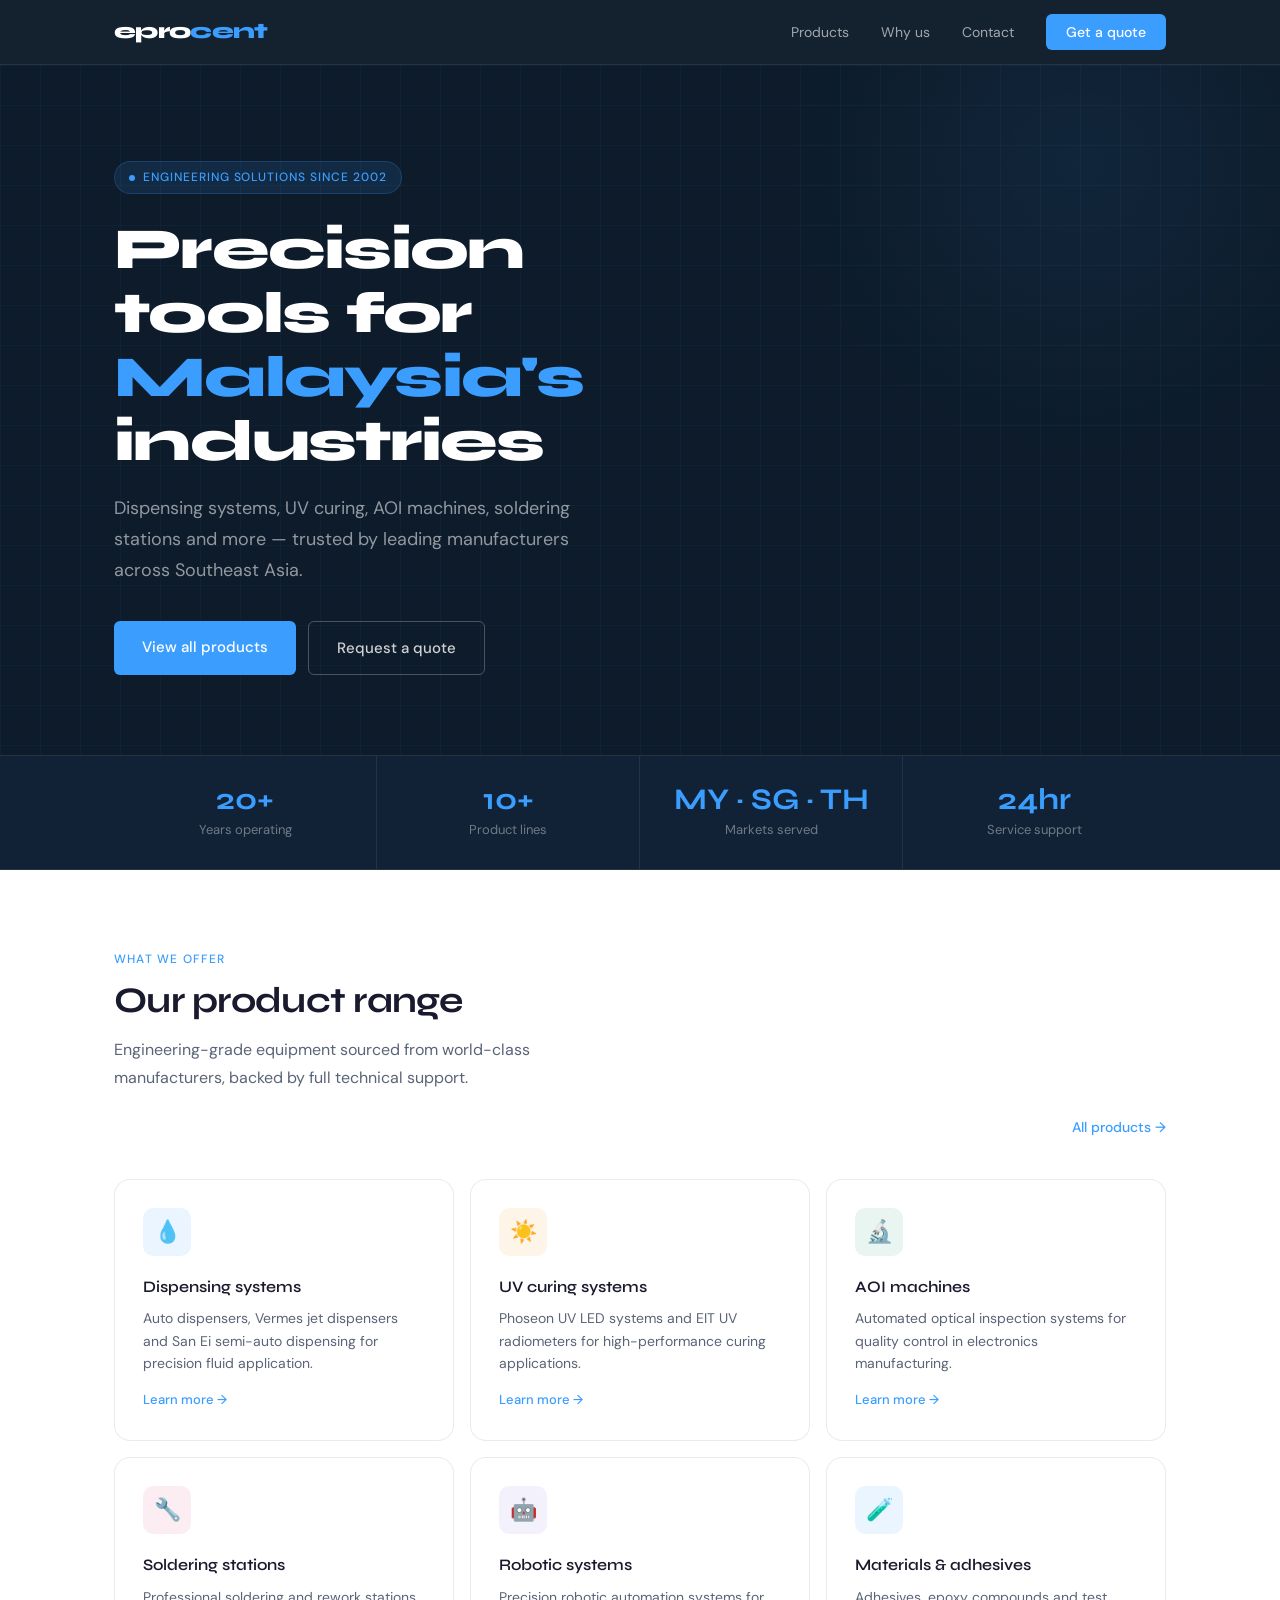
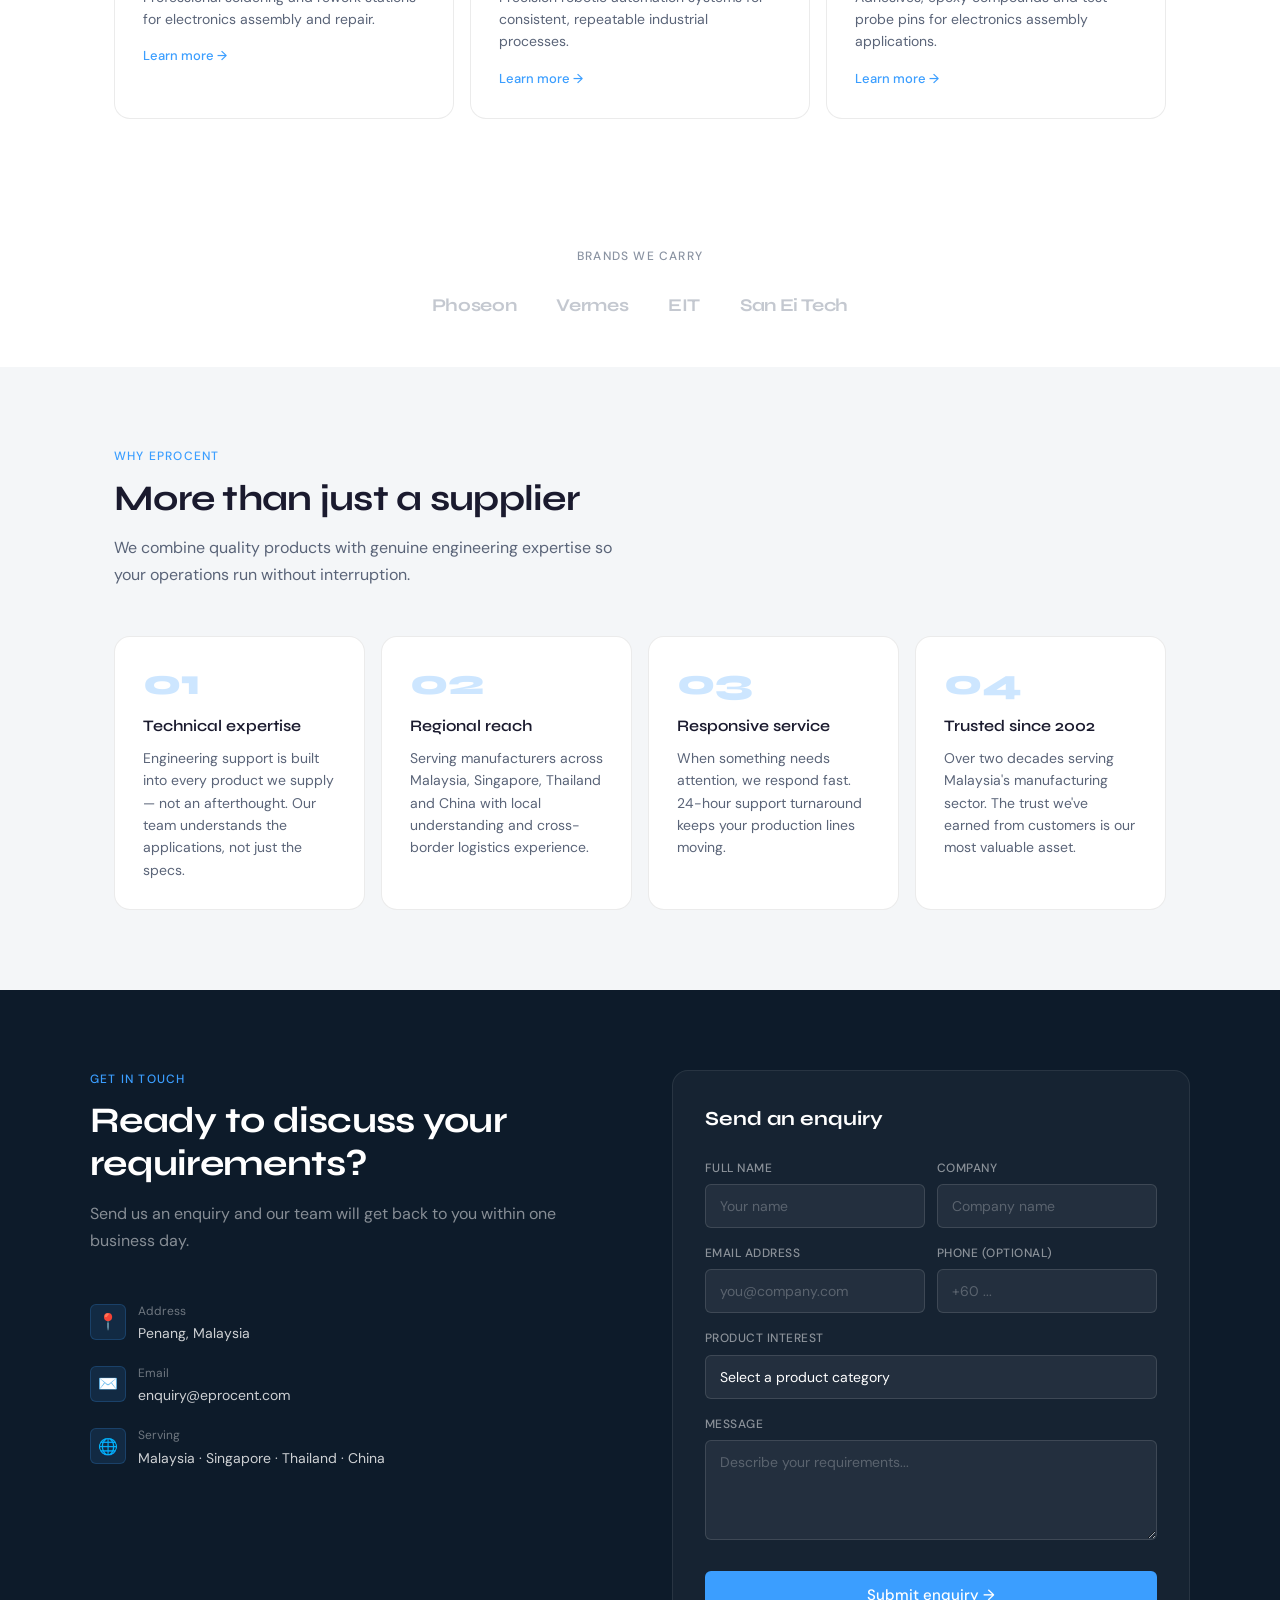
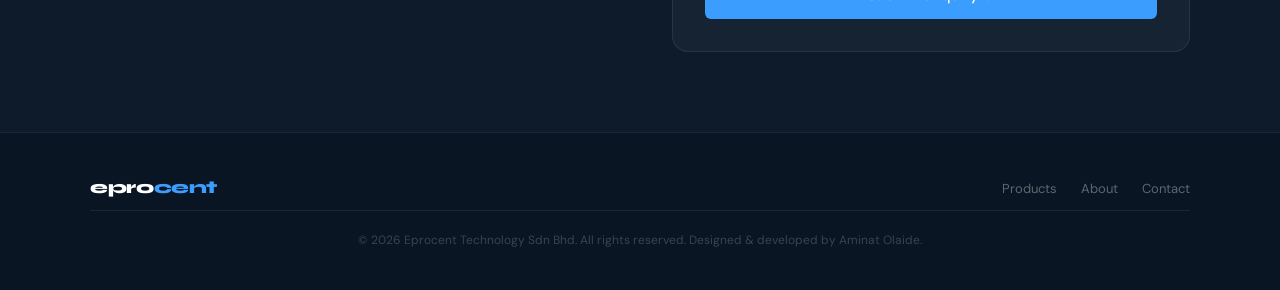
<file: index.html>
<!DOCTYPE html>
<html lang="en">
<head>
  <meta charset="UTF-8" />
  <meta name="viewport" content="width=device-width, initial-scale=1.0" />
  <meta name="description" content="Eprocent Technology Sdn Bhd — Engineering solutions for dispensing systems, UV curing, AOI machines, soldering and more. Serving Malaysia, Singapore and Thailand since 2002." />
  <meta name="keywords" content="dispensing system Malaysia, UV curing system, AOI machine, soldering station, Eprocent Technology Penang" />
  <title>Eprocent Technology Sdn Bhd | Engineering Solutions Malaysia</title>
  <link rel="stylesheet" href="style.css" />
</head>
<body>

  <!-- NAVIGATION -->
  <nav>
    <div class="nav-inner">
      <a href="index.html" class="nav-logo">epro<span>cent</span></a>
      <ul class="nav-links" id="navLinks">
        <li><a href="#products">Products</a></li>
        <li><a href="#why">Why us</a></li>
        <li><a href="#contact">Contact</a></li>
        <li><a href="#contact" class="nav-cta">Get a quote</a></li>
      </ul>
      <button class="hamburger" id="hamburger" aria-label="Open navigation menu">
        <span></span><span></span><span></span>
      </button>
    </div>
  </nav>

  <!-- HERO -->
  <section class="hero">
    <div class="hero-inner container">
      <div class="hero-badge">Engineering solutions since 2002</div>
      <h1 class="hero-h1">Precision tools for<br><em>Malaysia's</em> industries</h1>
      <p class="hero-sub">Dispensing systems, UV curing, AOI machines, soldering stations and more — trusted by leading manufacturers across Southeast Asia.</p>
      <div class="hero-actions">
        <a href="#products" class="btn-primary">View all products</a>
        <a href="#contact" class="btn-ghost">Request a quote</a>
      </div>
    </div>
  </section>

  <!-- STATS -->
  <div class="stats">
    <div class="stats-inner">
      <div class="stat-item">
        <div class="stat-number">20+</div>
        <div class="stat-label">Years operating</div>
      </div>
      <div class="stat-item">
        <div class="stat-number">10+</div>
        <div class="stat-label">Product lines</div>
      </div>
      <div class="stat-item">
        <div class="stat-number">MY · SG · TH</div>
        <div class="stat-label">Markets served</div>
      </div>
      <div class="stat-item">
        <div class="stat-number">24hr</div>
        <div class="stat-label">Service support</div>
      </div>
    </div>
  </div>

  <!-- PRODUCTS -->
  <section class="products" id="products">
    <div class="container">
      <div class="products-header">
        <div>
          <p class="section-label">What we offer</p>
          <h2 class="section-title">Our product range</h2>
          <p class="section-sub">Engineering-grade equipment sourced from world-class manufacturers, backed by full technical support.</p>
        </div>
        <a href="products.html" class="see-all">All products →</a>
      </div>

      <div class="products-grid">
        <a href="dispensing.html" class="product-card">
          <div class="product-icon" style="background:rgba(59,158,255,0.1);">💧</div>
          <div class="product-name">Dispensing systems</div>
          <p class="product-desc">Auto dispensers, Vermes jet dispensers and San Ei semi-auto dispensing for precision fluid application.</p>
          <span class="product-link">Learn more →</span>
        </a>
        <a href="uv_curing.html" class="product-card">
          <div class="product-icon" style="background:rgba(239,159,39,0.1);">☀️</div>
          <div class="product-name">UV curing systems</div>
          <p class="product-desc">Phoseon UV LED systems and EIT UV radiometers for high-performance curing applications.</p>
          <span class="product-link">Learn more →</span>
        </a>
        <a href="aoi.html" class="product-card">
          <div class="product-icon" style="background:rgba(29,158,117,0.1);">🔬</div>
          <div class="product-name">AOI machines</div>
          <p class="product-desc">Automated optical inspection systems for quality control in electronics manufacturing.</p>
          <span class="product-link">Learn more →</span>
        </a>
        <a href="soldering.html" class="product-card">
          <div class="product-icon" style="background:rgba(212,83,126,0.1);">🔧</div>
          <div class="product-name">Soldering stations</div>
          <p class="product-desc">Professional soldering and rework stations for electronics assembly and repair.</p>
          <span class="product-link">Learn more →</span>
        </a>
        <a href="robotic.html" class="product-card">
          <div class="product-icon" style="background:rgba(127,119,221,0.1);">🤖</div>
          <div class="product-name">Robotic systems</div>
          <p class="product-desc">Precision robotic automation systems for consistent, repeatable industrial processes.</p>
          <span class="product-link">Learn more →</span>
        </a>
        <a href="material.html" class="product-card">
          <div class="product-icon" style="background:rgba(59,158,255,0.1);">🧪</div>
          <div class="product-name">Materials & adhesives</div>
          <p class="product-desc">Adhesives, epoxy compounds and test probe pins for electronics assembly applications.</p>
          <span class="product-link">Learn more →</span>
        </a>
      </div>
    </div>
  </section>

  <!-- PARTNERS -->
  <div class="partners">
    <p class="partners-label">Brands we carry</p>
    <div class="partners-row">
      <span class="partner-name">Phoseon</span>
      <span class="partner-name">Vermes</span>
      <span class="partner-name">EIT</span>
      <span class="partner-name">San Ei Tech</span>
    </div>
  </div>

  <!-- WHY US -->
  <section class="why" id="why">
    <div class="container">
      <p class="section-label">Why Eprocent</p>
      <h2 class="section-title">More than just a supplier</h2>
      <p class="section-sub">We combine quality products with genuine engineering expertise so your operations run without interruption.</p>
      <div class="why-grid">
        <div class="why-card">
          <div class="why-num">01</div>
          <div class="why-title">Technical expertise</div>
          <p class="why-body">Engineering support is built into every product we supply — not an afterthought. Our team understands the applications, not just the specs.</p>
        </div>
        <div class="why-card">
          <div class="why-num">02</div>
          <div class="why-title">Regional reach</div>
          <p class="why-body">Serving manufacturers across Malaysia, Singapore, Thailand and China with local understanding and cross-border logistics experience.</p>
        </div>
        <div class="why-card">
          <div class="why-num">03</div>
          <div class="why-title">Responsive service</div>
          <p class="why-body">When something needs attention, we respond fast. 24-hour support turnaround keeps your production lines moving.</p>
        </div>
        <div class="why-card">
          <div class="why-num">04</div>
          <div class="why-title">Trusted since 2002</div>
          <p class="why-body">Over two decades serving Malaysia's manufacturing sector. The trust we've earned from customers is our most valuable asset.</p>
        </div>
      </div>
    </div>
  </section>

  <!-- CONTACT -->
  <section class="contact" id="contact">
    <div class="contact-inner">
      <div class="contact-info">
        <p class="section-label">Get in touch</p>
        <h2 class="section-title">Ready to discuss your requirements?</h2>
        <p class="section-sub">Send us an enquiry and our team will get back to you within one business day.</p>
        <div class="contact-detail">
          <div class="contact-icon">📍</div>
          <div>
            <div class="contact-detail-label">Address</div>
            <div class="contact-detail-value">Penang, Malaysia</div>
          </div>
        </div>
        <div class="contact-detail">
          <div class="contact-icon">✉️</div>
          <div>
            <div class="contact-detail-label">Email</div>
            <div class="contact-detail-value">enquiry@eprocent.com</div>
          </div>
        </div>
        <div class="contact-detail">
          <div class="contact-icon">🌐</div>
          <div>
            <div class="contact-detail-label">Serving</div>
            <div class="contact-detail-value">Malaysia · Singapore · Thailand · China</div>
          </div>
        </div>
      </div>

      <div class="contact-form">
        <div class="form-title">Send an enquiry</div>
        <form id="contactForm">
          <div class="form-row">
            <div class="form-group">
              <label for="name">Full name</label>
              <input type="text" id="name" placeholder="Your name" required />
            </div>
            <div class="form-group">
              <label for="company">Company</label>
              <input type="text" id="company" placeholder="Company name" />
            </div>
          </div>
          <div class="form-row">
            <div class="form-group">
              <label for="email">Email address</label>
              <input type="email" id="email" placeholder="you@company.com" required />
            </div>
            <div class="form-group">
              <label for="phone">Phone (optional)</label>
              <input type="tel" id="phone" placeholder="+60 ..." />
            </div>
          </div>
          <div class="form-group">
            <label for="product">Product interest</label>
            <select id="product">
              <option value="">Select a product category</option>
              <option>Dispensing systems</option>
              <option>UV curing systems</option>
              <option>AOI machines</option>
              <option>Soldering stations</option>
              <option>Robotic systems</option>
              <option>Materials &amp; adhesives</option>
              <option>Other / not sure</option>
            </select>
          </div>
          <div class="form-group">
            <label for="message">Message</label>
            <textarea id="message" placeholder="Describe your requirements..."></textarea>
          </div>
          <button type="submit" class="form-submit" id="submitBtn">Submit enquiry →</button>
        </form>
      </div>
    </div>
  </section>

  <!-- FOOTER -->
  <footer>
    <div class="footer-inner">
      <div class="footer-logo">epro<span>cent</span></div>
      <ul class="footer-links">
        <li><a href="#products">Products</a></li>
        <li><a href="about.html">About</a></li>
        <li><a href="#contact">Contact</a></li>
      </ul>
    </div>
    <div class="footer-inner">
      <p class="footer-copy">© 2026 Eprocent Technology Sdn Bhd. All rights reserved. Designed &amp; developed by Aminat Olaide.</p>
    </div>
  </footer>

  <script src="main.js"></script>
</body>
</html>
</file>
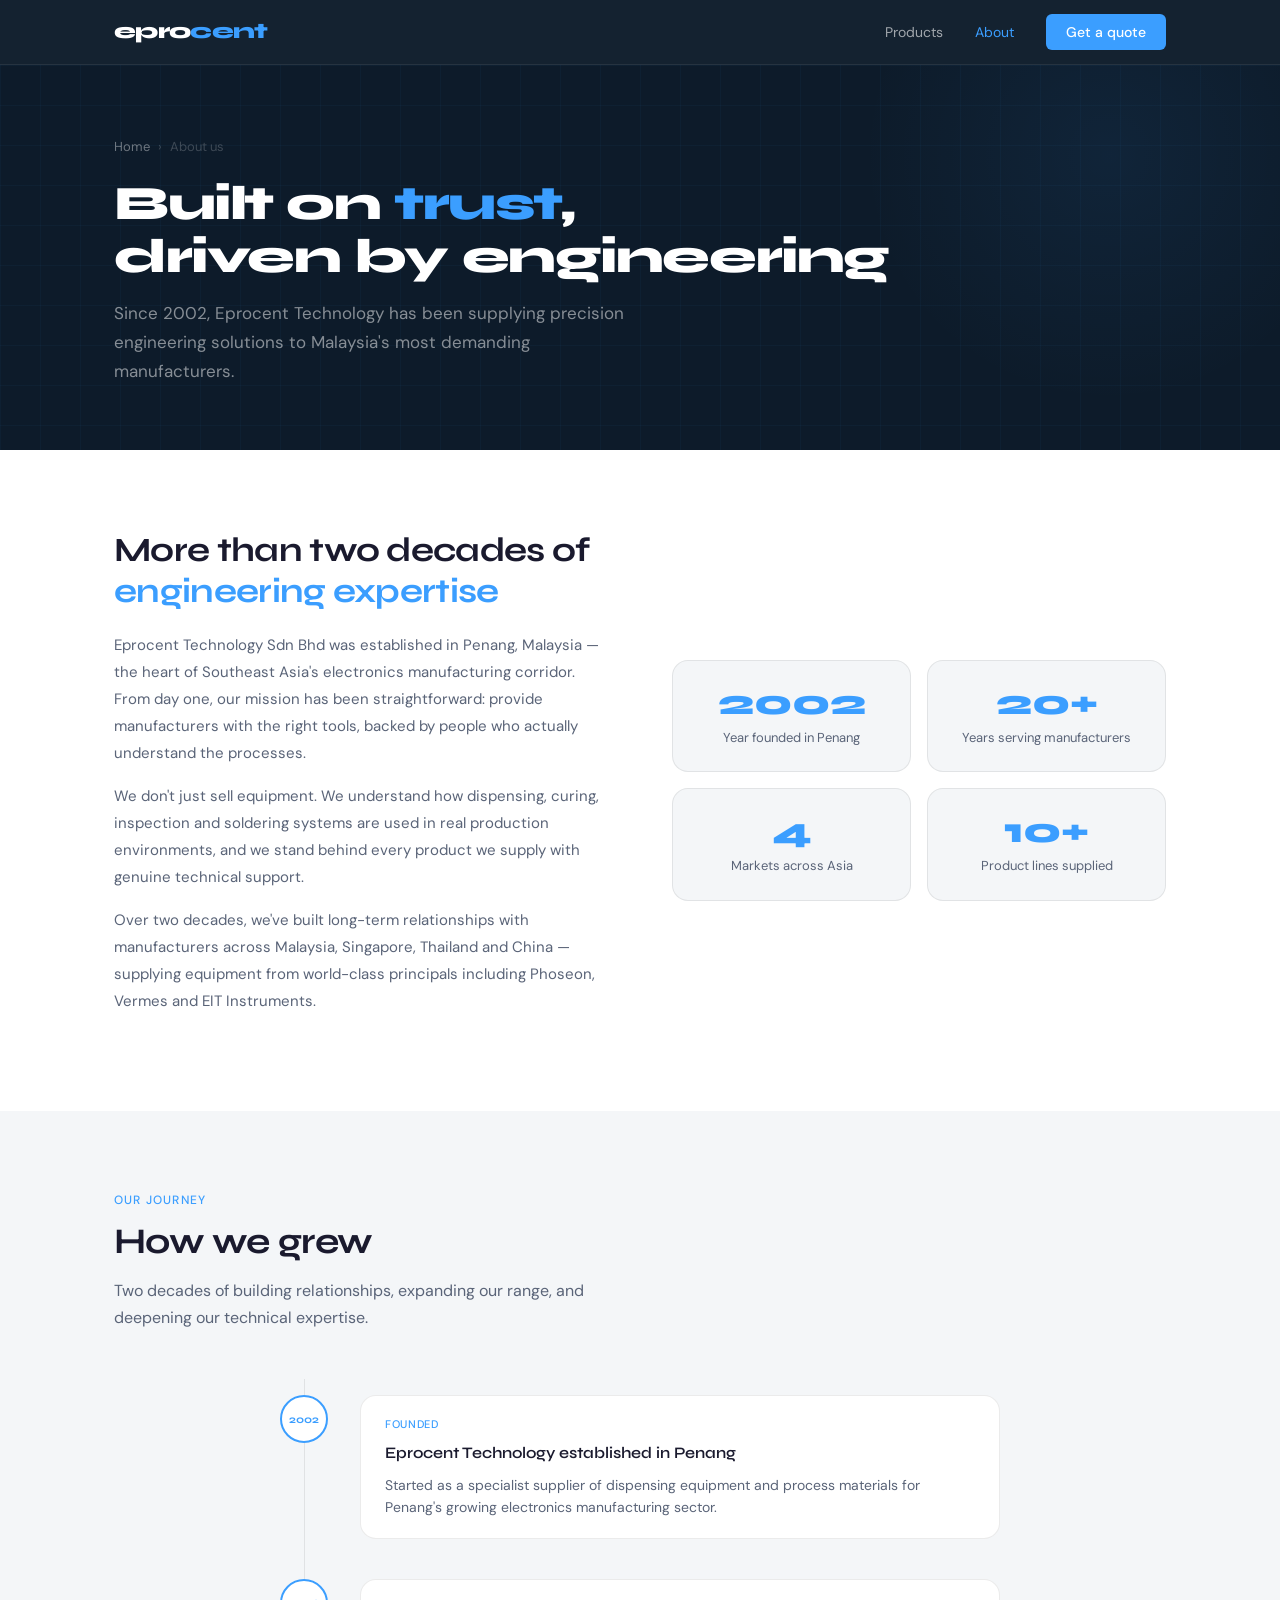
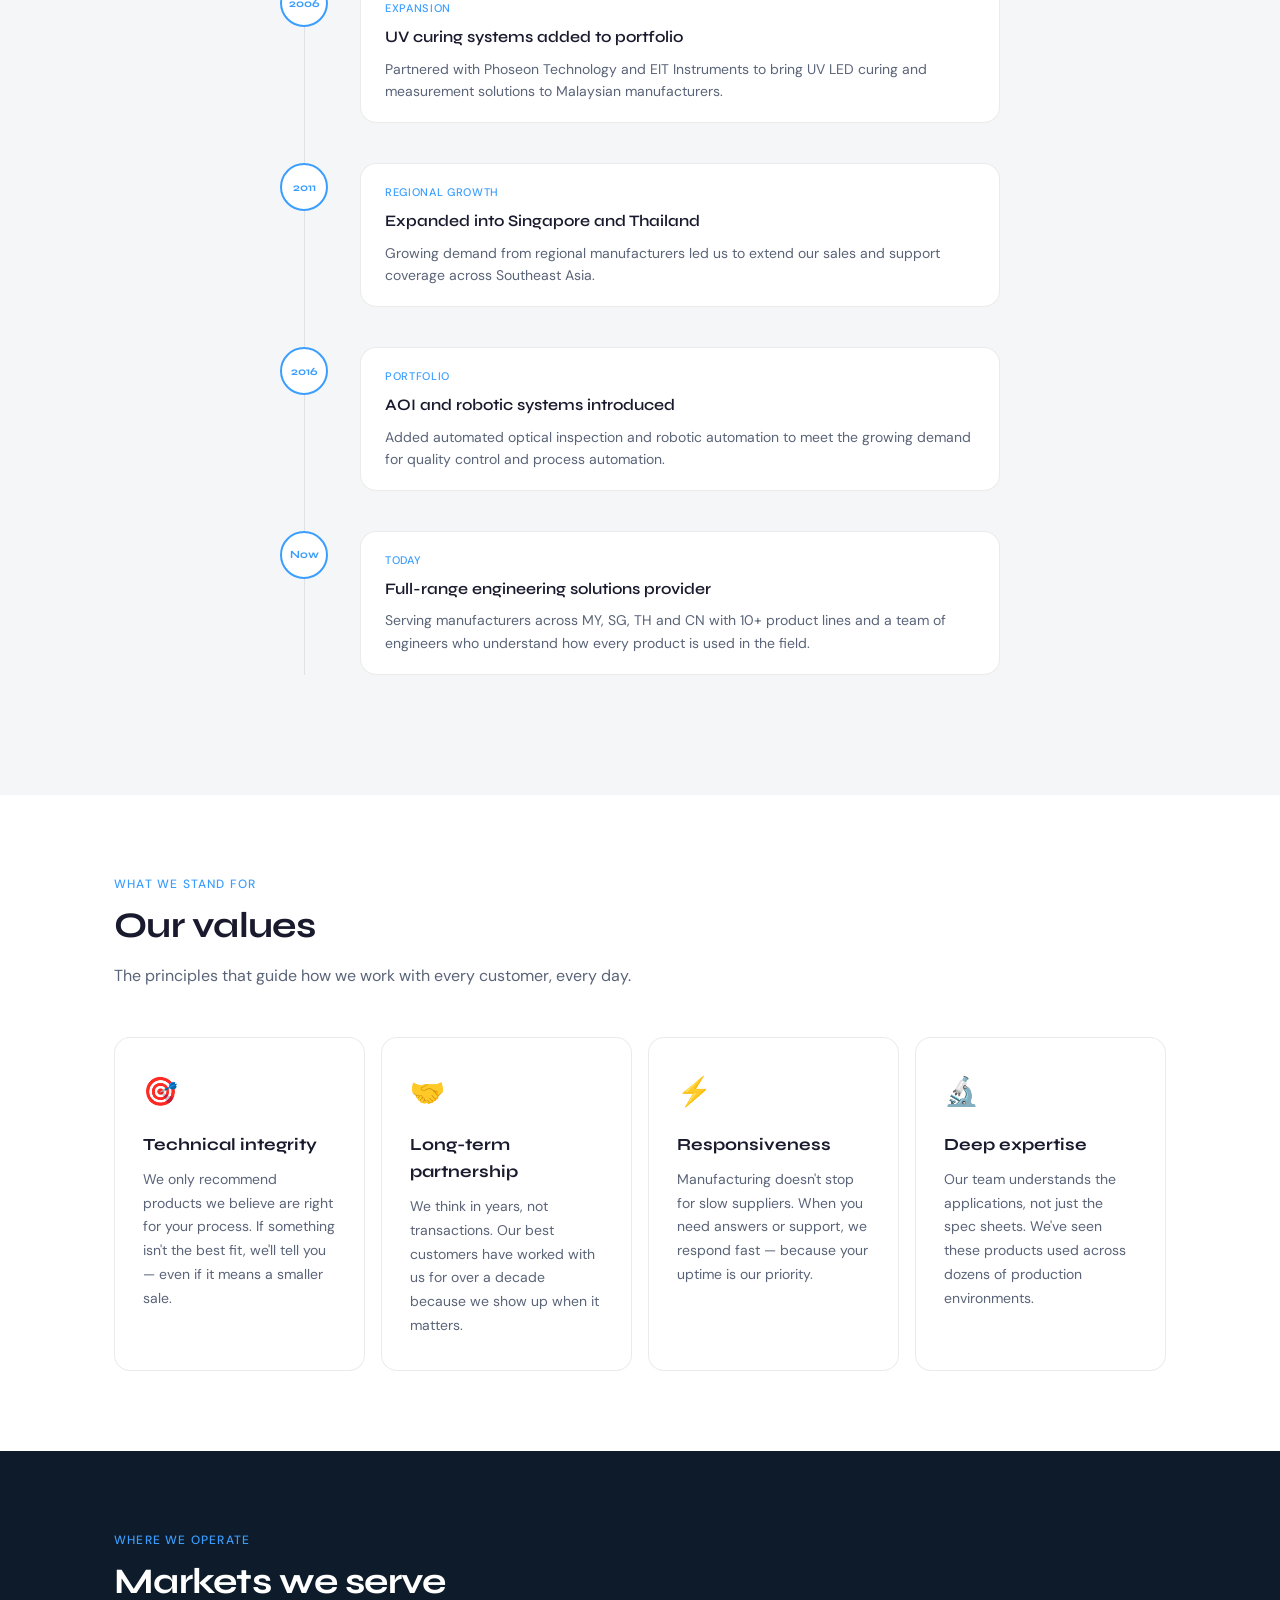
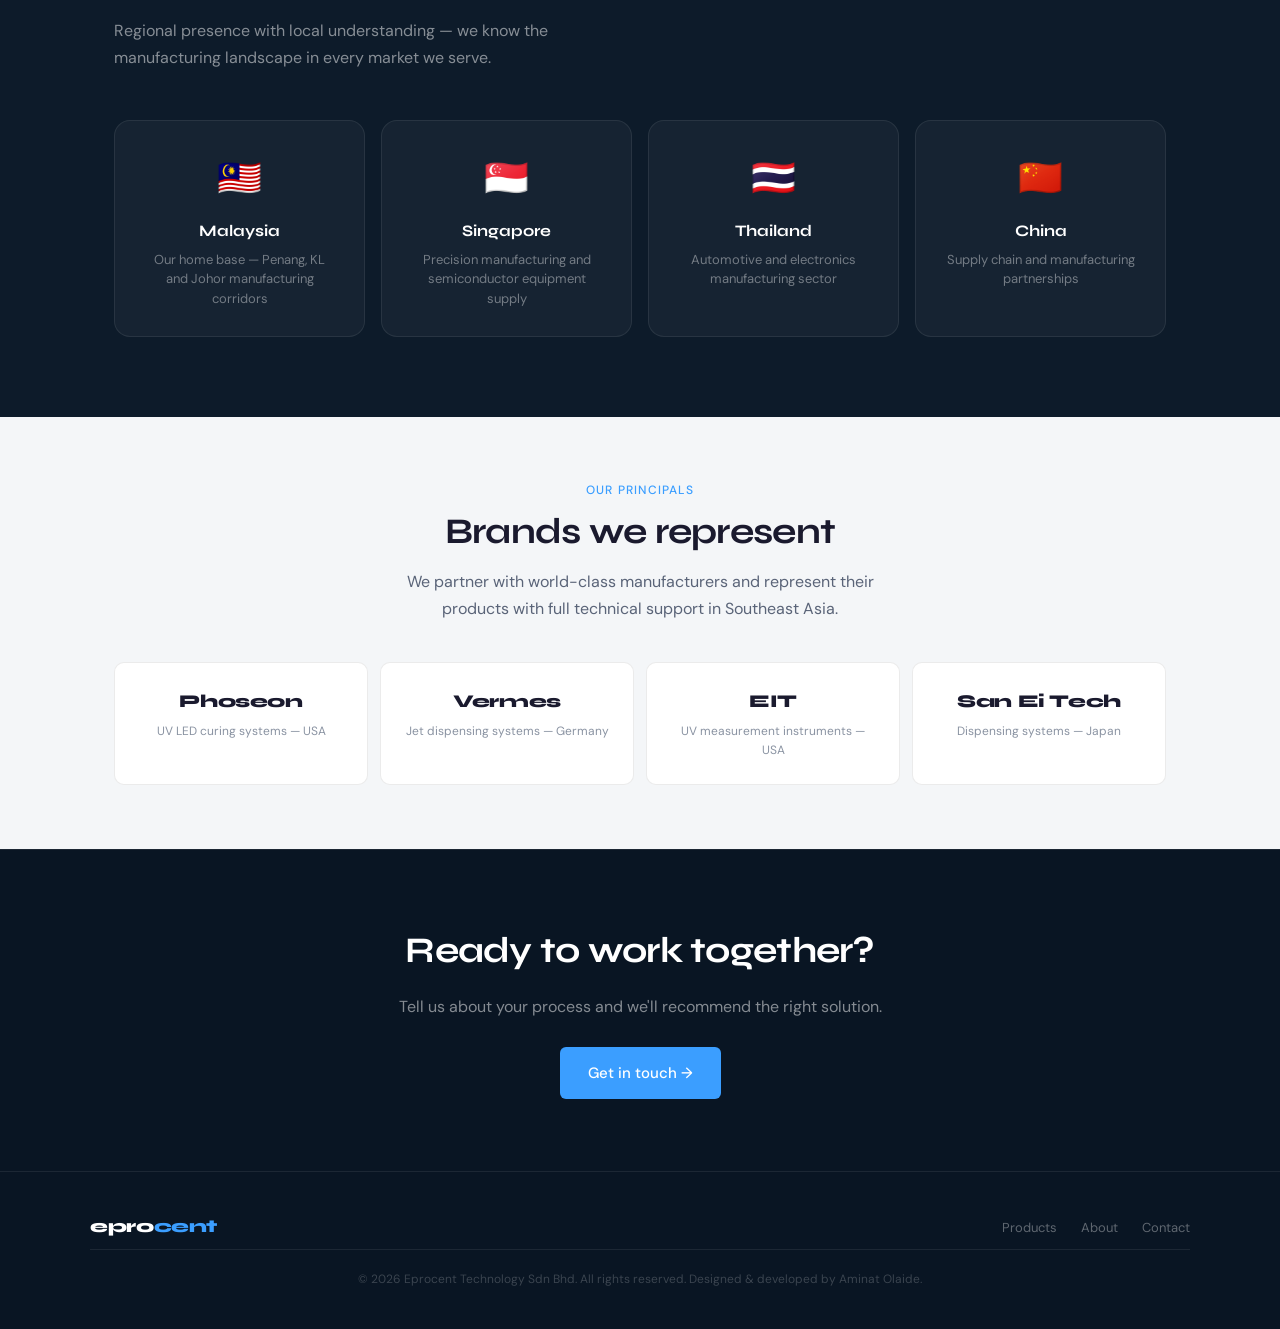
<file: about.html>
<!DOCTYPE html>
<html lang="en">
<head>
  <meta charset="UTF-8" />
  <meta name="viewport" content="width=device-width, initial-scale=1.0" />
  <meta name="description" content="About Eprocent Technology Sdn Bhd — over 20 years supplying engineering solutions to Malaysia's manufacturing sector from our base in Penang." />
  <title>About Us | Eprocent Technology Sdn Bhd</title>
  <link rel="stylesheet" href="style.css" />
  <style>
    /* ── PAGE HERO ── */
    .page-hero {
      background: var(--navy);
      padding: 72px 24px 64px;
      position: relative;
      overflow: hidden;
    }
    .page-hero::before {
      content: '';
      position: absolute;
      inset: 0;
      background-image:
        linear-gradient(rgba(59,158,255,0.04) 1px, transparent 1px),
        linear-gradient(90deg, rgba(59,158,255,0.04) 1px, transparent 1px);
      background-size: 40px 40px;
    }
    .page-hero::after {
      content: '';
      position: absolute;
      top: -160px; right: -80px;
      width: 500px; height: 500px;
      background: radial-gradient(circle, rgba(59,158,255,0.07) 0%, transparent 70%);
      pointer-events: none;
    }
    .page-hero-inner { position: relative; z-index: 1; }
    .breadcrumb {
      display: flex;
      align-items: center;
      gap: 8px;
      font-size: 13px;
      color: rgba(255,255,255,0.4);
      margin-bottom: 20px;
    }
    .breadcrumb a { color: rgba(255,255,255,0.4); text-decoration: none; transition: color var(--transition); }
    .breadcrumb a:hover { color: var(--accent); }
    .breadcrumb span { color: rgba(255,255,255,0.2); }
    .page-title {
      font-family: 'Syne', sans-serif;
      font-weight: 800;
      font-size: clamp(32px, 4vw, 48px);
      color: var(--white);
      letter-spacing: -0.03em;
      line-height: 1.1;
      margin-bottom: 16px;
    }
    .page-title em { font-style: normal; color: var(--accent); }
    .page-sub {
      font-size: 17px;
      color: rgba(255,255,255,0.5);
      max-width: 540px;
      line-height: 1.7;
    }

    /* ── INTRO SPLIT ── */
    .intro { padding: 80px 24px; background: var(--white); }
    .intro-grid {
      display: grid;
      grid-template-columns: 1fr 1fr;
      gap: 64px;
      align-items: center;
    }
    .intro-text h2 {
      font-family: 'Syne', sans-serif;
      font-size: clamp(24px, 3vw, 34px);
      font-weight: 700;
      color: var(--text-main);
      letter-spacing: -0.02em;
      line-height: 1.2;
      margin-bottom: 20px;
    }
    .intro-text h2 em { font-style: normal; color: var(--accent); }
    .intro-text p { font-size: 15px; color: var(--text-sec); line-height: 1.8; margin-bottom: 16px; }

    .intro-stats {
      display: grid;
      grid-template-columns: 1fr 1fr;
      gap: 16px;
    }
    .intro-stat {
      background: var(--off-white);
      border: 0.5px solid var(--border);
      border-radius: var(--radius-lg);
      padding: 24px;
      text-align: center;
    }
    .intro-stat-num {
      font-family: 'Syne', sans-serif;
      font-size: 36px;
      font-weight: 800;
      color: var(--accent);
      line-height: 1;
      margin-bottom: 8px;
    }
    .intro-stat-label { font-size: 13px; color: var(--text-sec); line-height: 1.4; }

    /* ── TIMELINE ── */
    .timeline-section { padding: 80px 24px; background: var(--off-white); }
    .timeline { position: relative; max-width: 720px; margin: 0 auto; padding-top: 16px; }
    .timeline::before {
      content: '';
      position: absolute;
      left: 24px;
      top: 0; bottom: 0;
      width: 1px;
      background: var(--border);
    }
    .timeline-item {
      display: flex;
      gap: 32px;
      margin-bottom: 40px;
      position: relative;
    }
    .timeline-dot {
      width: 48px;
      height: 48px;
      border-radius: 50%;
      background: var(--white);
      border: 2px solid var(--accent);
      display: flex;
      align-items: center;
      justify-content: center;
      flex-shrink: 0;
      font-family: 'Syne', sans-serif;
      font-size: 11px;
      font-weight: 700;
      color: var(--accent);
      z-index: 1;
    }
    .timeline-content {
      background: var(--white);
      border: 0.5px solid var(--border);
      border-radius: var(--radius-lg);
      padding: 20px 24px;
      flex: 1;
    }
    .timeline-year {
      font-size: 11px;
      font-weight: 500;
      letter-spacing: 0.06em;
      text-transform: uppercase;
      color: var(--accent);
      margin-bottom: 6px;
    }
    .timeline-title {
      font-family: 'Syne', sans-serif;
      font-size: 16px;
      font-weight: 600;
      color: var(--text-main);
      margin-bottom: 8px;
    }
    .timeline-body { font-size: 14px; color: var(--text-sec); line-height: 1.6; }

    /* ── VALUES ── */
    .values-section { padding: 80px 24px; background: var(--white); }
    .values-grid {
      display: grid;
      grid-template-columns: repeat(auto-fit, minmax(240px, 1fr));
      gap: 16px;
      margin-top: 48px;
    }
    .value-card {
      border: 0.5px solid var(--border);
      border-radius: var(--radius-lg);
      padding: 32px 28px;
      background: var(--white);
      transition: border-color var(--transition), transform var(--transition);
    }
    .value-card:hover { border-color: var(--accent); transform: translateY(-2px); }
    .value-icon {
      font-size: 28px;
      margin-bottom: 16px;
    }
    .value-title {
      font-family: 'Syne', sans-serif;
      font-size: 17px;
      font-weight: 700;
      color: var(--text-main);
      margin-bottom: 10px;
    }
    .value-body { font-size: 14px; color: var(--text-sec); line-height: 1.7; }

    /* ── MARKETS ── */
    .markets-section { padding: 80px 24px; background: var(--navy); }
    .markets-section .section-title { color: var(--white); }
    .markets-section .section-sub   { color: rgba(255,255,255,0.5); }
    .markets-grid {
      display: grid;
      grid-template-columns: repeat(auto-fit, minmax(200px, 1fr));
      gap: 16px;
      margin-top: 48px;
    }
    .market-card {
      background: rgba(255,255,255,0.04);
      border: 0.5px solid var(--border-lt);
      border-radius: var(--radius-lg);
      padding: 28px;
      text-align: center;
      transition: background var(--transition), border-color var(--transition);
    }
    .market-card:hover { background: rgba(59,158,255,0.08); border-color: rgba(59,158,255,0.3); }
    .market-flag { font-size: 36px; margin-bottom: 12px; }
    .market-name {
      font-family: 'Syne', sans-serif;
      font-size: 16px;
      font-weight: 700;
      color: var(--white);
      margin-bottom: 6px;
    }
    .market-desc { font-size: 13px; color: rgba(255,255,255,0.4); line-height: 1.5; }

    /* ── PARTNERS ── */
    .partners-section { padding: 64px 24px; background: var(--off-white); }
    .partners-section .section-title { text-align: center; }
    .partners-section .section-sub { text-align: center; margin: 0 auto 40px; }
    .brand-grid {
      display: grid;
      grid-template-columns: repeat(auto-fit, minmax(180px, 1fr));
      gap: 12px;
      max-width: var(--max-w);
      margin: 0 auto;
    }
    .brand-card {
      background: var(--white);
      border: 0.5px solid var(--border);
      border-radius: var(--radius-md);
      padding: 24px;
      text-align: center;
      transition: border-color var(--transition);
    }
    .brand-card:hover { border-color: var(--accent); }
    .brand-card-name {
      font-family: 'Syne', sans-serif;
      font-size: 18px;
      font-weight: 800;
      color: var(--text-main);
      letter-spacing: -0.02em;
      margin-bottom: 6px;
    }
    .brand-card-desc { font-size: 12px; color: var(--text-muted); }

    /* ── CTA ── */
    .cta-band {
      background: var(--navy-deep);
      padding: 72px 24px;
      text-align: center;
      border-top: 0.5px solid var(--border-lt);
    }
    .cta-band h2 {
      font-family: 'Syne', sans-serif;
      font-size: clamp(24px, 3vw, 36px);
      font-weight: 700;
      color: var(--white);
      letter-spacing: -0.02em;
      margin-bottom: 14px;
    }
    .cta-band p { font-size: 16px; color: rgba(255,255,255,0.5); margin-bottom: 28px; }

    /* ── RESPONSIVE ── */
    @media (max-width: 768px) {
      .intro-grid { grid-template-columns: 1fr; gap: 40px; }
      .timeline::before { left: 20px; }
    }
  </style>
</head>
<body>

  <!-- NAVIGATION -->
  <nav>
    <div class="nav-inner">
      <a href="index.html" class="nav-logo">epro<span>cent</span></a>
      <ul class="nav-links" id="navLinks">
        <li><a href="products.html">Products</a></li>
        <li><a href="about.html">About</a></li>
        <li><a href="index.html#contact" class="nav-cta">Get a quote</a></li>
      </ul>
      <button class="hamburger" id="hamburger" aria-label="Open navigation menu">
        <span></span><span></span><span></span>
      </button>
    </div>
  </nav>

  <!-- PAGE HERO -->
  <div class="page-hero">
    <div class="page-hero-inner container">
      <div class="breadcrumb">
        <a href="index.html">Home</a>
        <span>›</span>
        <span>About us</span>
      </div>
      <h1 class="page-title">Built on <em>trust</em>,<br>driven by engineering</h1>
      <p class="page-sub">Since 2002, Eprocent Technology has been supplying precision engineering solutions to Malaysia's most demanding manufacturers.</p>
    </div>
  </div>

  <!-- INTRO -->
  <section class="intro">
    <div class="container">
      <div class="intro-grid">
        <div class="intro-text reveal">
          <h2>More than two decades of <em>engineering expertise</em></h2>
          <p>Eprocent Technology Sdn Bhd was established in Penang, Malaysia — the heart of Southeast Asia's electronics manufacturing corridor. From day one, our mission has been straightforward: provide manufacturers with the right tools, backed by people who actually understand the processes.</p>
          <p>We don't just sell equipment. We understand how dispensing, curing, inspection and soldering systems are used in real production environments, and we stand behind every product we supply with genuine technical support.</p>
          <p>Over two decades, we've built long-term relationships with manufacturers across Malaysia, Singapore, Thailand and China — supplying equipment from world-class principals including Phoseon, Vermes and EIT Instruments.</p>
        </div>
        <div class="intro-stats reveal">
          <div class="intro-stat">
            <div class="intro-stat-num">2002</div>
            <div class="intro-stat-label">Year founded in Penang</div>
          </div>
          <div class="intro-stat">
            <div class="intro-stat-num">20+</div>
            <div class="intro-stat-label">Years serving manufacturers</div>
          </div>
          <div class="intro-stat">
            <div class="intro-stat-num">4</div>
            <div class="intro-stat-label">Markets across Asia</div>
          </div>
          <div class="intro-stat">
            <div class="intro-stat-num">10+</div>
            <div class="intro-stat-label">Product lines supplied</div>
          </div>
        </div>
      </div>
    </div>
  </section>

  <!-- TIMELINE -->
  <section class="timeline-section">
    <div class="container">
      <p class="section-label">Our journey</p>
      <h2 class="section-title">How we grew</h2>
      <p class="section-sub">Two decades of building relationships, expanding our range, and deepening our technical expertise.</p>

      <div class="timeline">
        <div class="timeline-item reveal">
          <div class="timeline-dot">2002</div>
          <div class="timeline-content">
            <div class="timeline-year">Founded</div>
            <div class="timeline-title">Eprocent Technology established in Penang</div>
            <p class="timeline-body">Started as a specialist supplier of dispensing equipment and process materials for Penang's growing electronics manufacturing sector.</p>
          </div>
        </div>
        <div class="timeline-item reveal">
          <div class="timeline-dot">2006</div>
          <div class="timeline-content">
            <div class="timeline-year">Expansion</div>
            <div class="timeline-title">UV curing systems added to portfolio</div>
            <p class="timeline-body">Partnered with Phoseon Technology and EIT Instruments to bring UV LED curing and measurement solutions to Malaysian manufacturers.</p>
          </div>
        </div>
        <div class="timeline-item reveal">
          <div class="timeline-dot">2011</div>
          <div class="timeline-content">
            <div class="timeline-year">Regional growth</div>
            <div class="timeline-title">Expanded into Singapore and Thailand</div>
            <p class="timeline-body">Growing demand from regional manufacturers led us to extend our sales and support coverage across Southeast Asia.</p>
          </div>
        </div>
        <div class="timeline-item reveal">
          <div class="timeline-dot">2016</div>
          <div class="timeline-content">
            <div class="timeline-year">Portfolio</div>
            <div class="timeline-title">AOI and robotic systems introduced</div>
            <p class="timeline-body">Added automated optical inspection and robotic automation to meet the growing demand for quality control and process automation.</p>
          </div>
        </div>
        <div class="timeline-item reveal">
          <div class="timeline-dot">Now</div>
          <div class="timeline-content">
            <div class="timeline-year">Today</div>
            <div class="timeline-title">Full-range engineering solutions provider</div>
            <p class="timeline-body">Serving manufacturers across MY, SG, TH and CN with 10+ product lines and a team of engineers who understand how every product is used in the field.</p>
          </div>
        </div>
      </div>
    </div>
  </section>

  <!-- VALUES -->
  <section class="values-section">
    <div class="container">
      <p class="section-label">What we stand for</p>
      <h2 class="section-title">Our values</h2>
      <p class="section-sub">The principles that guide how we work with every customer, every day.</p>
      <div class="values-grid">
        <div class="value-card reveal">
          <div class="value-icon">🎯</div>
          <div class="value-title">Technical integrity</div>
          <p class="value-body">We only recommend products we believe are right for your process. If something isn't the best fit, we'll tell you — even if it means a smaller sale.</p>
        </div>
        <div class="value-card reveal">
          <div class="value-icon">🤝</div>
          <div class="value-title">Long-term partnership</div>
          <p class="value-body">We think in years, not transactions. Our best customers have worked with us for over a decade because we show up when it matters.</p>
        </div>
        <div class="value-card reveal">
          <div class="value-icon">⚡</div>
          <div class="value-title">Responsiveness</div>
          <p class="value-body">Manufacturing doesn't stop for slow suppliers. When you need answers or support, we respond fast — because your uptime is our priority.</p>
        </div>
        <div class="value-card reveal">
          <div class="value-icon">🔬</div>
          <div class="value-title">Deep expertise</div>
          <p class="value-body">Our team understands the applications, not just the spec sheets. We've seen these products used across dozens of production environments.</p>
        </div>
      </div>
    </div>
  </section>

  <!-- MARKETS -->
  <section class="markets-section">
    <div class="container">
      <p class="section-label">Where we operate</p>
      <h2 class="section-title">Markets we serve</h2>
      <p class="section-sub">Regional presence with local understanding — we know the manufacturing landscape in every market we serve.</p>
      <div class="markets-grid">
        <div class="market-card reveal">
          <div class="market-flag">🇲🇾</div>
          <div class="market-name">Malaysia</div>
          <p class="market-desc">Our home base — Penang, KL and Johor manufacturing corridors</p>
        </div>
        <div class="market-card reveal">
          <div class="market-flag">🇸🇬</div>
          <div class="market-name">Singapore</div>
          <p class="market-desc">Precision manufacturing and semiconductor equipment supply</p>
        </div>
        <div class="market-card reveal">
          <div class="market-flag">🇹🇭</div>
          <div class="market-name">Thailand</div>
          <p class="market-desc">Automotive and electronics manufacturing sector</p>
        </div>
        <div class="market-card reveal">
          <div class="market-flag">🇨🇳</div>
          <div class="market-name">China</div>
          <p class="market-desc">Supply chain and manufacturing partnerships</p>
        </div>
      </div>
    </div>
  </section>

  <!-- BRAND PARTNERS -->
  <section class="partners-section">
    <div class="container">
      <p class="section-label" style="text-align:center;">Our principals</p>
      <h2 class="section-title">Brands we represent</h2>
      <p class="section-sub">We partner with world-class manufacturers and represent their products with full technical support in Southeast Asia.</p>
      <div class="brand-grid">
        <div class="brand-card reveal">
          <div class="brand-card-name">Phoseon</div>
          <p class="brand-card-desc">UV LED curing systems — USA</p>
        </div>
        <div class="brand-card reveal">
          <div class="brand-card-name">Vermes</div>
          <p class="brand-card-desc">Jet dispensing systems — Germany</p>
        </div>
        <div class="brand-card reveal">
          <div class="brand-card-name">EIT</div>
          <p class="brand-card-desc">UV measurement instruments — USA</p>
        </div>
        <div class="brand-card reveal">
          <div class="brand-card-name">San Ei Tech</div>
          <p class="brand-card-desc">Dispensing systems — Japan</p>
        </div>
      </div>
    </div>
  </section>

  <!-- CTA -->
  <div class="cta-band">
    <h2>Ready to work together?</h2>
    <p>Tell us about your process and we'll recommend the right solution.</p>
    <a href="index.html#contact" class="btn-primary">Get in touch →</a>
  </div>

  <!-- FOOTER -->
  <footer>
    <div class="footer-inner">
      <div class="footer-logo">epro<span>cent</span></div>
      <ul class="footer-links">
        <li><a href="products.html">Products</a></li>
        <li><a href="about.html">About</a></li>
        <li><a href="index.html#contact">Contact</a></li>
      </ul>
    </div>
    <div class="footer-inner">
      <p class="footer-copy">© 2026 Eprocent Technology Sdn Bhd. All rights reserved. Designed &amp; developed by Aminat Olaide.</p>
    </div>
  </footer>

  <script src="main.js"></script>
</body>
</html>
</file>
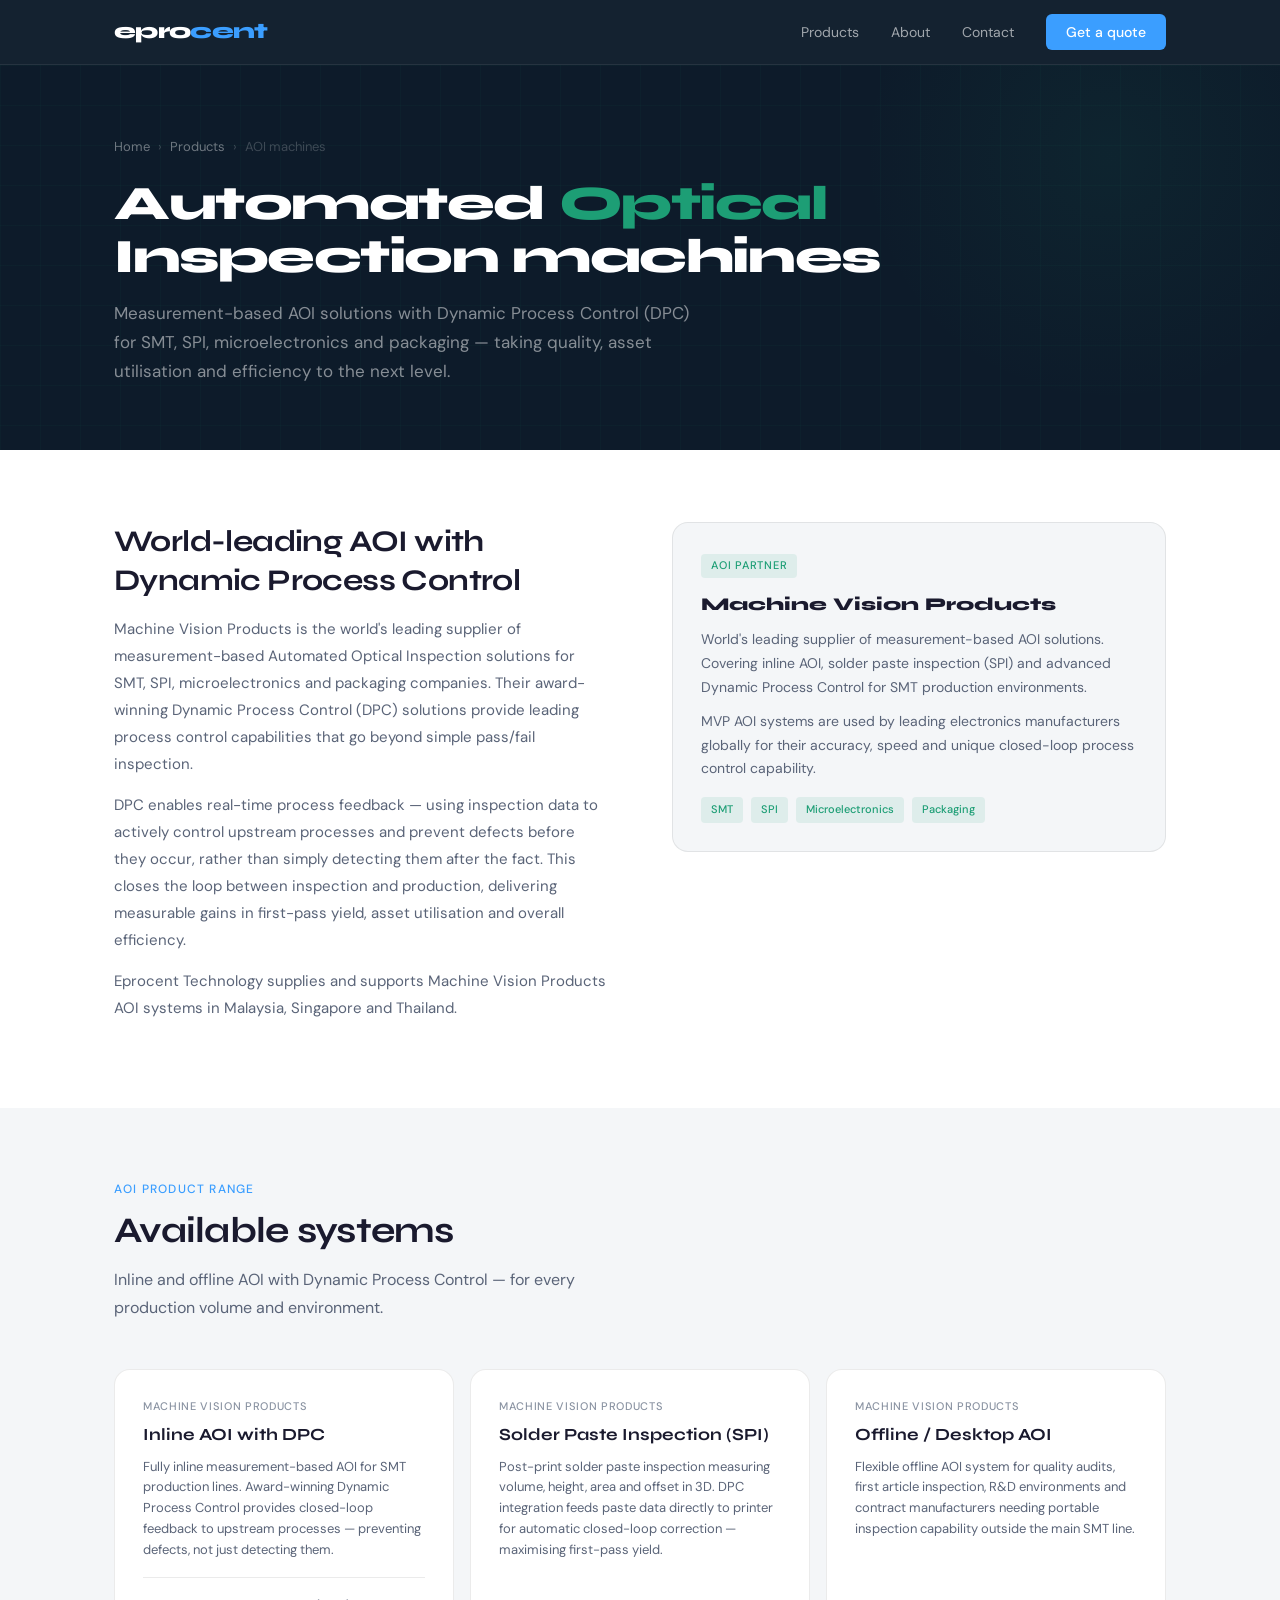
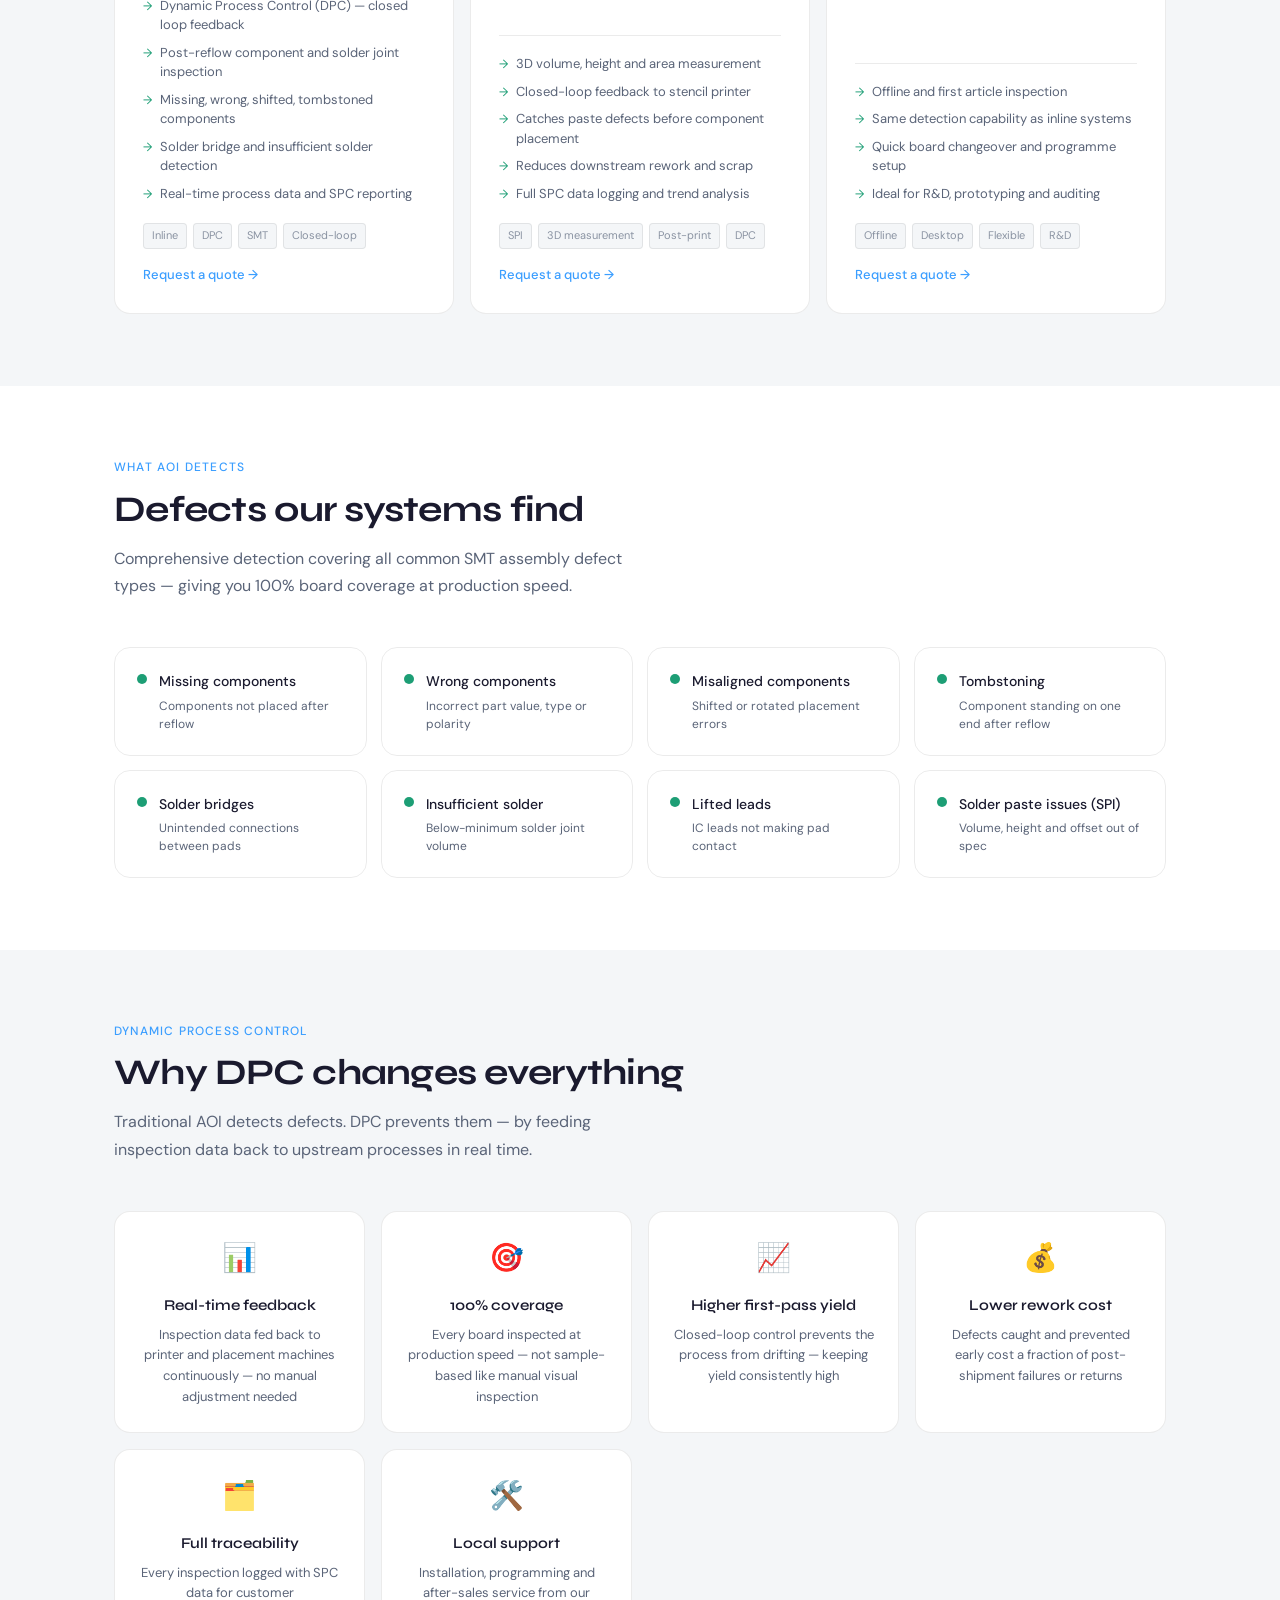
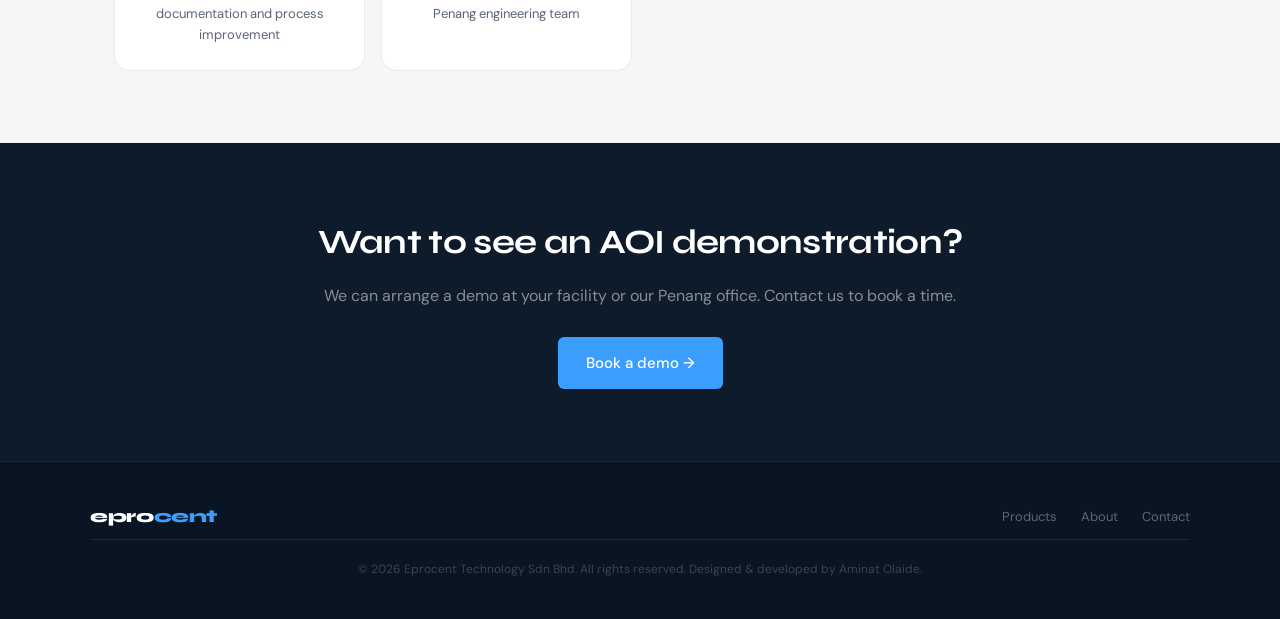
<file: aoi.html>
<!DOCTYPE html>
<html lang="en">
<head>
  <meta charset="UTF-8" />
  <meta name="viewport" content="width=device-width, initial-scale=1.0" />
  <meta name="description" content="Automated Optical Inspection (AOI) machines and Dynamic Process Control solutions for SMT, SPI, microelectronics and packaging — Eprocent Technology Malaysia." />
  <title>AOI Machines | Eprocent Technology</title>
  <link rel="stylesheet" href="style.css" />
  <style>
    .page-hero{background:var(--navy);padding:72px 24px 64px;position:relative;overflow:hidden}
    .page-hero::before{content:'';position:absolute;inset:0;background-image:linear-gradient(rgba(29,158,117,0.04) 1px,transparent 1px),linear-gradient(90deg,rgba(29,158,117,0.04) 1px,transparent 1px);background-size:40px 40px}
    .page-hero::after{content:'';position:absolute;top:-160px;right:-80px;width:500px;height:500px;background:radial-gradient(circle,rgba(29,158,117,0.07) 0%,transparent 70%);pointer-events:none}
    .page-hero-inner{position:relative;z-index:1}
    .breadcrumb{display:flex;align-items:center;gap:8px;font-size:13px;color:rgba(255,255,255,0.4);margin-bottom:20px}
    .breadcrumb a{color:rgba(255,255,255,0.4);text-decoration:none;transition:color var(--transition)}
    .breadcrumb a:hover{color:var(--accent)}
    .breadcrumb span{color:rgba(255,255,255,0.2)}
    .page-title{font-family:'Syne',sans-serif;font-weight:800;font-size:clamp(32px,4vw,48px);color:var(--white);letter-spacing:-0.03em;line-height:1.1;margin-bottom:16px}
    .page-title em{font-style:normal;color:#1D9E75}
    .page-sub{font-size:17px;color:rgba(255,255,255,0.5);max-width:580px;line-height:1.7}

    .overview{padding:72px 24px;background:var(--white)}
    .overview-grid{display:grid;grid-template-columns:1fr 1fr;gap:64px;align-items:start}
    .overview-text h2{font-family:'Syne',sans-serif;font-size:clamp(22px,2.5vw,30px);font-weight:700;color:var(--text-main);letter-spacing:-0.02em;margin-bottom:16px;line-height:1.3}
    .overview-text p{font-size:15px;color:var(--text-sec);line-height:1.8;margin-bottom:14px}
    .brand-block{border:0.5px solid var(--border);border-radius:var(--radius-lg);padding:28px;background:var(--off-white)}
    .brand-tag{display:inline-block;font-size:11px;font-weight:500;letter-spacing:0.07em;text-transform:uppercase;color:#1D9E75;background:rgba(29,158,117,0.1);padding:3px 10px;border-radius:4px;margin-bottom:12px}
    .brand-name{font-family:'Syne',sans-serif;font-size:18px;font-weight:800;color:var(--text-main);margin-bottom:10px}
    .brand-desc{font-size:14px;color:var(--text-sec);line-height:1.7;margin-bottom:10px}

    .products-section{padding:72px 24px;background:var(--off-white)}
    .item-grid{display:grid;grid-template-columns:repeat(auto-fill,minmax(270px,1fr));gap:16px;margin-top:40px}
    .item-card{background:var(--white);border:0.5px solid var(--border);border-radius:var(--radius-lg);padding:28px;transition:border-color var(--transition),transform var(--transition),box-shadow var(--transition);display:flex;flex-direction:column}
    .item-card:hover{border-color:#1D9E75;transform:translateY(-2px);box-shadow:0 8px 24px rgba(29,158,117,0.08)}
    .item-brand{font-size:11px;font-weight:500;letter-spacing:0.06em;text-transform:uppercase;color:var(--text-muted);margin-bottom:6px}
    .item-name{font-family:'Syne',sans-serif;font-size:17px;font-weight:700;color:var(--text-main);margin-bottom:8px}
    .item-desc{font-size:13px;color:var(--text-sec);line-height:1.6;margin-bottom:16px;flex:1}
    .feature-list{list-style:none;padding:0;border-top:0.5px solid var(--border);padding-top:14px;margin-bottom:16px}
    .feature-list li{font-size:13px;color:var(--text-sec);padding:4px 0;display:flex;align-items:flex-start;gap:8px;line-height:1.5}
    .feature-list li::before{content:'→';color:#1D9E75;font-size:12px;flex-shrink:0;margin-top:1px}
    .item-tags{display:flex;flex-wrap:wrap;gap:6px;margin-bottom:16px}
    .item-tag{font-size:11px;color:var(--text-muted);background:var(--off-white);padding:3px 8px;border-radius:4px;border:0.5px solid var(--border)}
    .enquire-btn{display:inline-block;font-size:13px;color:var(--accent);font-weight:500;text-decoration:none;margin-top:auto}

    .defect-section{padding:72px 24px;background:var(--white)}
    .defect-grid{display:grid;grid-template-columns:repeat(auto-fit,minmax(220px,1fr));gap:14px;margin-top:40px}
    .defect-card{border:0.5px solid var(--border);border-radius:var(--radius-lg);padding:22px;display:flex;align-items:flex-start;gap:12px}
    .defect-dot{width:10px;height:10px;border-radius:50%;background:#1D9E75;flex-shrink:0;margin-top:4px}
    .defect-name{font-size:14px;font-weight:500;color:var(--text-main);margin-bottom:4px}
    .defect-desc{font-size:12px;color:var(--text-sec);line-height:1.5}

    .dpc-section{padding:72px 24px;background:var(--off-white)}
    .dpc-grid{display:grid;grid-template-columns:repeat(auto-fit,minmax(200px,1fr));gap:16px;margin-top:40px}
    .dpc-card{background:var(--white);border:0.5px solid var(--border);border-radius:var(--radius-lg);padding:24px;text-align:center}
    .dpc-icon{font-size:28px;margin-bottom:12px}
    .dpc-title{font-family:'Syne',sans-serif;font-size:15px;font-weight:600;color:var(--text-main);margin-bottom:8px}
    .dpc-body{font-size:13px;color:var(--text-sec);line-height:1.6}

    .cta-band{background:var(--navy);padding:72px 24px;text-align:center}
    .cta-band h2{font-family:'Syne',sans-serif;font-size:clamp(24px,3vw,34px);font-weight:700;color:var(--white);letter-spacing:-0.02em;margin-bottom:14px}
    .cta-band p{font-size:16px;color:rgba(255,255,255,0.5);margin-bottom:28px}

    @media(max-width:768px){.overview-grid{grid-template-columns:1fr;gap:36px}}
  </style>
</head>
<body>
  <nav>
    <div class="nav-inner">
      <a href="index.html" class="nav-logo">epro<span>cent</span></a>
      <ul class="nav-links" id="navLinks">
        <li><a href="products.html">Products</a></li>
        <li><a href="about.html">About</a></li>
        <li><a href="contact.html">Contact</a></li>
        <li><a href="contact.html" class="nav-cta">Get a quote</a></li>
      </ul>
      <button class="hamburger" id="hamburger" aria-label="Open menu"><span></span><span></span><span></span></button>
    </div>
  </nav>

  <div class="page-hero">
    <div class="page-hero-inner container">
      <div class="breadcrumb"><a href="index.html">Home</a><span>›</span><a href="products.html">Products</a><span>›</span><span>AOI machines</span></div>
      <h1 class="page-title">Automated <em>Optical</em><br>Inspection machines</h1>
      <p class="page-sub">Measurement-based AOI solutions with Dynamic Process Control (DPC) for SMT, SPI, microelectronics and packaging — taking quality, asset utilisation and efficiency to the next level.</p>
    </div>
  </div>

  <section class="overview">
    <div class="container">
      <div class="overview-grid">
        <div class="overview-text reveal">
          <h2>World-leading AOI with Dynamic Process Control</h2>
          <p>Machine Vision Products is the world's leading supplier of measurement-based Automated Optical Inspection solutions for SMT, SPI, microelectronics and packaging companies. Their award-winning Dynamic Process Control (DPC) solutions provide leading process control capabilities that go beyond simple pass/fail inspection.</p>
          <p>DPC enables real-time process feedback — using inspection data to actively control upstream processes and prevent defects before they occur, rather than simply detecting them after the fact. This closes the loop between inspection and production, delivering measurable gains in first-pass yield, asset utilisation and overall efficiency.</p>
          <p>Eprocent Technology supplies and supports Machine Vision Products AOI systems in Malaysia, Singapore and Thailand.</p>
        </div>
        <div class="brand-block reveal">
          <div class="brand-tag">AOI partner</div>
          <div class="brand-name">Machine Vision Products</div>
          <p class="brand-desc">World's leading supplier of measurement-based AOI solutions. Covering inline AOI, solder paste inspection (SPI) and advanced Dynamic Process Control for SMT production environments.</p>
          <p class="brand-desc">MVP AOI systems are used by leading electronics manufacturers globally for their accuracy, speed and unique closed-loop process control capability.</p>
          <div style="margin-top:16px;display:flex;flex-wrap:wrap;gap:8px;">
            <span style="font-size:11px;font-weight:500;color:#1D9E75;background:rgba(29,158,117,0.1);padding:4px 10px;border-radius:4px">SMT</span>
            <span style="font-size:11px;font-weight:500;color:#1D9E75;background:rgba(29,158,117,0.1);padding:4px 10px;border-radius:4px">SPI</span>
            <span style="font-size:11px;font-weight:500;color:#1D9E75;background:rgba(29,158,117,0.1);padding:4px 10px;border-radius:4px">Microelectronics</span>
            <span style="font-size:11px;font-weight:500;color:#1D9E75;background:rgba(29,158,117,0.1);padding:4px 10px;border-radius:4px">Packaging</span>
          </div>
        </div>
      </div>
    </div>
  </section>

  <section class="products-section">
    <div class="container">
      <p class="section-label">AOI product range</p>
      <h2 class="section-title">Available systems</h2>
      <p class="section-sub">Inline and offline AOI with Dynamic Process Control — for every production volume and environment.</p>
      <div class="item-grid">

        <div class="item-card reveal">
          <div class="item-brand">Machine Vision Products</div>
          <div class="item-name">Inline AOI with DPC</div>
          <p class="item-desc">Fully inline measurement-based AOI for SMT production lines. Award-winning Dynamic Process Control provides closed-loop feedback to upstream processes — preventing defects, not just detecting them.</p>
          <ul class="feature-list">
            <li>Dynamic Process Control (DPC) — closed loop feedback</li>
            <li>Post-reflow component and solder joint inspection</li>
            <li>Missing, wrong, shifted, tombstoned components</li>
            <li>Solder bridge and insufficient solder detection</li>
            <li>Real-time process data and SPC reporting</li>
          </ul>
          <div class="item-tags"><span class="item-tag">Inline</span><span class="item-tag">DPC</span><span class="item-tag">SMT</span><span class="item-tag">Closed-loop</span></div>
          <a href="contact.html" class="enquire-btn">Request a quote →</a>
        </div>

        <div class="item-card reveal">
          <div class="item-brand">Machine Vision Products</div>
          <div class="item-name">Solder Paste Inspection (SPI)</div>
          <p class="item-desc">Post-print solder paste inspection measuring volume, height, area and offset in 3D. DPC integration feeds paste data directly to printer for automatic closed-loop correction — maximising first-pass yield.</p>
          <ul class="feature-list">
            <li>3D volume, height and area measurement</li>
            <li>Closed-loop feedback to stencil printer</li>
            <li>Catches paste defects before component placement</li>
            <li>Reduces downstream rework and scrap</li>
            <li>Full SPC data logging and trend analysis</li>
          </ul>
          <div class="item-tags"><span class="item-tag">SPI</span><span class="item-tag">3D measurement</span><span class="item-tag">Post-print</span><span class="item-tag">DPC</span></div>
          <a href="contact.html" class="enquire-btn">Request a quote →</a>
        </div>

        <div class="item-card reveal">
          <div class="item-brand">Machine Vision Products</div>
          <div class="item-name">Offline / Desktop AOI</div>
          <p class="item-desc">Flexible offline AOI system for quality audits, first article inspection, R&D environments and contract manufacturers needing portable inspection capability outside the main SMT line.</p>
          <ul class="feature-list">
            <li>Offline and first article inspection</li>
            <li>Same detection capability as inline systems</li>
            <li>Quick board changeover and programme setup</li>
            <li>Ideal for R&D, prototyping and auditing</li>
          </ul>
          <div class="item-tags"><span class="item-tag">Offline</span><span class="item-tag">Desktop</span><span class="item-tag">Flexible</span><span class="item-tag">R&D</span></div>
          <a href="contact.html" class="enquire-btn">Request a quote →</a>
        </div>

      </div>
    </div>
  </section>

  <section class="defect-section">
    <div class="container">
      <p class="section-label">What AOI detects</p>
      <h2 class="section-title">Defects our systems find</h2>
      <p class="section-sub">Comprehensive detection covering all common SMT assembly defect types — giving you 100% board coverage at production speed.</p>
      <div class="defect-grid">
        <div class="defect-card reveal"><div class="defect-dot"></div><div><div class="defect-name">Missing components</div><div class="defect-desc">Components not placed after reflow</div></div></div>
        <div class="defect-card reveal"><div class="defect-dot"></div><div><div class="defect-name">Wrong components</div><div class="defect-desc">Incorrect part value, type or polarity</div></div></div>
        <div class="defect-card reveal"><div class="defect-dot"></div><div><div class="defect-name">Misaligned components</div><div class="defect-desc">Shifted or rotated placement errors</div></div></div>
        <div class="defect-card reveal"><div class="defect-dot"></div><div><div class="defect-name">Tombstoning</div><div class="defect-desc">Component standing on one end after reflow</div></div></div>
        <div class="defect-card reveal"><div class="defect-dot"></div><div><div class="defect-name">Solder bridges</div><div class="defect-desc">Unintended connections between pads</div></div></div>
        <div class="defect-card reveal"><div class="defect-dot"></div><div><div class="defect-name">Insufficient solder</div><div class="defect-desc">Below-minimum solder joint volume</div></div></div>
        <div class="defect-card reveal"><div class="defect-dot"></div><div><div class="defect-name">Lifted leads</div><div class="defect-desc">IC leads not making pad contact</div></div></div>
        <div class="defect-card reveal"><div class="defect-dot"></div><div><div class="defect-name">Solder paste issues (SPI)</div><div class="defect-desc">Volume, height and offset out of spec</div></div></div>
      </div>
    </div>
  </section>

  <section class="dpc-section">
    <div class="container">
      <p class="section-label">Dynamic Process Control</p>
      <h2 class="section-title">Why DPC changes everything</h2>
      <p class="section-sub">Traditional AOI detects defects. DPC prevents them — by feeding inspection data back to upstream processes in real time.</p>
      <div class="dpc-grid">
        <div class="dpc-card reveal"><div class="dpc-icon">📊</div><div class="dpc-title">Real-time feedback</div><p class="dpc-body">Inspection data fed back to printer and placement machines continuously — no manual adjustment needed</p></div>
        <div class="dpc-card reveal"><div class="dpc-icon">🎯</div><div class="dpc-title">100% coverage</div><p class="dpc-body">Every board inspected at production speed — not sample-based like manual visual inspection</p></div>
        <div class="dpc-card reveal"><div class="dpc-icon">📈</div><div class="dpc-title">Higher first-pass yield</div><p class="dpc-body">Closed-loop control prevents the process from drifting — keeping yield consistently high</p></div>
        <div class="dpc-card reveal"><div class="dpc-icon">💰</div><div class="dpc-title">Lower rework cost</div><p class="dpc-body">Defects caught and prevented early cost a fraction of post-shipment failures or returns</p></div>
        <div class="dpc-card reveal"><div class="dpc-icon">🗂️</div><div class="dpc-title">Full traceability</div><p class="dpc-body">Every inspection logged with SPC data for customer documentation and process improvement</p></div>
        <div class="dpc-card reveal"><div class="dpc-icon">🛠️</div><div class="dpc-title">Local support</div><p class="dpc-body">Installation, programming and after-sales service from our Penang engineering team</p></div>
      </div>
    </div>
  </section>

  <div class="cta-band">
    <h2>Want to see an AOI demonstration?</h2>
    <p>We can arrange a demo at your facility or our Penang office. Contact us to book a time.</p>
    <a href="contact.html" class="btn-primary">Book a demo →</a>
  </div>

  <footer>
    <div class="footer-inner">
      <div class="footer-logo">epro<span>cent</span></div>
      <ul class="footer-links"><li><a href="products.html">Products</a></li><li><a href="about.html">About</a></li><li><a href="contact.html">Contact</a></li></ul>
    </div>
    <div class="footer-inner"><p class="footer-copy">© 2026 Eprocent Technology Sdn Bhd. All rights reserved. Designed &amp; developed by Aminat Olaide.</p></div>
  </footer>
  <script src="main.js"></script>
</body>
</html>
</file>
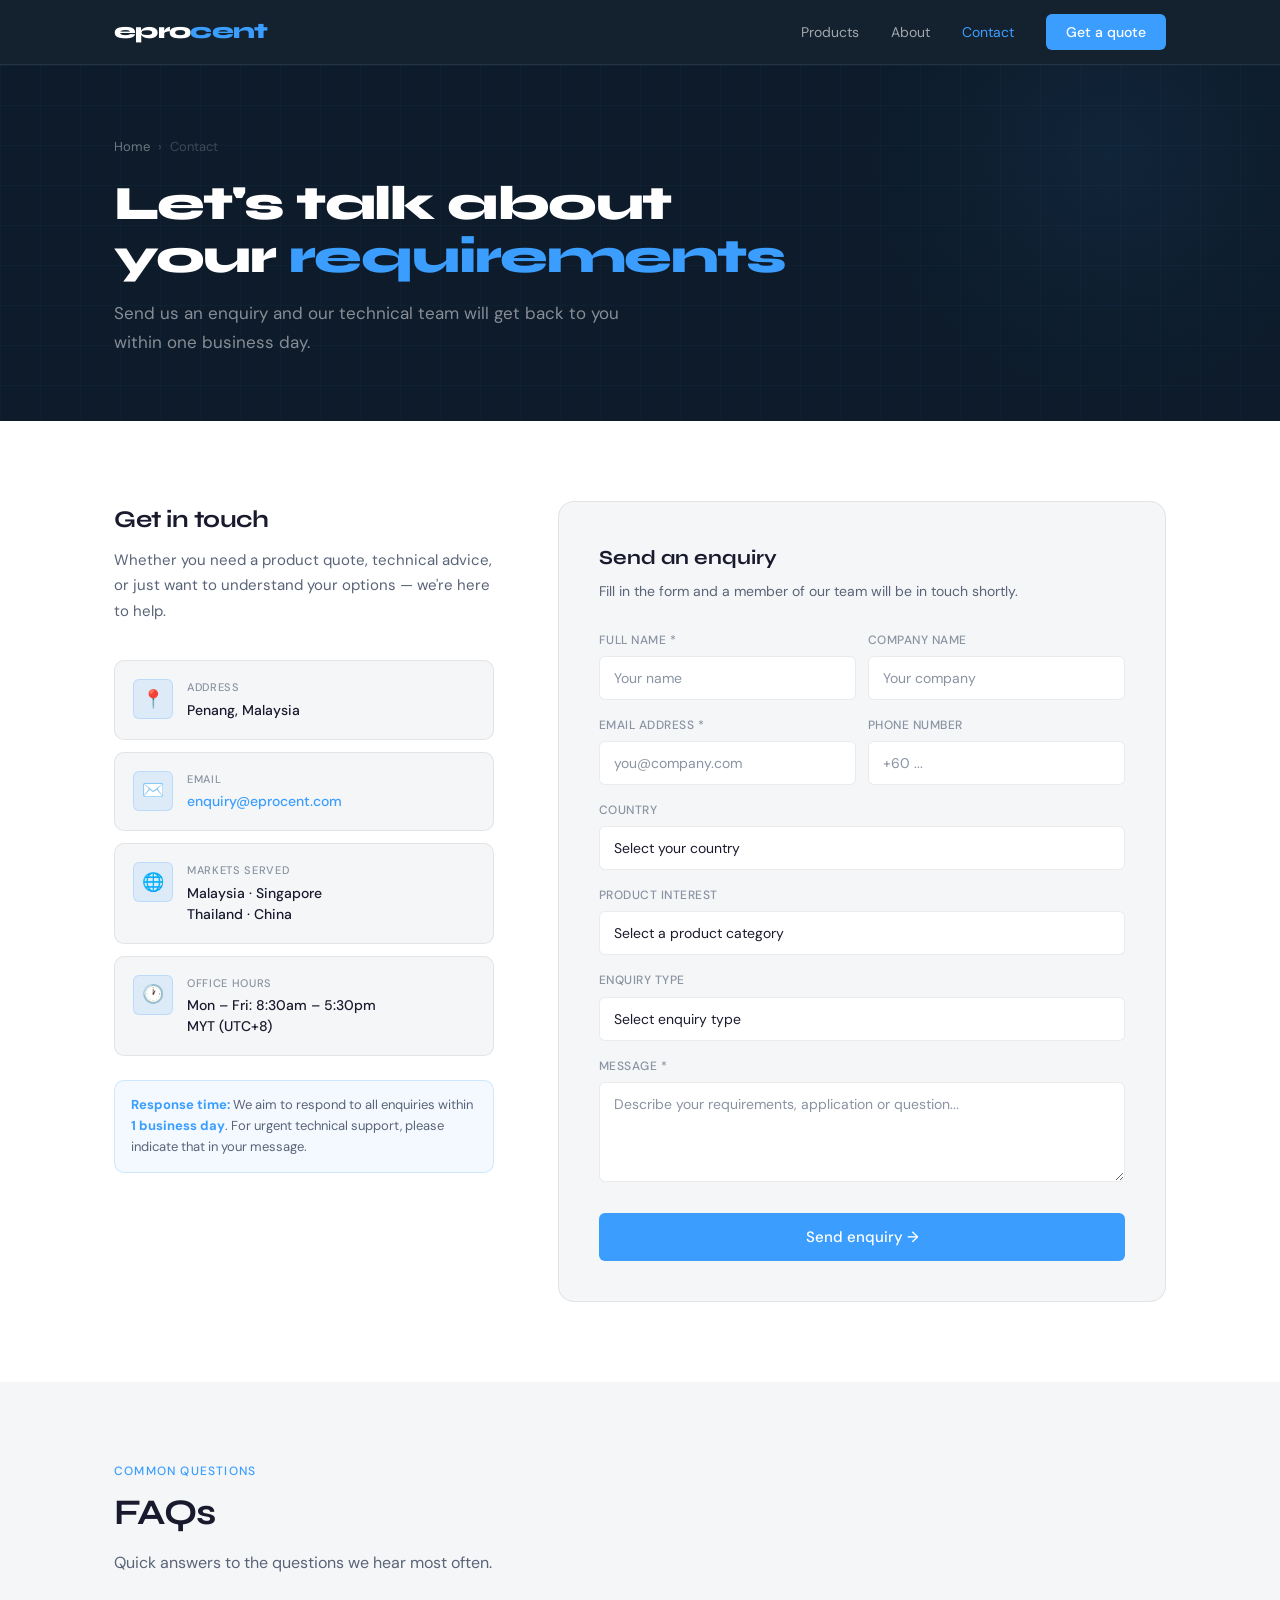
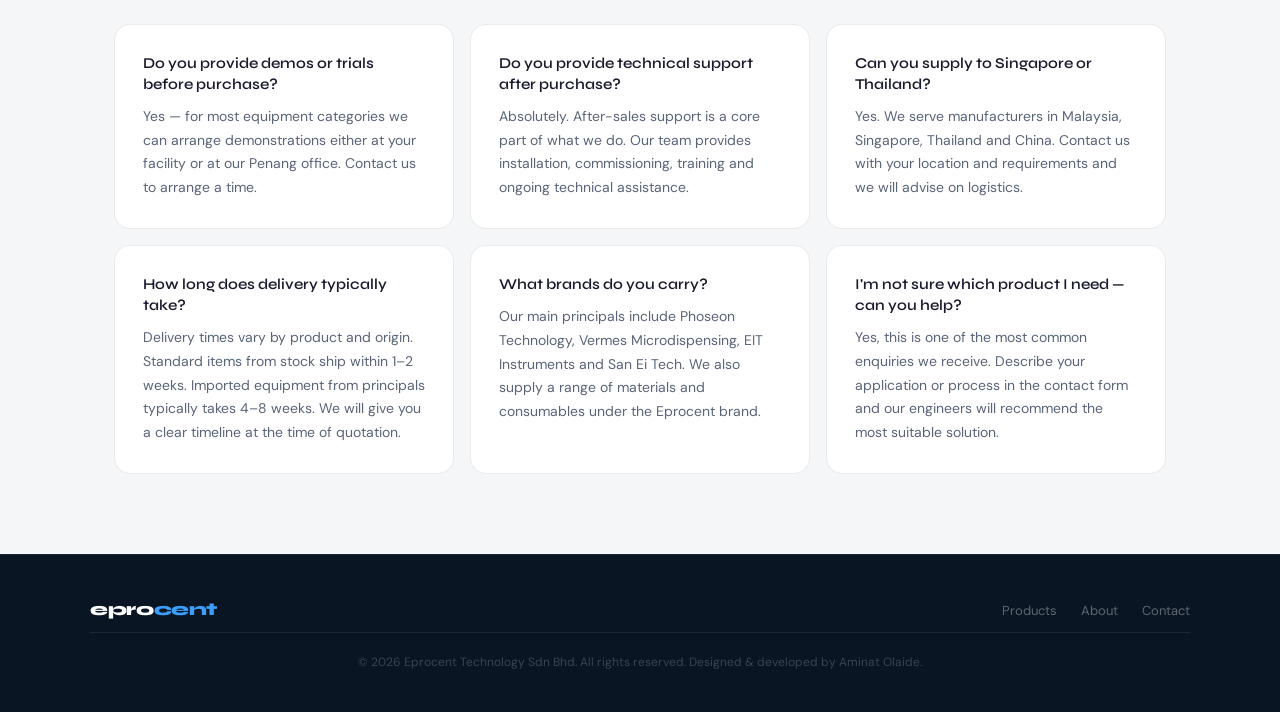
<file: contact.html>
<!DOCTYPE html>
<html lang="en">
<head>
  <meta charset="UTF-8" />
  <meta name="viewport" content="width=device-width, initial-scale=1.0" />
  <meta name="description" content="Contact Eprocent Technology Sdn Bhd — send an enquiry, request a quote or reach our technical team in Penang, Malaysia." />
  <title>Contact | Eprocent Technology Sdn Bhd</title>
  <link rel="stylesheet" href="style.css" />
  <style>
    /* ── PAGE HERO ── */
    .page-hero {
      background: var(--navy);
      padding: 72px 24px 64px;
      position: relative;
      overflow: hidden;
    }
    .page-hero::before {
      content: '';
      position: absolute;
      inset: 0;
      background-image:
        linear-gradient(rgba(59,158,255,0.04) 1px, transparent 1px),
        linear-gradient(90deg, rgba(59,158,255,0.04) 1px, transparent 1px);
      background-size: 40px 40px;
    }
    .page-hero::after {
      content: '';
      position: absolute;
      top: -160px; right: -80px;
      width: 500px; height: 500px;
      background: radial-gradient(circle, rgba(59,158,255,0.07) 0%, transparent 70%);
      pointer-events: none;
    }
    .page-hero-inner { position: relative; z-index: 1; }
    .breadcrumb {
      display: flex;
      align-items: center;
      gap: 8px;
      font-size: 13px;
      color: rgba(255,255,255,0.4);
      margin-bottom: 20px;
    }
    .breadcrumb a { color: rgba(255,255,255,0.4); text-decoration: none; transition: color var(--transition); }
    .breadcrumb a:hover { color: var(--accent); }
    .breadcrumb span { color: rgba(255,255,255,0.2); }
    .page-title {
      font-family: 'Syne', sans-serif;
      font-weight: 800;
      font-size: clamp(32px, 4vw, 48px);
      color: var(--white);
      letter-spacing: -0.03em;
      line-height: 1.1;
      margin-bottom: 16px;
    }
    .page-title em { font-style: normal; color: var(--accent); }
    .page-sub {
      font-size: 17px;
      color: rgba(255,255,255,0.5);
      max-width: 540px;
      line-height: 1.7;
    }

    /* ── CONTACT MAIN ── */
    .contact-main { padding: 80px 24px; background: var(--white); }
    .contact-main-grid {
      display: grid;
      grid-template-columns: 1fr 1.6fr;
      gap: 64px;
      align-items: start;
    }

    /* Left panel */
    .contact-sidebar h2 {
      font-family: 'Syne', sans-serif;
      font-size: 24px;
      font-weight: 700;
      color: var(--text-main);
      letter-spacing: -0.02em;
      margin-bottom: 8px;
    }
    .contact-sidebar p { font-size: 15px; color: var(--text-sec); line-height: 1.7; margin-bottom: 36px; }

    .contact-card {
      display: flex;
      align-items: flex-start;
      gap: 14px;
      padding: 18px;
      background: var(--off-white);
      border: 0.5px solid var(--border);
      border-radius: var(--radius-md);
      margin-bottom: 12px;
      transition: border-color var(--transition);
    }
    .contact-card:hover { border-color: var(--accent); }
    .cc-icon {
      width: 40px; height: 40px;
      border-radius: var(--radius-sm);
      background: var(--accent-dim);
      border: 0.5px solid rgba(59,158,255,0.2);
      display: flex;
      align-items: center;
      justify-content: center;
      font-size: 18px;
      flex-shrink: 0;
    }
    .cc-label { font-size: 11px; font-weight: 500; text-transform: uppercase; letter-spacing: 0.06em; color: var(--text-muted); margin-bottom: 3px; }
    .cc-value { font-size: 14px; color: var(--text-main); font-weight: 500; line-height: 1.5; }
    .cc-value a { color: var(--accent); text-decoration: none; }
    .cc-value a:hover { text-decoration: underline; }

    .response-note {
      margin-top: 24px;
      padding: 14px 16px;
      background: rgba(59,158,255,0.06);
      border: 0.5px solid rgba(59,158,255,0.2);
      border-radius: var(--radius-md);
      font-size: 13px;
      color: var(--text-sec);
      line-height: 1.6;
    }
    .response-note strong { color: var(--accent); }

    /* Right panel — form */
    .contact-form-wrap {
      background: var(--off-white);
      border: 0.5px solid var(--border);
      border-radius: var(--radius-lg);
      padding: 40px;
    }
    .form-section-title {
      font-family: 'Syne', sans-serif;
      font-size: 20px;
      font-weight: 700;
      color: var(--text-main);
      margin-bottom: 6px;
    }
    .form-section-sub { font-size: 14px; color: var(--text-sec); margin-bottom: 28px; }

    /* Override form styles for light background */
    .contact-form-wrap label { color: var(--text-muted); }
    .contact-form-wrap input[type="text"],
    .contact-form-wrap input[type="email"],
    .contact-form-wrap input[type="tel"],
    .contact-form-wrap select,
    .contact-form-wrap textarea {
      background: var(--white);
      border: 0.5px solid var(--border);
      color: var(--text-main);
    }
    .contact-form-wrap input::placeholder,
    .contact-form-wrap textarea::placeholder { color: var(--text-muted); }
    .contact-form-wrap input:focus,
    .contact-form-wrap select:focus,
    .contact-form-wrap textarea:focus { border-color: var(--accent); }
    .contact-form-wrap select option { background: var(--white); color: var(--text-main); }
    .contact-form-wrap .form-submit {
      background: var(--accent);
    }

    .form-group { margin-bottom: 16px; }
    .form-row { display: grid; grid-template-columns: 1fr 1fr; gap: 12px; }

    /* ── FAQ ── */
    .faq-section { padding: 80px 24px; background: var(--off-white); }
    .faq-grid {
      display: grid;
      grid-template-columns: repeat(auto-fit, minmax(300px, 1fr));
      gap: 16px;
      margin-top: 48px;
    }
    .faq-card {
      background: var(--white);
      border: 0.5px solid var(--border);
      border-radius: var(--radius-lg);
      padding: 28px;
      transition: border-color var(--transition);
    }
    .faq-card:hover { border-color: var(--accent); }
    .faq-q {
      font-family: 'Syne', sans-serif;
      font-size: 15px;
      font-weight: 600;
      color: var(--text-main);
      margin-bottom: 10px;
      line-height: 1.4;
    }
    .faq-a { font-size: 14px; color: var(--text-sec); line-height: 1.7; }

    /* ── RESPONSIVE ── */
    @media (max-width: 768px) {
      .contact-main-grid { grid-template-columns: 1fr; gap: 40px; }
      .contact-form-wrap { padding: 24px; }
      .form-row { grid-template-columns: 1fr; }
    }
  </style>
</head>
<body>

  <!-- NAVIGATION -->
  <nav>
    <div class="nav-inner">
      <a href="index.html" class="nav-logo">epro<span>cent</span></a>
      <ul class="nav-links" id="navLinks">
        <li><a href="products.html">Products</a></li>
        <li><a href="about.html">About</a></li>
        <li><a href="contact.html">Contact</a></li>
        <li><a href="contact.html" class="nav-cta">Get a quote</a></li>
      </ul>
      <button class="hamburger" id="hamburger" aria-label="Open navigation menu">
        <span></span><span></span><span></span>
      </button>
    </div>
  </nav>

  <!-- PAGE HERO -->
  <div class="page-hero">
    <div class="page-hero-inner container">
      <div class="breadcrumb">
        <a href="index.html">Home</a>
        <span>›</span>
        <span>Contact</span>
      </div>
      <h1 class="page-title">Let's talk about<br>your <em>requirements</em></h1>
      <p class="page-sub">Send us an enquiry and our technical team will get back to you within one business day.</p>
    </div>
  </div>

  <!-- CONTACT MAIN -->
  <section class="contact-main">
    <div class="container">
      <div class="contact-main-grid">

        <!-- Sidebar -->
        <div class="contact-sidebar reveal">
          <h2>Get in touch</h2>
          <p>Whether you need a product quote, technical advice, or just want to understand your options — we're here to help.</p>

          <div class="contact-card">
            <div class="cc-icon">📍</div>
            <div>
              <div class="cc-label">Address</div>
              <div class="cc-value">Penang, Malaysia</div>
            </div>
          </div>

          <div class="contact-card">
            <div class="cc-icon">✉️</div>
            <div>
              <div class="cc-label">Email</div>
              <div class="cc-value"><a href="mailto:enquiry@eprocent.com">enquiry@eprocent.com</a></div>
            </div>
          </div>

          <div class="contact-card">
            <div class="cc-icon">🌐</div>
            <div>
              <div class="cc-label">Markets served</div>
              <div class="cc-value">Malaysia · Singapore<br>Thailand · China</div>
            </div>
          </div>

          <div class="contact-card">
            <div class="cc-icon">🕐</div>
            <div>
              <div class="cc-label">Office hours</div>
              <div class="cc-value">Mon – Fri: 8:30am – 5:30pm<br>MYT (UTC+8)</div>
            </div>
          </div>

          <div class="response-note">
            <strong>Response time:</strong> We aim to respond to all enquiries within <strong>1 business day</strong>. For urgent technical support, please indicate that in your message.
          </div>
        </div>

        <!-- Form -->
        <div class="contact-form-wrap reveal">
          <div class="form-section-title">Send an enquiry</div>
          <p class="form-section-sub">Fill in the form and a member of our team will be in touch shortly.</p>

          <form id="contactForm">
            <div class="form-row">
              <div class="form-group">
                <label for="name">Full name *</label>
                <input type="text" id="name" placeholder="Your name" required />
              </div>
              <div class="form-group">
                <label for="company">Company name</label>
                <input type="text" id="company" placeholder="Your company" />
              </div>
            </div>
            <div class="form-row">
              <div class="form-group">
                <label for="email">Email address *</label>
                <input type="email" id="email" placeholder="you@company.com" required />
              </div>
              <div class="form-group">
                <label for="phone">Phone number</label>
                <input type="tel" id="phone" placeholder="+60 ..." />
              </div>
            </div>
            <div class="form-group">
              <label for="country">Country</label>
              <select id="country">
                <option value="">Select your country</option>
                <option>Malaysia</option>
                <option>Singapore</option>
                <option>Thailand</option>
                <option>China</option>
                <option>Other</option>
              </select>
            </div>
            <div class="form-group">
              <label for="product">Product interest</label>
              <select id="product">
                <option value="">Select a product category</option>
                <option>Dispensing systems</option>
                <option>UV curing systems</option>
                <option>AOI machines</option>
                <option>Soldering stations</option>
                <option>Robotic systems</option>
                <option>Materials &amp; adhesives</option>
                <option>General / not sure</option>
              </select>
            </div>
            <div class="form-group">
              <label for="enquiry-type">Enquiry type</label>
              <select id="enquiry-type">
                <option value="">Select enquiry type</option>
                <option>Request a quote</option>
                <option>Technical question</option>
                <option>Product information</option>
                <option>After-sales support</option>
                <option>Other</option>
              </select>
            </div>
            <div class="form-group">
              <label for="message">Message *</label>
              <textarea id="message" placeholder="Describe your requirements, application or question..." required></textarea>
            </div>
            <button type="submit" class="form-submit" id="submitBtn">Send enquiry →</button>
          </form>
        </div>

      </div>
    </div>
  </section>

  <!-- FAQ -->
  <section class="faq-section">
    <div class="container">
      <p class="section-label">Common questions</p>
      <h2 class="section-title">FAQs</h2>
      <p class="section-sub">Quick answers to the questions we hear most often.</p>
      <div class="faq-grid">
        <div class="faq-card reveal">
          <div class="faq-q">Do you provide demos or trials before purchase?</div>
          <p class="faq-a">Yes — for most equipment categories we can arrange demonstrations either at your facility or at our Penang office. Contact us to arrange a time.</p>
        </div>
        <div class="faq-card reveal">
          <div class="faq-q">Do you provide technical support after purchase?</div>
          <p class="faq-a">Absolutely. After-sales support is a core part of what we do. Our team provides installation, commissioning, training and ongoing technical assistance.</p>
        </div>
        <div class="faq-card reveal">
          <div class="faq-q">Can you supply to Singapore or Thailand?</div>
          <p class="faq-a">Yes. We serve manufacturers in Malaysia, Singapore, Thailand and China. Contact us with your location and requirements and we will advise on logistics.</p>
        </div>
        <div class="faq-card reveal">
          <div class="faq-q">How long does delivery typically take?</div>
          <p class="faq-a">Delivery times vary by product and origin. Standard items from stock ship within 1–2 weeks. Imported equipment from principals typically takes 4–8 weeks. We will give you a clear timeline at the time of quotation.</p>
        </div>
        <div class="faq-card reveal">
          <div class="faq-q">What brands do you carry?</div>
          <p class="faq-a">Our main principals include Phoseon Technology, Vermes Microdispensing, EIT Instruments and San Ei Tech. We also supply a range of materials and consumables under the Eprocent brand.</p>
        </div>
        <div class="faq-card reveal">
          <div class="faq-q">I'm not sure which product I need — can you help?</div>
          <p class="faq-a">Yes, this is one of the most common enquiries we receive. Describe your application or process in the contact form and our engineers will recommend the most suitable solution.</p>
        </div>
      </div>
    </div>
  </section>

  <!-- FOOTER -->
  <footer>
    <div class="footer-inner">
      <div class="footer-logo">epro<span>cent</span></div>
      <ul class="footer-links">
        <li><a href="products.html">Products</a></li>
        <li><a href="about.html">About</a></li>
        <li><a href="contact.html">Contact</a></li>
      </ul>
    </div>
    <div class="footer-inner">
      <p class="footer-copy">© 2026 Eprocent Technology Sdn Bhd. All rights reserved. Designed &amp; developed by Aminat Olaide.</p>
    </div>
  </footer>

  <script src="main.js"></script>
</body>
</html>
</file>
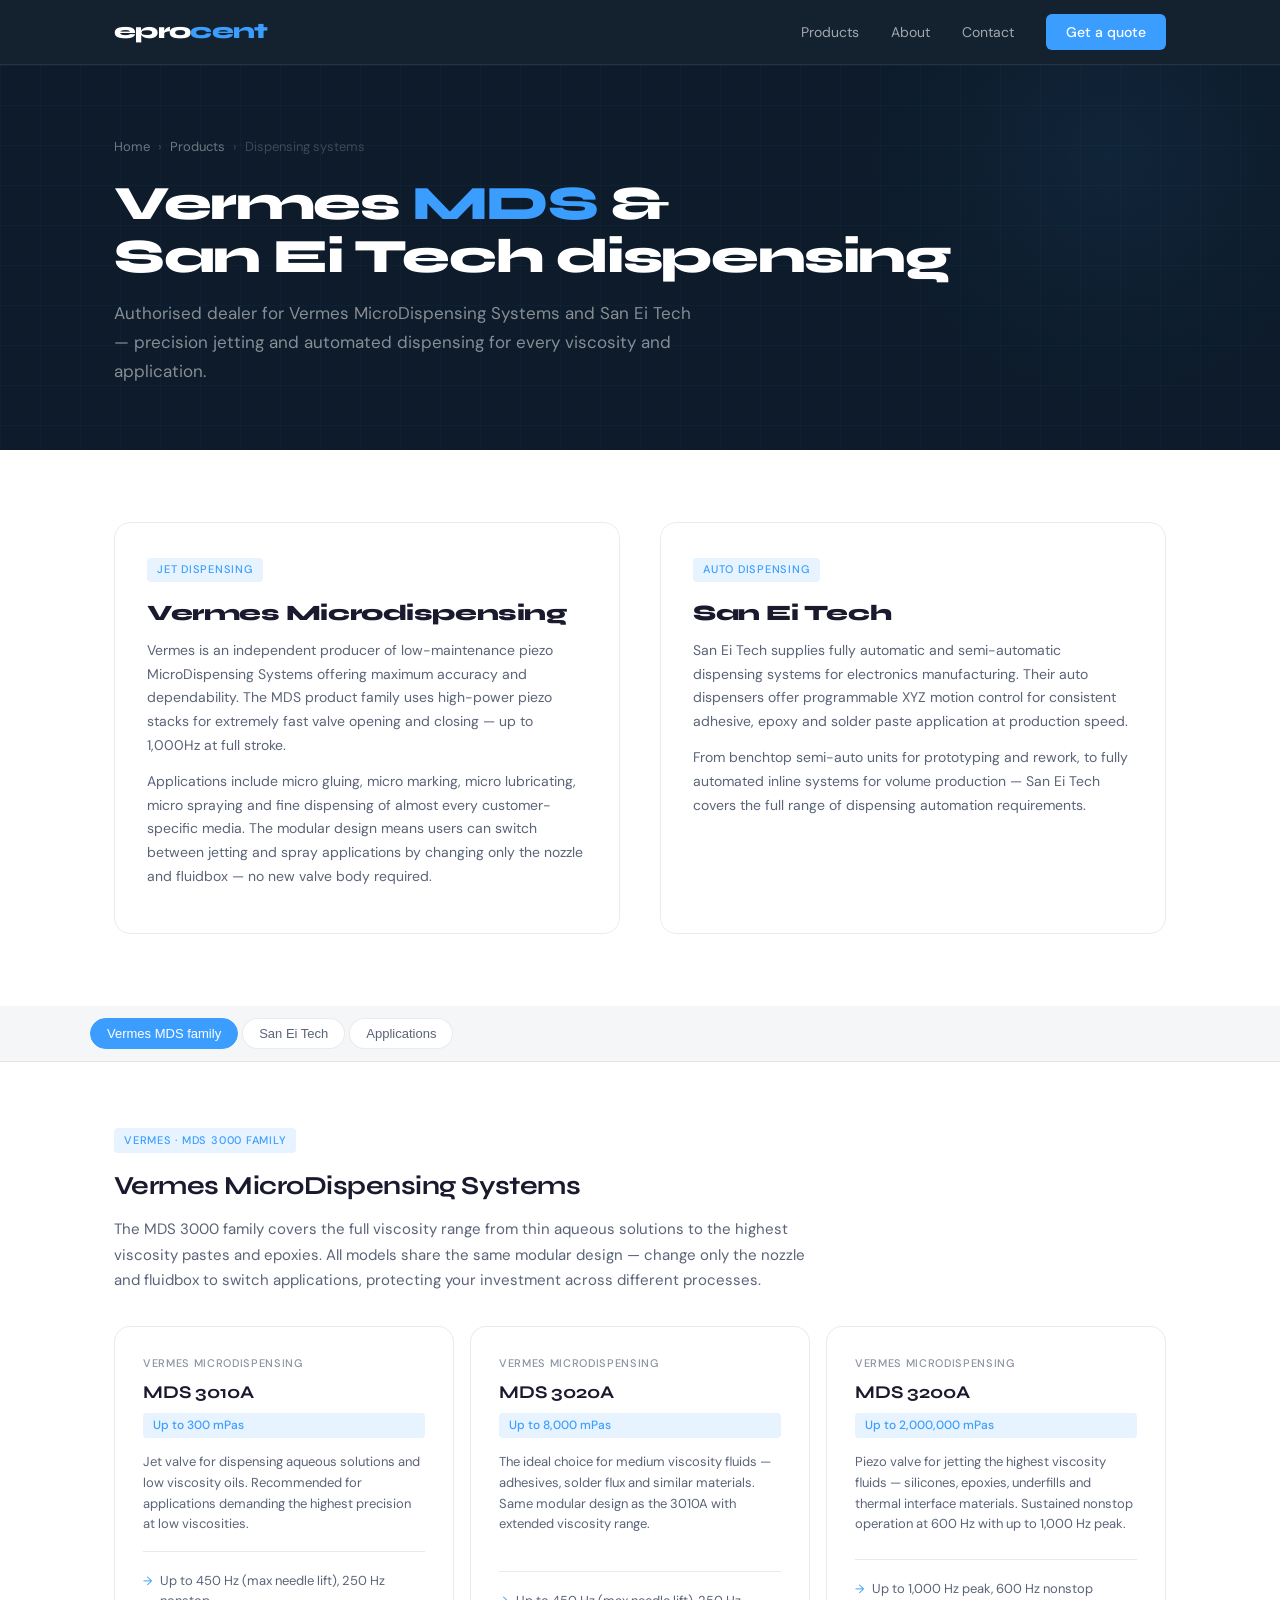
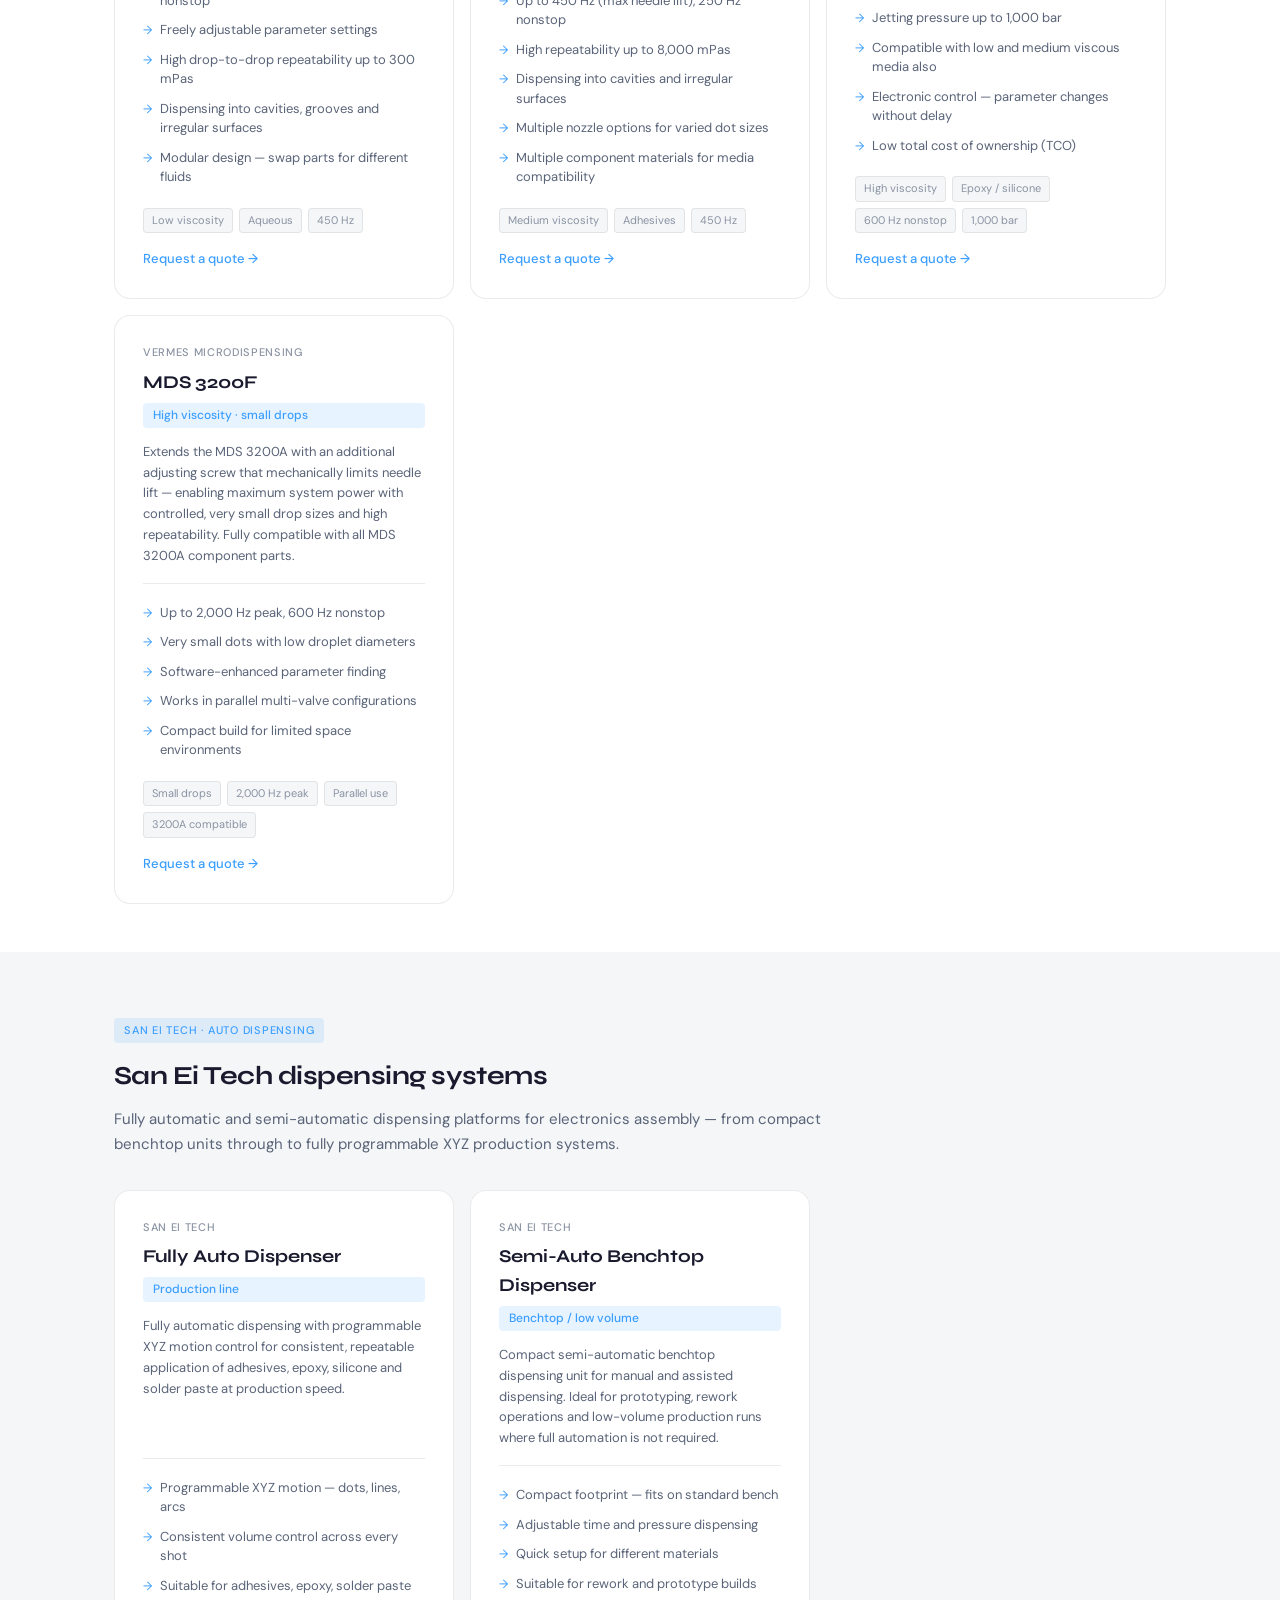
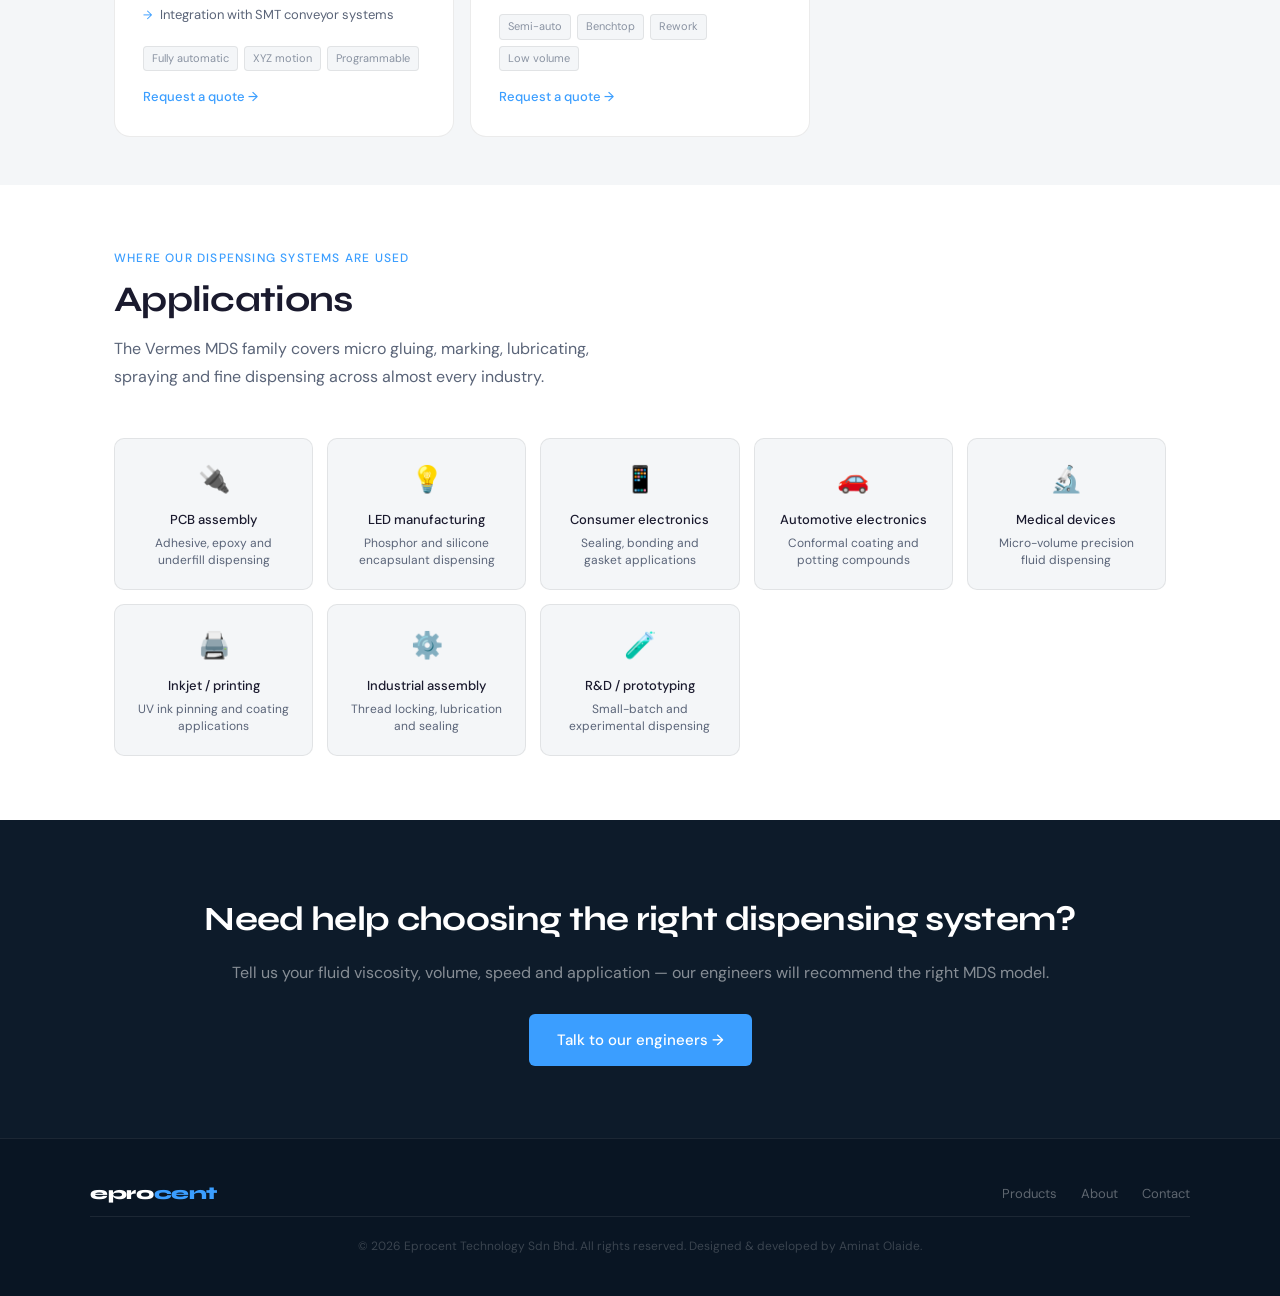
<file: dispensing.html>
<!DOCTYPE html>
<html lang="en">
<head>
  <meta charset="UTF-8" />
  <meta name="viewport" content="width=device-width, initial-scale=1.0" />
  <meta name="description" content="Vermes MicroDispensing Systems and San Ei Tech dispensing equipment — authorised dealer in Malaysia, Singapore, Thailand and China. MDS 3010A, 3020A, 3200A, 3200F." />
  <title>Dispensing Systems | Eprocent Technology</title>
  <link rel="stylesheet" href="style.css" />
  <style>
    .page-hero { background: var(--navy); padding: 72px 24px 64px; position: relative; overflow: hidden; }
    .page-hero::before { content: ''; position: absolute; inset: 0; background-image: linear-gradient(rgba(59,158,255,0.04) 1px, transparent 1px), linear-gradient(90deg, rgba(59,158,255,0.04) 1px, transparent 1px); background-size: 40px 40px; }
    .page-hero::after { content: ''; position: absolute; top: -160px; right: -80px; width: 500px; height: 500px; background: radial-gradient(circle, rgba(59,158,255,0.07) 0%, transparent 70%); pointer-events: none; }
    .page-hero-inner { position: relative; z-index: 1; }
    .breadcrumb { display: flex; align-items: center; gap: 8px; font-size: 13px; color: rgba(255,255,255,0.4); margin-bottom: 20px; }
    .breadcrumb a { color: rgba(255,255,255,0.4); text-decoration: none; transition: color var(--transition); }
    .breadcrumb a:hover { color: var(--accent); }
    .breadcrumb span { color: rgba(255,255,255,0.2); }
    .page-title { font-family: 'Syne', sans-serif; font-weight: 800; font-size: clamp(32px, 4vw, 48px); color: var(--white); letter-spacing: -0.03em; line-height: 1.1; margin-bottom: 16px; }
    .page-title em { font-style: normal; color: var(--accent); }
    .page-sub { font-size: 17px; color: rgba(255,255,255,0.5); max-width: 580px; line-height: 1.7; }

    /* BRAND INTRO */
    .brand-intro { padding: 72px 24px; background: var(--white); }
    .brand-intro-grid { display: grid; grid-template-columns: 1fr 1fr; gap: 40px; align-items: start; }
    .brand-block { border: 0.5px solid var(--border); border-radius: var(--radius-lg); padding: 32px; height: 100%; }
    .brand-name { font-family: 'Syne', sans-serif; font-size: 22px; font-weight: 800; color: var(--text-main); letter-spacing: -0.02em; margin-bottom: 8px; }
    .brand-tag { display: inline-block; font-size: 11px; font-weight: 500; letter-spacing: 0.07em; text-transform: uppercase; color: var(--accent); background: var(--accent-dim); padding: 3px 10px; border-radius: 4px; margin-bottom: 14px; }
    .brand-desc { font-size: 14px; color: var(--text-sec); line-height: 1.7; margin-bottom: 12px; }

    /* TAB NAV */
    .tab-nav { background: var(--off-white); border-bottom: 0.5px solid var(--border); padding: 0 24px; position: sticky; top: 64px; z-index: 50; }
    .tab-inner { max-width: var(--max-w); margin: 0 auto; display: flex; gap: 4px; overflow-x: auto; padding: 12px 0; scrollbar-width: none; }
    .tab-inner::-webkit-scrollbar { display: none; }
    .tab-btn { white-space: nowrap; font-size: 13px; font-weight: 500; padding: 7px 16px; border-radius: 999px; border: 0.5px solid var(--border); background: var(--white); color: var(--text-sec); cursor: pointer; transition: all var(--transition); }
    .tab-btn:hover, .tab-btn.active { background: var(--accent); color: var(--white); border-color: var(--accent); }

    /* PRODUCT SECTIONS */
    .product-section { padding: 64px 24px 48px; }
    .product-section:nth-child(even) { background: var(--off-white); }
    .section-chip { display: inline-block; font-size: 11px; font-weight: 500; letter-spacing: 0.07em; text-transform: uppercase; color: var(--accent); background: var(--accent-dim); padding: 4px 10px; border-radius: 4px; margin-bottom: 12px; }
    .product-section h2 { font-family: 'Syne', sans-serif; font-size: 26px; font-weight: 700; color: var(--text-main); letter-spacing: -0.02em; margin-bottom: 10px; }
    .product-section .intro-p { font-size: 15px; color: var(--text-sec); line-height: 1.7; max-width: 720px; margin-bottom: 32px; }

    /* PRODUCT CARDS */
    .item-grid { display: grid; grid-template-columns: repeat(auto-fill, minmax(280px, 1fr)); gap: 16px; }
    .item-card { background: var(--white); border: 0.5px solid var(--border); border-radius: var(--radius-lg); padding: 28px; transition: border-color var(--transition), transform var(--transition), box-shadow var(--transition); display: flex; flex-direction: column; }
    .item-card:hover { border-color: var(--accent); transform: translateY(-2px); box-shadow: 0 8px 24px rgba(59,158,255,0.08); }
    .item-brand { font-size: 11px; font-weight: 500; letter-spacing: 0.06em; text-transform: uppercase; color: var(--text-muted); margin-bottom: 6px; }
    .item-name { font-family: 'Syne', sans-serif; font-size: 18px; font-weight: 700; color: var(--text-main); margin-bottom: 6px; }
    .item-viscosity { font-size: 12px; font-weight: 500; color: var(--accent); background: var(--accent-dim); padding: 3px 10px; border-radius: 4px; display: inline-block; margin-bottom: 14px; }
    .item-desc { font-size: 13px; color: var(--text-sec); line-height: 1.6; margin-bottom: 16px; flex: 1; }
    .feature-list { list-style: none; padding: 0; border-top: 0.5px solid var(--border); padding-top: 14px; margin-bottom: 16px; }
    .feature-list li { font-size: 13px; color: var(--text-sec); padding: 5px 0; display: flex; align-items: flex-start; gap: 8px; line-height: 1.5; }
    .feature-list li::before { content: '→'; color: var(--accent); font-size: 12px; flex-shrink: 0; margin-top: 1px; }
    .item-tags { display: flex; flex-wrap: wrap; gap: 6px; margin-bottom: 16px; }
    .item-tag { font-size: 11px; color: var(--text-muted); background: var(--off-white); padding: 3px 8px; border-radius: 4px; border: 0.5px solid var(--border); }
    .enquire-btn { display: inline-block; font-size: 13px; color: var(--accent); font-weight: 500; text-decoration: none; margin-top: auto; }

    /* APPLICATIONS */
    .app-section { padding: 64px 24px; background: var(--white); }
    .app-grid { display: grid; grid-template-columns: repeat(auto-fit, minmax(180px, 1fr)); gap: 14px; margin-top: 36px; }
    .app-card { background: var(--off-white); border: 0.5px solid var(--border); border-radius: var(--radius-md); padding: 20px; text-align: center; transition: border-color var(--transition); }
    .app-card:hover { border-color: var(--accent); }
    .app-icon { font-size: 26px; margin-bottom: 10px; }
    .app-name { font-size: 13px; font-weight: 500; color: var(--text-main); margin-bottom: 4px; }
    .app-desc { font-size: 12px; color: var(--text-sec); line-height: 1.4; }

    .cta-band { background: var(--navy); padding: 72px 24px; text-align: center; }
    .cta-band h2 { font-family: 'Syne', sans-serif; font-size: clamp(24px, 3vw, 34px); font-weight: 700; color: var(--white); letter-spacing: -0.02em; margin-bottom: 14px; }
    .cta-band p { font-size: 16px; color: rgba(255,255,255,0.5); margin-bottom: 28px; }

    @media (max-width: 768px) {
      .brand-intro-grid { grid-template-columns: 1fr; }
    }
  </style>
</head>
<body>

  <nav>
    <div class="nav-inner">
      <a href="index.html" class="nav-logo">epro<span>cent</span></a>
      <ul class="nav-links" id="navLinks">
        <li><a href="products.html">Products</a></li>
        <li><a href="about.html">About</a></li>
        <li><a href="contact.html">Contact</a></li>
        <li><a href="contact.html" class="nav-cta">Get a quote</a></li>
      </ul>
      <button class="hamburger" id="hamburger" aria-label="Open menu"><span></span><span></span><span></span></button>
    </div>
  </nav>

  <!-- HERO -->
  <div class="page-hero">
    <div class="page-hero-inner container">
      <div class="breadcrumb">
        <a href="index.html">Home</a><span>›</span>
        <a href="products.html">Products</a><span>›</span>
        <span>Dispensing systems</span>
      </div>
      <h1 class="page-title">Vermes <em>MDS</em> &amp;<br>San Ei Tech dispensing</h1>
      <p class="page-sub">Authorised dealer for Vermes MicroDispensing Systems and San Ei Tech — precision jetting and automated dispensing for every viscosity and application.</p>
    </div>
  </div>

  <!-- BRAND INTRO -->
  <section class="brand-intro">
    <div class="container">
      <div class="brand-intro-grid">
        <div class="brand-block reveal">
          <div class="brand-tag">Jet dispensing</div>
          <div class="brand-name">Vermes Microdispensing</div>
          <p class="brand-desc">Vermes is an independent producer of low-maintenance piezo MicroDispensing Systems offering maximum accuracy and dependability. The MDS product family uses high-power piezo stacks for extremely fast valve opening and closing — up to 1,000Hz at full stroke.</p>
          <p class="brand-desc">Applications include micro gluing, micro marking, micro lubricating, micro spraying and fine dispensing of almost every customer-specific media. The modular design means users can switch between jetting and spray applications by changing only the nozzle and fluidbox — no new valve body required.</p>
        </div>
        <div class="brand-block reveal">
          <div class="brand-tag">Auto dispensing</div>
          <div class="brand-name">San Ei Tech</div>
          <p class="brand-desc">San Ei Tech supplies fully automatic and semi-automatic dispensing systems for electronics manufacturing. Their auto dispensers offer programmable XYZ motion control for consistent adhesive, epoxy and solder paste application at production speed.</p>
          <p class="brand-desc">From benchtop semi-auto units for prototyping and rework, to fully automated inline systems for volume production — San Ei Tech covers the full range of dispensing automation requirements.</p>
        </div>
      </div>
    </div>
  </section>

  <!-- TAB NAV -->
  <div class="tab-nav">
    <div class="tab-inner">
      <button class="tab-btn active" onclick="jumpTo('vermes', event)">Vermes MDS family</button>
      <button class="tab-btn" onclick="jumpTo('san-ei', event)">San Ei Tech</button>
      <button class="tab-btn" onclick="jumpTo('applications', event)">Applications</button>
    </div>
  </div>

  <!-- VERMES MDS FAMILY -->
  <section class="product-section" id="vermes">
    <div class="container">
      <span class="section-chip">Vermes · MDS 3000 family</span>
      <h2>Vermes MicroDispensing Systems</h2>
      <p class="intro-p">The MDS 3000 family covers the full viscosity range from thin aqueous solutions to the highest viscosity pastes and epoxies. All models share the same modular design — change only the nozzle and fluidbox to switch applications, protecting your investment across different processes.</p>
      <div class="item-grid">

        <div class="item-card reveal">
          <div class="item-brand">Vermes Microdispensing</div>
          <div class="item-name">MDS 3010A</div>
          <span class="item-viscosity">Up to 300 mPas</span>
          <p class="item-desc">Jet valve for dispensing aqueous solutions and low viscosity oils. Recommended for applications demanding the highest precision at low viscosities.</p>
          <ul class="feature-list">
            <li>Up to 450 Hz (max needle lift), 250 Hz nonstop</li>
            <li>Freely adjustable parameter settings</li>
            <li>High drop-to-drop repeatability up to 300 mPas</li>
            <li>Dispensing into cavities, grooves and irregular surfaces</li>
            <li>Modular design — swap parts for different fluids</li>
          </ul>
          <div class="item-tags"><span class="item-tag">Low viscosity</span><span class="item-tag">Aqueous</span><span class="item-tag">450 Hz</span></div>
          <a href="contact.html" class="enquire-btn">Request a quote →</a>
        </div>

        <div class="item-card reveal">
          <div class="item-brand">Vermes Microdispensing</div>
          <div class="item-name">MDS 3020A</div>
          <span class="item-viscosity">Up to 8,000 mPas</span>
          <p class="item-desc">The ideal choice for medium viscosity fluids — adhesives, solder flux and similar materials. Same modular design as the 3010A with extended viscosity range.</p>
          <ul class="feature-list">
            <li>Up to 450 Hz (max needle lift), 250 Hz nonstop</li>
            <li>High repeatability up to 8,000 mPas</li>
            <li>Dispensing into cavities and irregular surfaces</li>
            <li>Multiple nozzle options for varied dot sizes</li>
            <li>Multiple component materials for media compatibility</li>
          </ul>
          <div class="item-tags"><span class="item-tag">Medium viscosity</span><span class="item-tag">Adhesives</span><span class="item-tag">450 Hz</span></div>
          <a href="contact.html" class="enquire-btn">Request a quote →</a>
        </div>

        <div class="item-card reveal">
          <div class="item-brand">Vermes Microdispensing</div>
          <div class="item-name">MDS 3200A</div>
          <span class="item-viscosity">Up to 2,000,000 mPas</span>
          <p class="item-desc">Piezo valve for jetting the highest viscosity fluids — silicones, epoxies, underfills and thermal interface materials. Sustained nonstop operation at 600 Hz with up to 1,000 Hz peak.</p>
          <ul class="feature-list">
            <li>Up to 1,000 Hz peak, 600 Hz nonstop</li>
            <li>Jetting pressure up to 1,000 bar</li>
            <li>Compatible with low and medium viscous media also</li>
            <li>Electronic control — parameter changes without delay</li>
            <li>Low total cost of ownership (TCO)</li>
          </ul>
          <div class="item-tags"><span class="item-tag">High viscosity</span><span class="item-tag">Epoxy / silicone</span><span class="item-tag">600 Hz nonstop</span><span class="item-tag">1,000 bar</span></div>
          <a href="contact.html" class="enquire-btn">Request a quote →</a>
        </div>

        <div class="item-card reveal">
          <div class="item-brand">Vermes Microdispensing</div>
          <div class="item-name">MDS 3200F</div>
          <span class="item-viscosity">High viscosity · small drops</span>
          <p class="item-desc">Extends the MDS 3200A with an additional adjusting screw that mechanically limits needle lift — enabling maximum system power with controlled, very small drop sizes and high repeatability. Fully compatible with all MDS 3200A component parts.</p>
          <ul class="feature-list">
            <li>Up to 2,000 Hz peak, 600 Hz nonstop</li>
            <li>Very small dots with low droplet diameters</li>
            <li>Software-enhanced parameter finding</li>
            <li>Works in parallel multi-valve configurations</li>
            <li>Compact build for limited space environments</li>
          </ul>
          <div class="item-tags"><span class="item-tag">Small drops</span><span class="item-tag">2,000 Hz peak</span><span class="item-tag">Parallel use</span><span class="item-tag">3200A compatible</span></div>
          <a href="contact.html" class="enquire-btn">Request a quote →</a>
        </div>

      </div>
    </div>
  </section>

  <!-- SAN EI TECH -->
  <section class="product-section" id="san-ei">
    <div class="container">
      <span class="section-chip">San Ei Tech · Auto dispensing</span>
      <h2>San Ei Tech dispensing systems</h2>
      <p class="intro-p">Fully automatic and semi-automatic dispensing platforms for electronics assembly — from compact benchtop units through to fully programmable XYZ production systems.</p>
      <div class="item-grid">

        <div class="item-card reveal">
          <div class="item-brand">San Ei Tech</div>
          <div class="item-name">Fully Auto Dispenser</div>
          <span class="item-viscosity">Production line</span>
          <p class="item-desc">Fully automatic dispensing with programmable XYZ motion control for consistent, repeatable application of adhesives, epoxy, silicone and solder paste at production speed.</p>
          <ul class="feature-list">
            <li>Programmable XYZ motion — dots, lines, arcs</li>
            <li>Consistent volume control across every shot</li>
            <li>Suitable for adhesives, epoxy, solder paste</li>
            <li>Integration with SMT conveyor systems</li>
          </ul>
          <div class="item-tags"><span class="item-tag">Fully automatic</span><span class="item-tag">XYZ motion</span><span class="item-tag">Programmable</span></div>
          <a href="contact.html" class="enquire-btn">Request a quote →</a>
        </div>

        <div class="item-card reveal">
          <div class="item-brand">San Ei Tech</div>
          <div class="item-name">Semi-Auto Benchtop Dispenser</div>
          <span class="item-viscosity">Benchtop / low volume</span>
          <p class="item-desc">Compact semi-automatic benchtop dispensing unit for manual and assisted dispensing. Ideal for prototyping, rework operations and low-volume production runs where full automation is not required.</p>
          <ul class="feature-list">
            <li>Compact footprint — fits on standard bench</li>
            <li>Adjustable time and pressure dispensing</li>
            <li>Quick setup for different materials</li>
            <li>Suitable for rework and prototype builds</li>
          </ul>
          <div class="item-tags"><span class="item-tag">Semi-auto</span><span class="item-tag">Benchtop</span><span class="item-tag">Rework</span><span class="item-tag">Low volume</span></div>
          <a href="contact.html" class="enquire-btn">Request a quote →</a>
        </div>

      </div>
    </div>
  </section>

  <!-- APPLICATIONS -->
  <section class="app-section" id="applications">
    <div class="container">
      <p class="section-label">Where our dispensing systems are used</p>
      <h2 class="section-title">Applications</h2>
      <p class="section-sub">The Vermes MDS family covers micro gluing, marking, lubricating, spraying and fine dispensing across almost every industry.</p>
      <div class="app-grid">
        <div class="app-card reveal"><div class="app-icon">🔌</div><div class="app-name">PCB assembly</div><p class="app-desc">Adhesive, epoxy and underfill dispensing</p></div>
        <div class="app-card reveal"><div class="app-icon">💡</div><div class="app-name">LED manufacturing</div><p class="app-desc">Phosphor and silicone encapsulant dispensing</p></div>
        <div class="app-card reveal"><div class="app-icon">📱</div><div class="app-name">Consumer electronics</div><p class="app-desc">Sealing, bonding and gasket applications</p></div>
        <div class="app-card reveal"><div class="app-icon">🚗</div><div class="app-name">Automotive electronics</div><p class="app-desc">Conformal coating and potting compounds</p></div>
        <div class="app-card reveal"><div class="app-icon">🔬</div><div class="app-name">Medical devices</div><p class="app-desc">Micro-volume precision fluid dispensing</p></div>
        <div class="app-card reveal"><div class="app-icon">🖨️</div><div class="app-name">Inkjet / printing</div><p class="app-desc">UV ink pinning and coating applications</p></div>
        <div class="app-card reveal"><div class="app-icon">⚙️</div><div class="app-name">Industrial assembly</div><p class="app-desc">Thread locking, lubrication and sealing</p></div>
        <div class="app-card reveal"><div class="app-icon">🧪</div><div class="app-name">R&amp;D / prototyping</div><p class="app-desc">Small-batch and experimental dispensing</p></div>
      </div>
    </div>
  </section>

  <!-- CTA -->
  <div class="cta-band">
    <h2>Need help choosing the right dispensing system?</h2>
    <p>Tell us your fluid viscosity, volume, speed and application — our engineers will recommend the right MDS model.</p>
    <a href="contact.html" class="btn-primary">Talk to our engineers →</a>
  </div>

  <footer>
    <div class="footer-inner">
      <div class="footer-logo">epro<span>cent</span></div>
      <ul class="footer-links">
        <li><a href="products.html">Products</a></li>
        <li><a href="about.html">About</a></li>
        <li><a href="contact.html">Contact</a></li>
      </ul>
    </div>
    <div class="footer-inner">
      <p class="footer-copy">© 2026 Eprocent Technology Sdn Bhd. All rights reserved. Designed &amp; developed by Aminat Olaide.</p>
    </div>
  </footer>

  <script src="main.js"></script>
  <script>
    function jumpTo(id, event) {
      document.getElementById(id).scrollIntoView({ behavior: 'smooth', block: 'start' });
      document.querySelectorAll('.tab-btn').forEach(b => b.classList.remove('active'));
      event.target.classList.add('active');
    }
  </script>
</body>
</html>
</file>
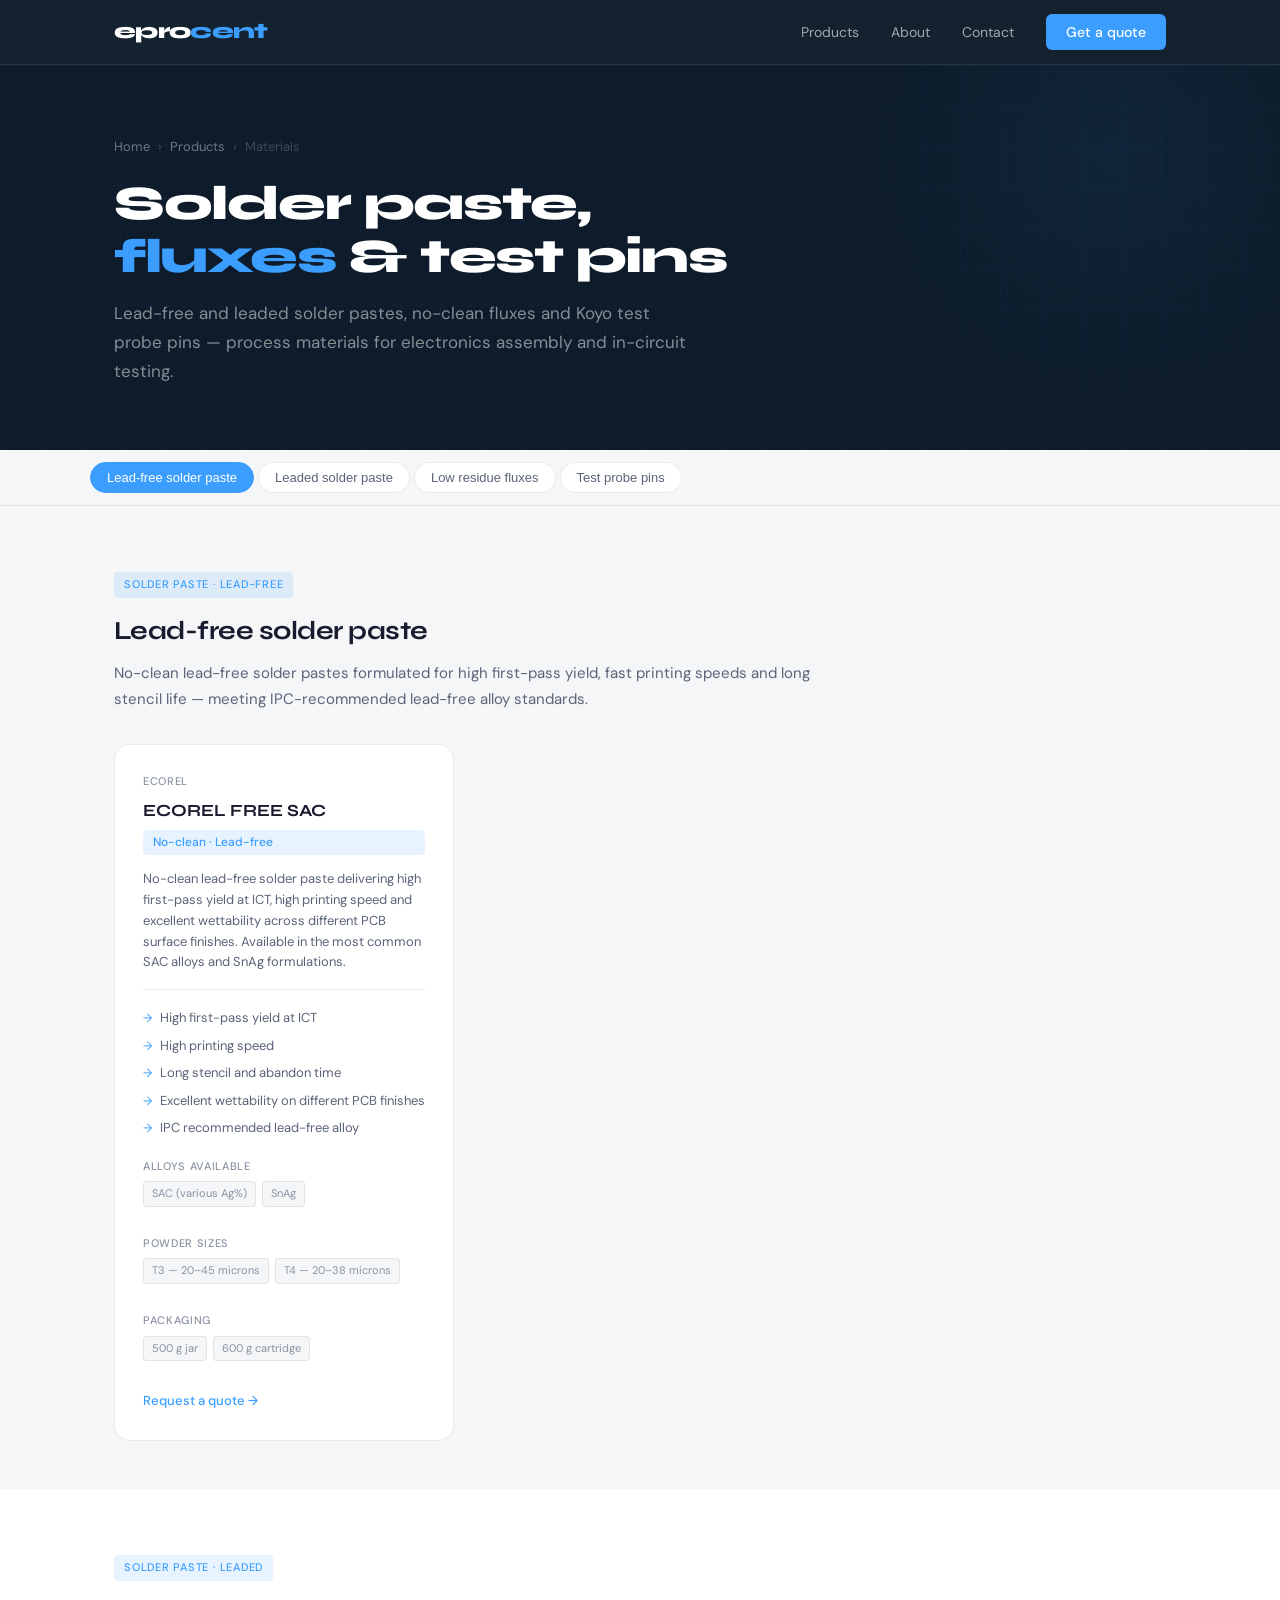
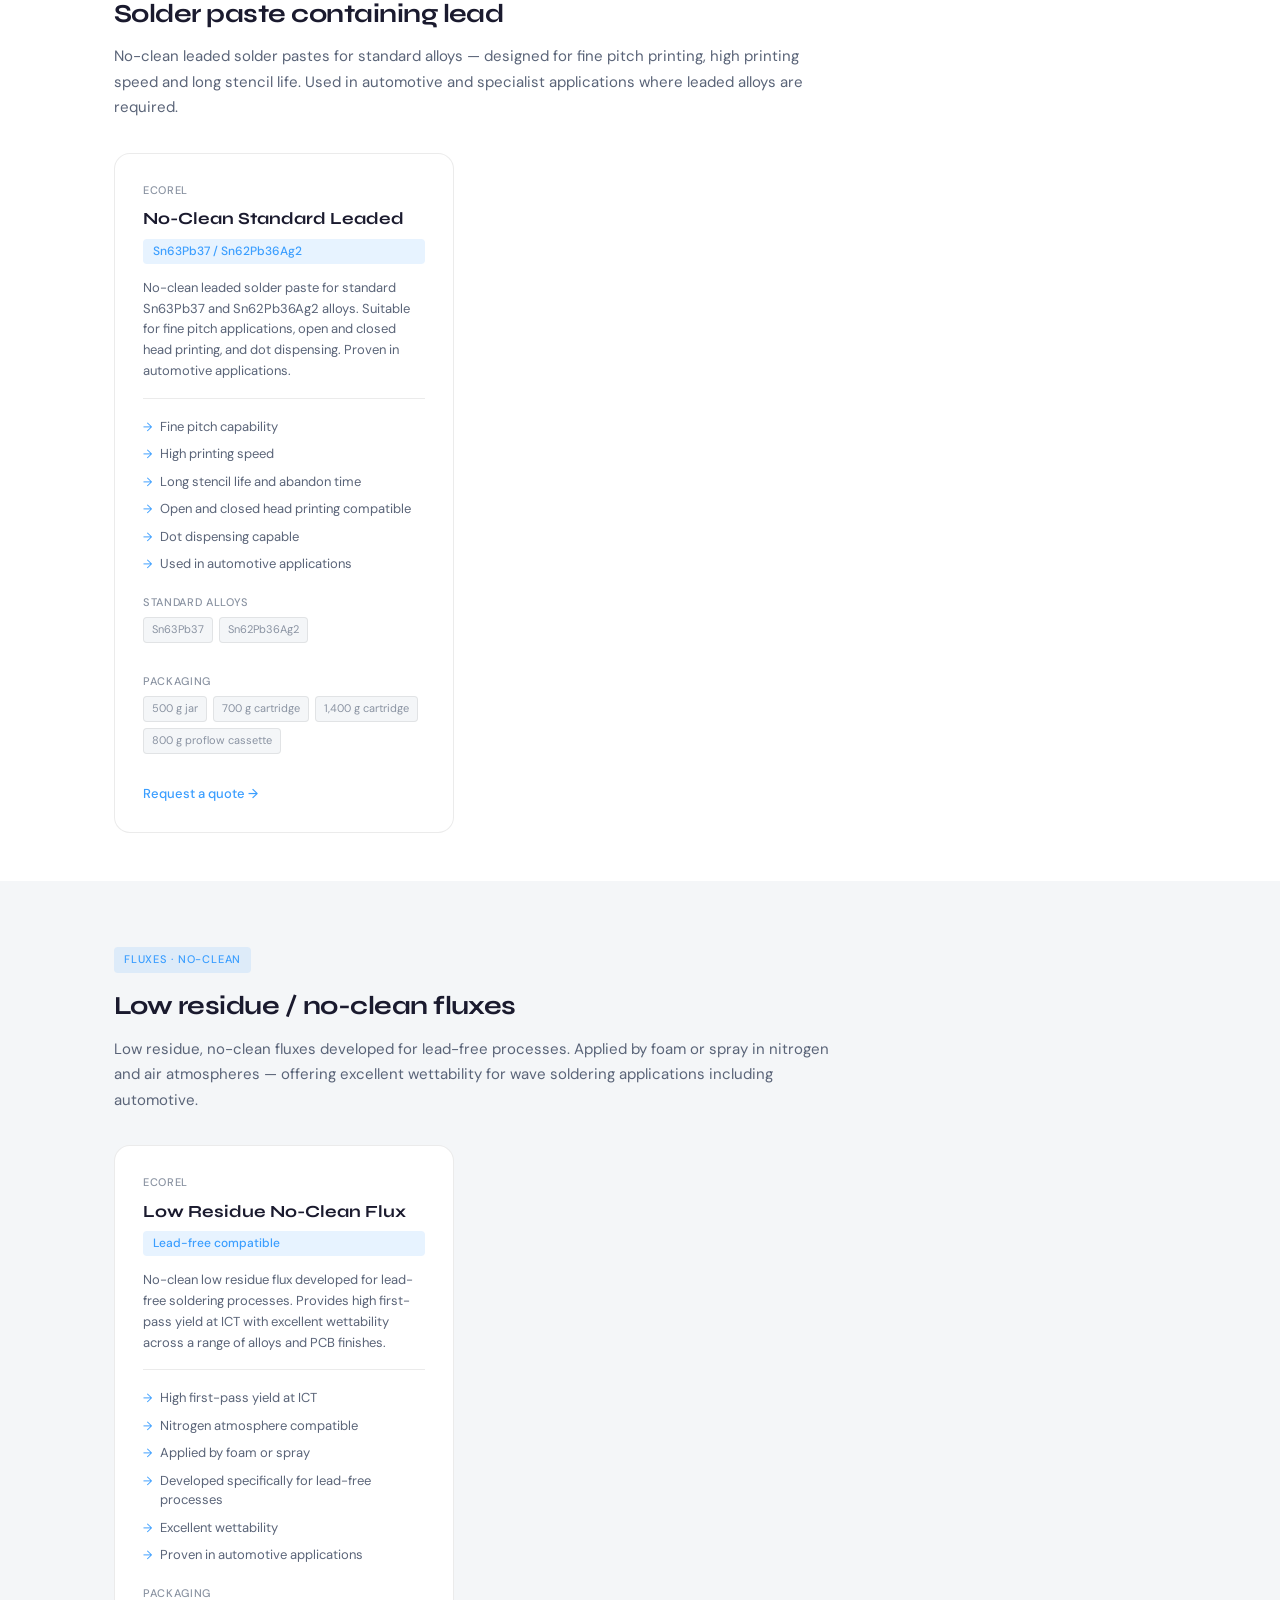
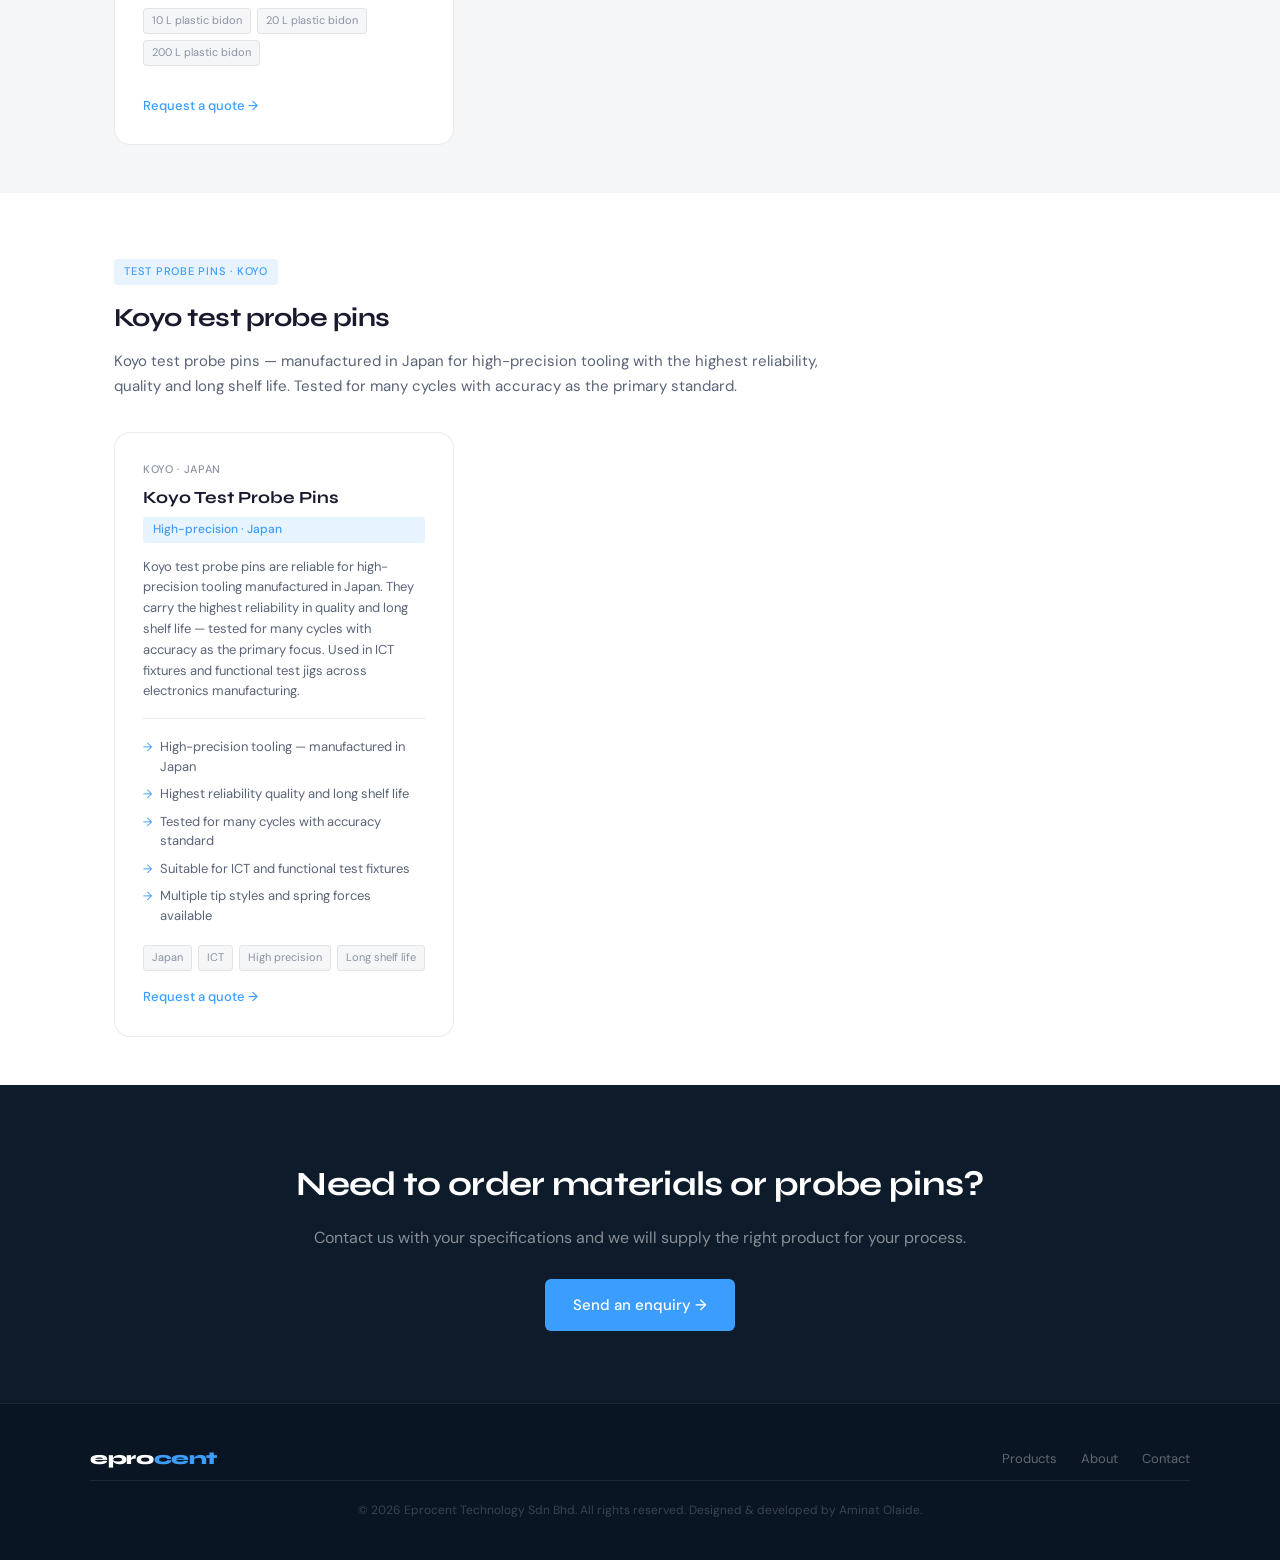
<file: material.html>
<!DOCTYPE html>
<html lang="en">
<head>
  <meta charset="UTF-8" />
  <meta name="viewport" content="width=device-width, initial-scale=1.0" />
  <meta name="description" content="Solder paste, low residue fluxes and process materials — ECOREL FREE SAC lead-free solder paste, leaded solder paste, no-clean fluxes and Koyo test probe pins. Eprocent Technology Malaysia." />
  <title>Materials | Eprocent Technology</title>
  <link rel="stylesheet" href="style.css" />
  <style>
    .page-hero{background:var(--navy);padding:72px 24px 64px;position:relative;overflow:hidden}
    .page-hero::before{content:'';position:absolute;inset:0;background-image:linear-gradient(rgba(59,158,255,0.04) 1px,transparent 1px),linear-gradient(90deg,rgba(59,158,255,0.04) 1px,transparent 1px);background-size:40px 40px}
    .page-hero::after{content:'';position:absolute;top:-160px;right:-80px;width:500px;height:500px;background:radial-gradient(circle,rgba(59,158,255,0.07) 0%,transparent 70%);pointer-events:none}
    .page-hero-inner{position:relative;z-index:1}
    .breadcrumb{display:flex;align-items:center;gap:8px;font-size:13px;color:rgba(255,255,255,0.4);margin-bottom:20px}
    .breadcrumb a{color:rgba(255,255,255,0.4);text-decoration:none;transition:color var(--transition)}
    .breadcrumb a:hover{color:var(--accent)}
    .breadcrumb span{color:rgba(255,255,255,0.2)}
    .page-title{font-family:'Syne',sans-serif;font-weight:800;font-size:clamp(32px,4vw,48px);color:var(--white);letter-spacing:-0.03em;line-height:1.1;margin-bottom:16px}
    .page-title em{font-style:normal;color:var(--accent)}
    .page-sub{font-size:17px;color:rgba(255,255,255,0.5);max-width:580px;line-height:1.7}

    .tab-nav{background:var(--off-white);border-bottom:0.5px solid var(--border);padding:0 24px;position:sticky;top:64px;z-index:50}
    .tab-inner{max-width:var(--max-w);margin:0 auto;display:flex;gap:4px;overflow-x:auto;padding:12px 0;scrollbar-width:none}
    .tab-inner::-webkit-scrollbar{display:none}
    .tab-btn{white-space:nowrap;font-size:13px;font-weight:500;padding:7px 16px;border-radius:999px;border:0.5px solid var(--border);background:var(--white);color:var(--text-sec);cursor:pointer;transition:all var(--transition)}
    .tab-btn:hover,.tab-btn.active{background:var(--accent);color:var(--white);border-color:var(--accent)}

    .product-section{padding:64px 24px 48px}
    .product-section:nth-child(even){background:var(--off-white)}
    .section-chip{display:inline-block;font-size:11px;font-weight:500;letter-spacing:0.07em;text-transform:uppercase;color:var(--accent);background:var(--accent-dim);padding:4px 10px;border-radius:4px;margin-bottom:12px}
    .product-section h2{font-family:'Syne',sans-serif;font-size:26px;font-weight:700;color:var(--text-main);letter-spacing:-0.02em;margin-bottom:10px}
    .intro-p{font-size:15px;color:var(--text-sec);line-height:1.7;max-width:720px;margin-bottom:32px}

    .item-grid{display:grid;grid-template-columns:repeat(auto-fill,minmax(280px,1fr));gap:16px}
    .item-card{background:var(--white);border:0.5px solid var(--border);border-radius:var(--radius-lg);padding:28px;transition:border-color var(--transition),transform var(--transition),box-shadow var(--transition);display:flex;flex-direction:column}
    .item-card:hover{border-color:var(--accent);transform:translateY(-2px);box-shadow:0 8px 24px rgba(59,158,255,0.08)}
    .item-brand{font-size:11px;font-weight:500;letter-spacing:0.06em;text-transform:uppercase;color:var(--text-muted);margin-bottom:6px}
    .item-name{font-family:'Syne',sans-serif;font-size:17px;font-weight:700;color:var(--text-main);margin-bottom:6px}
    .item-subtitle{font-size:12px;font-weight:500;color:var(--accent);background:var(--accent-dim);padding:3px 10px;border-radius:4px;display:inline-block;margin-bottom:14px}
    .item-desc{font-size:13px;color:var(--text-sec);line-height:1.6;margin-bottom:16px;flex:1}
    .feature-list{list-style:none;padding:0;border-top:0.5px solid var(--border);padding-top:14px;margin-bottom:16px}
    .feature-list li{font-size:13px;color:var(--text-sec);padding:4px 0;display:flex;align-items:flex-start;gap:8px;line-height:1.5}
    .feature-list li::before{content:'→';color:var(--accent);font-size:12px;flex-shrink:0;margin-top:1px}
    .packaging-row{display:flex;flex-wrap:wrap;gap:6px;margin-bottom:14px}
    .pkg-chip{font-size:11px;color:var(--text-muted);background:var(--off-white);border:0.5px solid var(--border);padding:3px 8px;border-radius:4px}
    .item-tags{display:flex;flex-wrap:wrap;gap:6px;margin-bottom:16px}
    .item-tag{font-size:11px;color:var(--text-muted);background:var(--off-white);padding:3px 8px;border-radius:4px;border:0.5px solid var(--border)}
    .enquire-btn{display:inline-block;font-size:13px;color:var(--accent);font-weight:500;text-decoration:none;margin-top:auto}

    .cta-band{background:var(--navy);padding:72px 24px;text-align:center}
    .cta-band h2{font-family:'Syne',sans-serif;font-size:clamp(24px,3vw,34px);font-weight:700;color:var(--white);letter-spacing:-0.02em;margin-bottom:14px}
    .cta-band p{font-size:16px;color:rgba(255,255,255,0.5);margin-bottom:28px}
  </style>
</head>
<body>
  <nav>
    <div class="nav-inner">
      <a href="index.html" class="nav-logo">epro<span>cent</span></a>
      <ul class="nav-links" id="navLinks">
        <li><a href="products.html">Products</a></li>
        <li><a href="about.html">About</a></li>
        <li><a href="contact.html">Contact</a></li>
        <li><a href="contact.html" class="nav-cta">Get a quote</a></li>
      </ul>
      <button class="hamburger" id="hamburger" aria-label="Open menu"><span></span><span></span><span></span></button>
    </div>
  </nav>

  <div class="page-hero">
    <div class="page-hero-inner container">
      <div class="breadcrumb"><a href="index.html">Home</a><span>›</span><a href="products.html">Products</a><span>›</span><span>Materials</span></div>
      <h1 class="page-title">Solder paste,<br><em>fluxes</em> &amp; test pins</h1>
      <p class="page-sub">Lead-free and leaded solder pastes, no-clean fluxes and Koyo test probe pins — process materials for electronics assembly and in-circuit testing.</p>
    </div>
  </div>

  <div class="tab-nav">
    <div class="tab-inner">
      <button class="tab-btn active" onclick="jumpTo('lead-free', event)">Lead-free solder paste</button>
      <button class="tab-btn" onclick="jumpTo('leaded', event)">Leaded solder paste</button>
      <button class="tab-btn" onclick="jumpTo('flux', event)">Low residue fluxes</button>
      <button class="tab-btn" onclick="jumpTo('probe-pins', event)">Test probe pins</button>
    </div>
  </div>

  <!-- LEAD FREE -->
  <section class="product-section" id="lead-free">
    <div class="container">
      <span class="section-chip">Solder paste · Lead-free</span>
      <h2>Lead-free solder paste</h2>
      <p class="intro-p">No-clean lead-free solder pastes formulated for high first-pass yield, fast printing speeds and long stencil life — meeting IPC-recommended lead-free alloy standards.</p>
      <div class="item-grid">

        <div class="item-card reveal">
          <div class="item-brand">Ecorel</div>
          <div class="item-name">ECOREL FREE SAC</div>
          <span class="item-subtitle">No-clean · Lead-free</span>
          <p class="item-desc">No-clean lead-free solder paste delivering high first-pass yield at ICT, high printing speed and excellent wettability across different PCB surface finishes. Available in the most common SAC alloys and SnAg formulations.</p>
          <ul class="feature-list">
            <li>High first-pass yield at ICT</li>
            <li>High printing speed</li>
            <li>Long stencil and abandon time</li>
            <li>Excellent wettability on different PCB finishes</li>
            <li>IPC recommended lead-free alloy</li>
          </ul>
          <div style="margin-bottom:12px">
            <p style="font-size:11px;font-weight:500;color:var(--text-muted);text-transform:uppercase;letter-spacing:0.06em;margin-bottom:6px">Alloys available</p>
            <div class="item-tags"><span class="item-tag">SAC (various Ag%)</span><span class="item-tag">SnAg</span></div>
          </div>
          <div style="margin-bottom:14px">
            <p style="font-size:11px;font-weight:500;color:var(--text-muted);text-transform:uppercase;letter-spacing:0.06em;margin-bottom:6px">Powder sizes</p>
            <div class="packaging-row"><span class="pkg-chip">T3 — 20–45 microns</span><span class="pkg-chip">T4 — 20–38 microns</span></div>
          </div>
          <div>
            <p style="font-size:11px;font-weight:500;color:var(--text-muted);text-transform:uppercase;letter-spacing:0.06em;margin-bottom:6px">Packaging</p>
            <div class="packaging-row"><span class="pkg-chip">500 g jar</span><span class="pkg-chip">600 g cartridge</span></div>
          </div>
          <a href="contact.html" class="enquire-btn" style="margin-top:16px">Request a quote →</a>
        </div>

      </div>
    </div>
  </section>

  <!-- LEADED -->
  <section class="product-section" id="leaded">
    <div class="container">
      <span class="section-chip">Solder paste · Leaded</span>
      <h2>Solder paste containing lead</h2>
      <p class="intro-p">No-clean leaded solder pastes for standard alloys — designed for fine pitch printing, high printing speed and long stencil life. Used in automotive and specialist applications where leaded alloys are required.</p>
      <div class="item-grid">

        <div class="item-card reveal">
          <div class="item-brand">Ecorel</div>
          <div class="item-name">No-Clean Standard Leaded</div>
          <span class="item-subtitle">Sn63Pb37 / Sn62Pb36Ag2</span>
          <p class="item-desc">No-clean leaded solder paste for standard Sn63Pb37 and Sn62Pb36Ag2 alloys. Suitable for fine pitch applications, open and closed head printing, and dot dispensing. Proven in automotive applications.</p>
          <ul class="feature-list">
            <li>Fine pitch capability</li>
            <li>High printing speed</li>
            <li>Long stencil life and abandon time</li>
            <li>Open and closed head printing compatible</li>
            <li>Dot dispensing capable</li>
            <li>Used in automotive applications</li>
          </ul>
          <div style="margin-bottom:14px">
            <p style="font-size:11px;font-weight:500;color:var(--text-muted);text-transform:uppercase;letter-spacing:0.06em;margin-bottom:6px">Standard alloys</p>
            <div class="item-tags"><span class="item-tag">Sn63Pb37</span><span class="item-tag">Sn62Pb36Ag2</span></div>
          </div>
          <div>
            <p style="font-size:11px;font-weight:500;color:var(--text-muted);text-transform:uppercase;letter-spacing:0.06em;margin-bottom:6px">Packaging</p>
            <div class="packaging-row"><span class="pkg-chip">500 g jar</span><span class="pkg-chip">700 g cartridge</span><span class="pkg-chip">1,400 g cartridge</span><span class="pkg-chip">800 g proflow cassette</span></div>
          </div>
          <a href="contact.html" class="enquire-btn" style="margin-top:16px">Request a quote →</a>
        </div>

      </div>
    </div>
  </section>

  <!-- FLUX -->
  <section class="product-section" id="flux">
    <div class="container">
      <span class="section-chip">Fluxes · No-clean</span>
      <h2>Low residue / no-clean fluxes</h2>
      <p class="intro-p">Low residue, no-clean fluxes developed for lead-free processes. Applied by foam or spray in nitrogen and air atmospheres — offering excellent wettability for wave soldering applications including automotive.</p>
      <div class="item-grid">

        <div class="item-card reveal">
          <div class="item-brand">Ecorel</div>
          <div class="item-name">Low Residue No-Clean Flux</div>
          <span class="item-subtitle">Lead-free compatible</span>
          <p class="item-desc">No-clean low residue flux developed for lead-free soldering processes. Provides high first-pass yield at ICT with excellent wettability across a range of alloys and PCB finishes.</p>
          <ul class="feature-list">
            <li>High first-pass yield at ICT</li>
            <li>Nitrogen atmosphere compatible</li>
            <li>Applied by foam or spray</li>
            <li>Developed specifically for lead-free processes</li>
            <li>Excellent wettability</li>
            <li>Proven in automotive applications</li>
          </ul>
          <div>
            <p style="font-size:11px;font-weight:500;color:var(--text-muted);text-transform:uppercase;letter-spacing:0.06em;margin-bottom:6px">Packaging</p>
            <div class="packaging-row"><span class="pkg-chip">10 L plastic bidon</span><span class="pkg-chip">20 L plastic bidon</span><span class="pkg-chip">200 L plastic bidon</span></div>
          </div>
          <a href="contact.html" class="enquire-btn" style="margin-top:16px">Request a quote →</a>
        </div>

      </div>
    </div>
  </section>

  <!-- TEST PROBE PINS -->
  <section class="product-section" id="probe-pins">
    <div class="container">
      <span class="section-chip">Test probe pins · Koyo</span>
      <h2>Koyo test probe pins</h2>
      <p class="intro-p">Koyo test probe pins — manufactured in Japan for high-precision tooling with the highest reliability, quality and long shelf life. Tested for many cycles with accuracy as the primary standard.</p>
      <div class="item-grid">

        <div class="item-card reveal">
          <div class="item-brand">Koyo · Japan</div>
          <div class="item-name">Koyo Test Probe Pins</div>
          <span class="item-subtitle">High-precision · Japan</span>
          <p class="item-desc">Koyo test probe pins are reliable for high-precision tooling manufactured in Japan. They carry the highest reliability in quality and long shelf life — tested for many cycles with accuracy as the primary focus. Used in ICT fixtures and functional test jigs across electronics manufacturing.</p>
          <ul class="feature-list">
            <li>High-precision tooling — manufactured in Japan</li>
            <li>Highest reliability quality and long shelf life</li>
            <li>Tested for many cycles with accuracy standard</li>
            <li>Suitable for ICT and functional test fixtures</li>
            <li>Multiple tip styles and spring forces available</li>
          </ul>
          <div class="item-tags"><span class="item-tag">Japan</span><span class="item-tag">ICT</span><span class="item-tag">High precision</span><span class="item-tag">Long shelf life</span></div>
          <a href="contact.html" class="enquire-btn">Request a quote →</a>
        </div>

      </div>
    </div>
  </section>

  <div class="cta-band">
    <h2>Need to order materials or probe pins?</h2>
    <p>Contact us with your specifications and we will supply the right product for your process.</p>
    <a href="contact.html" class="btn-primary">Send an enquiry →</a>
  </div>

  <footer>
    <div class="footer-inner">
      <div class="footer-logo">epro<span>cent</span></div>
      <ul class="footer-links"><li><a href="products.html">Products</a></li><li><a href="about.html">About</a></li><li><a href="contact.html">Contact</a></li></ul>
    </div>
    <div class="footer-inner"><p class="footer-copy">© 2026 Eprocent Technology Sdn Bhd. All rights reserved. Designed &amp; developed by Aminat Olaide.</p></div>
  </footer>
  <script src="main.js"></script>
  <script>
    function jumpTo(id,event){
      document.getElementById(id).scrollIntoView({behavior:'smooth',block:'start'});
      document.querySelectorAll('.tab-btn').forEach(b=>b.classList.remove('active'));
      event.target.classList.add('active');
    }
  </script>
</body>
</html>
</file>
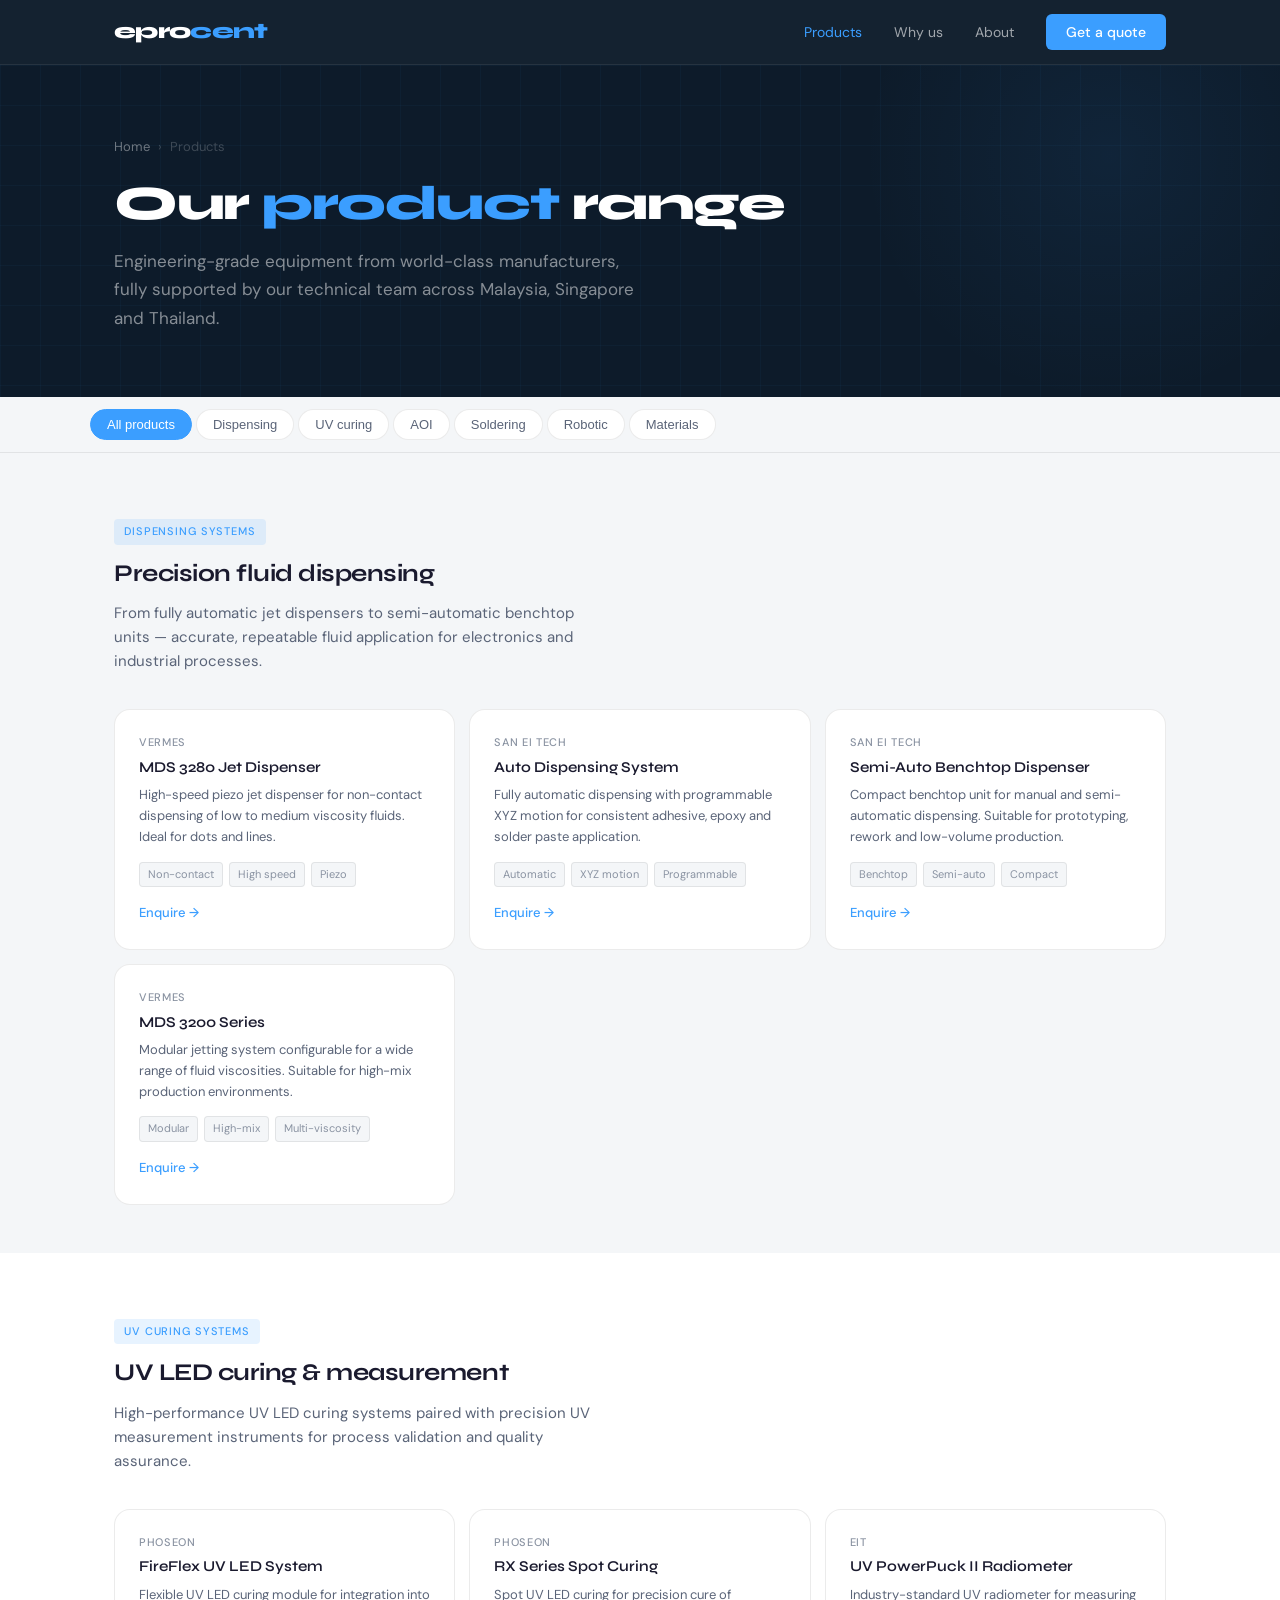
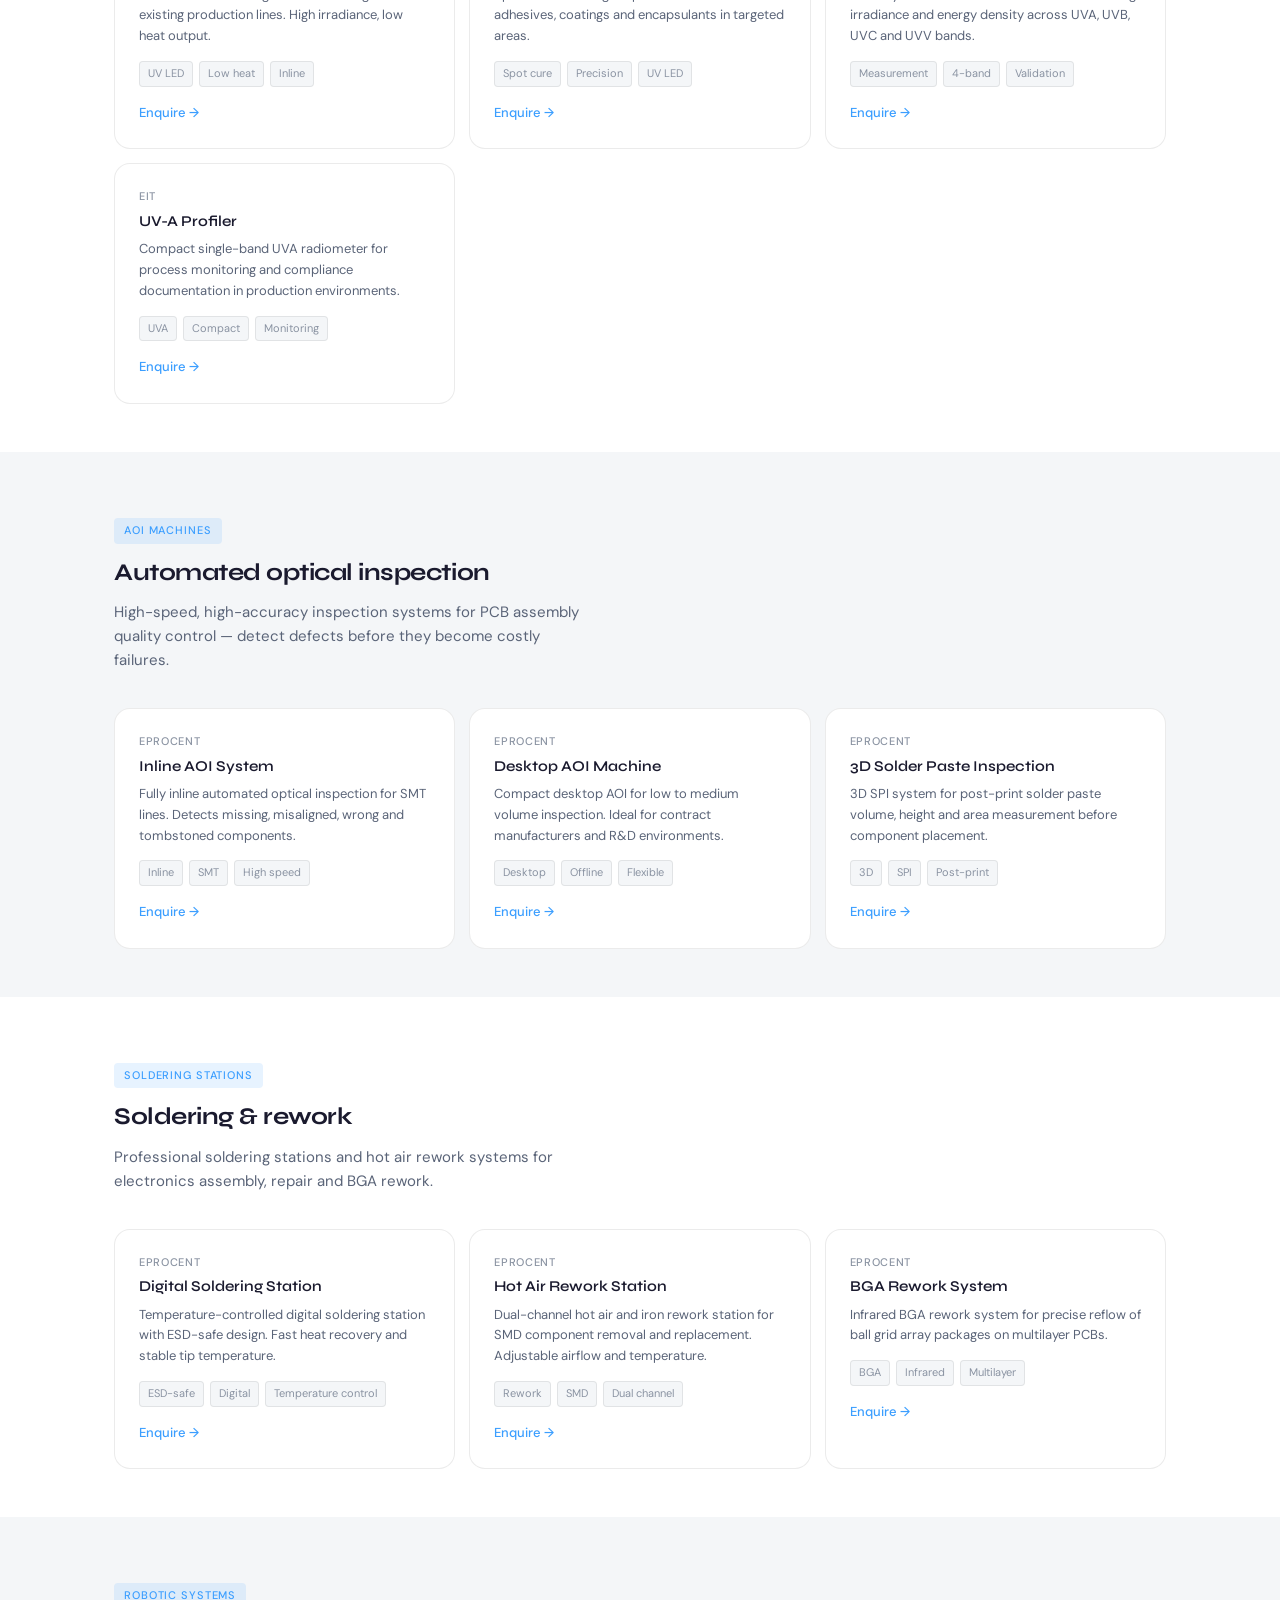
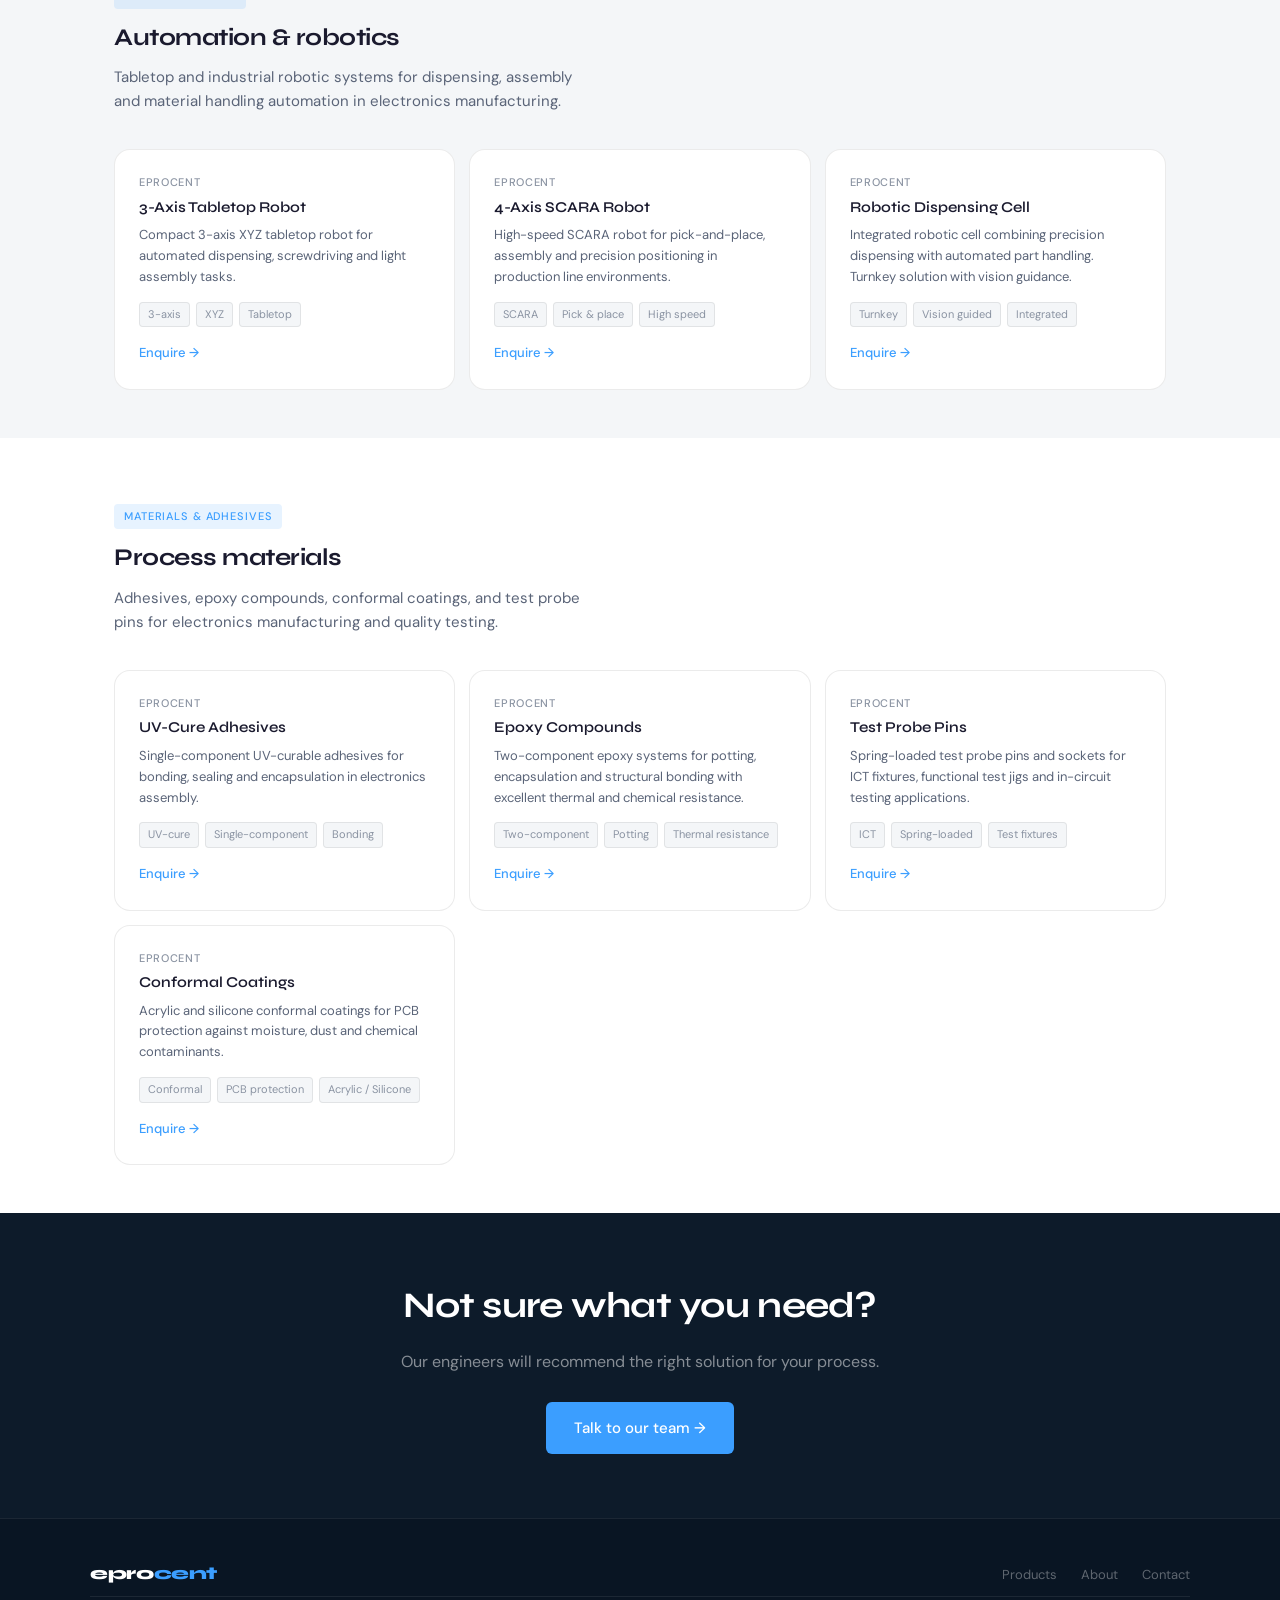
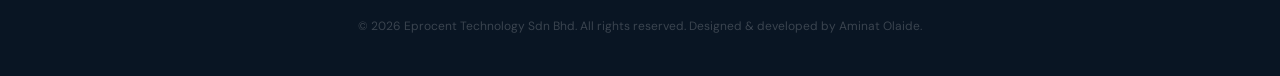
<file: products.html>
<!DOCTYPE html>
<html lang="en">
<head>
  <meta charset="UTF-8" />
  <meta name="viewport" content="width=device-width, initial-scale=1.0" />
  <meta name="description" content="Eprocent Technology product range — dispensing systems, UV curing, AOI machines, soldering stations, robotic systems and materials for Malaysia's manufacturing sector." />
  <title>Products | Eprocent Technology Sdn Bhd</title>
  <link rel="stylesheet" href="style.css" />
  <style>
    /* ── PAGE HERO (shared across inner pages) ── */
    .page-hero {
      background: var(--navy);
      padding: 72px 24px 64px;
      position: relative;
      overflow: hidden;
    }
    .page-hero::before {
      content: '';
      position: absolute;
      inset: 0;
      background-image:
        linear-gradient(rgba(59,158,255,0.04) 1px, transparent 1px),
        linear-gradient(90deg, rgba(59,158,255,0.04) 1px, transparent 1px);
      background-size: 40px 40px;
    }
    .page-hero::after {
      content: '';
      position: absolute;
      top: -160px; right: -80px;
      width: 500px; height: 500px;
      background: radial-gradient(circle, rgba(59,158,255,0.07) 0%, transparent 70%);
      pointer-events: none;
    }
    .page-hero-inner { position: relative; z-index: 1; }
    .breadcrumb {
      display: flex;
      align-items: center;
      gap: 8px;
      font-size: 13px;
      color: rgba(255,255,255,0.4);
      margin-bottom: 20px;
    }
    .breadcrumb a { color: rgba(255,255,255,0.4); text-decoration: none; transition: color var(--transition); }
    .breadcrumb a:hover { color: var(--accent); }
    .breadcrumb span { color: rgba(255,255,255,0.2); }
    .page-title {
      font-family: 'Syne', sans-serif;
      font-weight: 800;
      font-size: clamp(32px, 4vw, 48px);
      color: var(--white);
      letter-spacing: -0.03em;
      line-height: 1.1;
      margin-bottom: 16px;
    }
    .page-title em { font-style: normal; color: var(--accent); }
    .page-sub {
      font-size: 17px;
      color: rgba(255,255,255,0.5);
      max-width: 540px;
      line-height: 1.7;
    }

    /* ── FILTER BAR ── */
    .filter-bar {
      background: var(--off-white);
      border-bottom: 0.5px solid var(--border);
      padding: 0 24px;
      position: sticky;
      top: 64px;
      z-index: 50;
    }
    .filter-inner {
      max-width: var(--max-w);
      margin: 0 auto;
      display: flex;
      gap: 4px;
      overflow-x: auto;
      padding: 12px 0;
      scrollbar-width: none;
    }
    .filter-inner::-webkit-scrollbar { display: none; }
    .filter-btn {
      white-space: nowrap;
      font-size: 13px;
      font-weight: 500;
      padding: 7px 16px;
      border-radius: 999px;
      border: 0.5px solid var(--border);
      background: var(--white);
      color: var(--text-sec);
      cursor: pointer;
      transition: all var(--transition);
    }
    .filter-btn:hover, .filter-btn.active {
      background: var(--accent);
      color: var(--white);
      border-color: var(--accent);
    }

    /* ── PRODUCT CATEGORY SECTION ── */
    .category-section { padding: 64px 24px 48px; }
    .category-section:nth-child(even) { background: var(--off-white); }

    .category-header {
      display: flex;
      align-items: flex-start;
      justify-content: space-between;
      gap: 24px;
      margin-bottom: 36px;
      flex-wrap: wrap;
    }
    .category-tag {
      display: inline-block;
      font-size: 11px;
      font-weight: 500;
      letter-spacing: 0.08em;
      text-transform: uppercase;
      color: var(--accent);
      background: var(--accent-dim);
      padding: 4px 10px;
      border-radius: 4px;
      margin-bottom: 10px;
    }
    .category-title {
      font-family: 'Syne', sans-serif;
      font-size: 24px;
      font-weight: 700;
      color: var(--text-main);
      letter-spacing: -0.02em;
      margin-bottom: 8px;
    }
    .category-desc { font-size: 15px; color: var(--text-sec); max-width: 480px; line-height: 1.6; }

    .item-grid {
      display: grid;
      grid-template-columns: repeat(auto-fill, minmax(260px, 1fr));
      gap: 14px;
    }
    .item-card {
      background: var(--white);
      border: 0.5px solid var(--border);
      border-radius: var(--radius-lg);
      padding: 24px;
      transition: border-color var(--transition), transform var(--transition), box-shadow var(--transition);
    }
    .item-card:hover {
      border-color: var(--accent);
      transform: translateY(-2px);
      box-shadow: 0 8px 24px rgba(59,158,255,0.08);
    }
    .item-brand {
      font-size: 11px;
      font-weight: 500;
      letter-spacing: 0.06em;
      text-transform: uppercase;
      color: var(--text-muted);
      margin-bottom: 6px;
    }
    .item-name {
      font-family: 'Syne', sans-serif;
      font-size: 15px;
      font-weight: 600;
      color: var(--text-main);
      margin-bottom: 8px;
      line-height: 1.3;
    }
    .item-desc { font-size: 13px; color: var(--text-sec); line-height: 1.6; }
    .item-tags { display: flex; flex-wrap: wrap; gap: 6px; margin-top: 14px; }
    .item-tag {
      font-size: 11px;
      color: var(--text-muted);
      background: var(--off-white);
      padding: 3px 8px;
      border-radius: 4px;
      border: 0.5px solid var(--border);
    }
    .enquire-btn {
      display: inline-block;
      margin-top: 16px;
      font-size: 13px;
      color: var(--accent);
      font-weight: 500;
      text-decoration: none;
    }

    /* ── CTA BAND ── */
    .cta-band {
      background: var(--navy);
      padding: 64px 24px;
      text-align: center;
    }
    .cta-band h2 {
      font-family: 'Syne', sans-serif;
      font-size: clamp(24px, 3vw, 36px);
      font-weight: 700;
      color: var(--white);
      letter-spacing: -0.02em;
      margin-bottom: 14px;
    }
    .cta-band p { font-size: 16px; color: rgba(255,255,255,0.5); margin-bottom: 28px; }
    .cta-band .btn-primary { font-size: 15px; }
  </style>
</head>
<body>

  <!-- NAVIGATION -->
  <nav>
    <div class="nav-inner">
      <a href="index.html" class="nav-logo">epro<span>cent</span></a>
      <ul class="nav-links" id="navLinks">
        <li><a href="products.html">Products</a></li>
        <li><a href="#why">Why us</a></li>
        <li><a href="about.html">About</a></li>
        <li><a href="index.html#contact" class="nav-cta">Get a quote</a></li>
      </ul>
      <button class="hamburger" id="hamburger" aria-label="Open navigation menu">
        <span></span><span></span><span></span>
      </button>
    </div>
  </nav>

  <!-- PAGE HERO -->
  <div class="page-hero">
    <div class="page-hero-inner container">
      <div class="breadcrumb">
        <a href="index.html">Home</a>
        <span>›</span>
        <span>Products</span>
      </div>
      <h1 class="page-title">Our <em>product</em> range</h1>
      <p class="page-sub">Engineering-grade equipment from world-class manufacturers, fully supported by our technical team across Malaysia, Singapore and Thailand.</p>
    </div>
  </div>

  <!-- FILTER BAR -->
  <div class="filter-bar">
    <div class="filter-inner">
      <button class="filter-btn active" data-filter="all">All products</button>
      <button class="filter-btn" data-filter="dispensing">Dispensing</button>
      <button class="filter-btn" data-filter="uv">UV curing</button>
      <button class="filter-btn" data-filter="aoi">AOI</button>
      <button class="filter-btn" data-filter="soldering">Soldering</button>
      <button class="filter-btn" data-filter="robotic">Robotic</button>
      <button class="filter-btn" data-filter="materials">Materials</button>
    </div>
  </div>

  <!-- DISPENSING -->
  <section class="category-section reveal" id="dispensing" data-category="dispensing">
    <div class="container">
      <div class="category-header">
        <div>
          <span class="category-tag">Dispensing systems</span>
          <h2 class="category-title">Precision fluid dispensing</h2>
          <p class="category-desc">From fully automatic jet dispensers to semi-automatic benchtop units — accurate, repeatable fluid application for electronics and industrial processes.</p>
        </div>
      </div>
      <div class="item-grid">
        <div class="item-card reveal">
          <div class="item-brand">Vermes</div>
          <div class="item-name">MDS 3280 Jet Dispenser</div>
          <p class="item-desc">High-speed piezo jet dispenser for non-contact dispensing of low to medium viscosity fluids. Ideal for dots and lines.</p>
          <div class="item-tags"><span class="item-tag">Non-contact</span><span class="item-tag">High speed</span><span class="item-tag">Piezo</span></div>
          <a href="index.html#contact" class="enquire-btn">Enquire →</a>
        </div>
        <div class="item-card reveal">
          <div class="item-brand">San Ei Tech</div>
          <div class="item-name">Auto Dispensing System</div>
          <p class="item-desc">Fully automatic dispensing with programmable XYZ motion for consistent adhesive, epoxy and solder paste application.</p>
          <div class="item-tags"><span class="item-tag">Automatic</span><span class="item-tag">XYZ motion</span><span class="item-tag">Programmable</span></div>
          <a href="index.html#contact" class="enquire-btn">Enquire →</a>
        </div>
        <div class="item-card reveal">
          <div class="item-brand">San Ei Tech</div>
          <div class="item-name">Semi-Auto Benchtop Dispenser</div>
          <p class="item-desc">Compact benchtop unit for manual and semi-automatic dispensing. Suitable for prototyping, rework and low-volume production.</p>
          <div class="item-tags"><span class="item-tag">Benchtop</span><span class="item-tag">Semi-auto</span><span class="item-tag">Compact</span></div>
          <a href="index.html#contact" class="enquire-btn">Enquire →</a>
        </div>
        <div class="item-card reveal">
          <div class="item-brand">Vermes</div>
          <div class="item-name">MDS 3200 Series</div>
          <p class="item-desc">Modular jetting system configurable for a wide range of fluid viscosities. Suitable for high-mix production environments.</p>
          <div class="item-tags"><span class="item-tag">Modular</span><span class="item-tag">High-mix</span><span class="item-tag">Multi-viscosity</span></div>
          <a href="index.html#contact" class="enquire-btn">Enquire →</a>
        </div>
      </div>
    </div>
  </section>

  <!-- UV CURING -->
  <section class="category-section reveal" id="uv" data-category="uv">
    <div class="container">
      <div class="category-header">
        <div>
          <span class="category-tag">UV curing systems</span>
          <h2 class="category-title">UV LED curing & measurement</h2>
          <p class="category-desc">High-performance UV LED curing systems paired with precision UV measurement instruments for process validation and quality assurance.</p>
        </div>
      </div>
      <div class="item-grid">
        <div class="item-card reveal">
          <div class="item-brand">Phoseon</div>
          <div class="item-name">FireFlex UV LED System</div>
          <p class="item-desc">Flexible UV LED curing module for integration into existing production lines. High irradiance, low heat output.</p>
          <div class="item-tags"><span class="item-tag">UV LED</span><span class="item-tag">Low heat</span><span class="item-tag">Inline</span></div>
          <a href="index.html#contact" class="enquire-btn">Enquire →</a>
        </div>
        <div class="item-card reveal">
          <div class="item-brand">Phoseon</div>
          <div class="item-name">RX Series Spot Curing</div>
          <p class="item-desc">Spot UV LED curing for precision cure of adhesives, coatings and encapsulants in targeted areas.</p>
          <div class="item-tags"><span class="item-tag">Spot cure</span><span class="item-tag">Precision</span><span class="item-tag">UV LED</span></div>
          <a href="index.html#contact" class="enquire-btn">Enquire →</a>
        </div>
        <div class="item-card reveal">
          <div class="item-brand">EIT</div>
          <div class="item-name">UV PowerPuck II Radiometer</div>
          <p class="item-desc">Industry-standard UV radiometer for measuring irradiance and energy density across UVA, UVB, UVC and UVV bands.</p>
          <div class="item-tags"><span class="item-tag">Measurement</span><span class="item-tag">4-band</span><span class="item-tag">Validation</span></div>
          <a href="index.html#contact" class="enquire-btn">Enquire →</a>
        </div>
        <div class="item-card reveal">
          <div class="item-brand">EIT</div>
          <div class="item-name">UV-A Profiler</div>
          <p class="item-desc">Compact single-band UVA radiometer for process monitoring and compliance documentation in production environments.</p>
          <div class="item-tags"><span class="item-tag">UVA</span><span class="item-tag">Compact</span><span class="item-tag">Monitoring</span></div>
          <a href="index.html#contact" class="enquire-btn">Enquire →</a>
        </div>
      </div>
    </div>
  </section>

  <!-- AOI -->
  <section class="category-section reveal" id="aoi" data-category="aoi">
    <div class="container">
      <div class="category-header">
        <div>
          <span class="category-tag">AOI machines</span>
          <h2 class="category-title">Automated optical inspection</h2>
          <p class="category-desc">High-speed, high-accuracy inspection systems for PCB assembly quality control — detect defects before they become costly failures.</p>
        </div>
      </div>
      <div class="item-grid">
        <div class="item-card reveal">
          <div class="item-brand">Eprocent</div>
          <div class="item-name">Inline AOI System</div>
          <p class="item-desc">Fully inline automated optical inspection for SMT lines. Detects missing, misaligned, wrong and tombstoned components.</p>
          <div class="item-tags"><span class="item-tag">Inline</span><span class="item-tag">SMT</span><span class="item-tag">High speed</span></div>
          <a href="index.html#contact" class="enquire-btn">Enquire →</a>
        </div>
        <div class="item-card reveal">
          <div class="item-brand">Eprocent</div>
          <div class="item-name">Desktop AOI Machine</div>
          <p class="item-desc">Compact desktop AOI for low to medium volume inspection. Ideal for contract manufacturers and R&D environments.</p>
          <div class="item-tags"><span class="item-tag">Desktop</span><span class="item-tag">Offline</span><span class="item-tag">Flexible</span></div>
          <a href="index.html#contact" class="enquire-btn">Enquire →</a>
        </div>
        <div class="item-card reveal">
          <div class="item-brand">Eprocent</div>
          <div class="item-name">3D Solder Paste Inspection</div>
          <p class="item-desc">3D SPI system for post-print solder paste volume, height and area measurement before component placement.</p>
          <div class="item-tags"><span class="item-tag">3D</span><span class="item-tag">SPI</span><span class="item-tag">Post-print</span></div>
          <a href="index.html#contact" class="enquire-btn">Enquire →</a>
        </div>
      </div>
    </div>
  </section>

  <!-- SOLDERING -->
  <section class="category-section reveal" id="soldering" data-category="soldering">
    <div class="container">
      <div class="category-header">
        <div>
          <span class="category-tag">Soldering stations</span>
          <h2 class="category-title">Soldering & rework</h2>
          <p class="category-desc">Professional soldering stations and hot air rework systems for electronics assembly, repair and BGA rework.</p>
        </div>
      </div>
      <div class="item-grid">
        <div class="item-card reveal">
          <div class="item-brand">Eprocent</div>
          <div class="item-name">Digital Soldering Station</div>
          <p class="item-desc">Temperature-controlled digital soldering station with ESD-safe design. Fast heat recovery and stable tip temperature.</p>
          <div class="item-tags"><span class="item-tag">ESD-safe</span><span class="item-tag">Digital</span><span class="item-tag">Temperature control</span></div>
          <a href="index.html#contact" class="enquire-btn">Enquire →</a>
        </div>
        <div class="item-card reveal">
          <div class="item-brand">Eprocent</div>
          <div class="item-name">Hot Air Rework Station</div>
          <p class="item-desc">Dual-channel hot air and iron rework station for SMD component removal and replacement. Adjustable airflow and temperature.</p>
          <div class="item-tags"><span class="item-tag">Rework</span><span class="item-tag">SMD</span><span class="item-tag">Dual channel</span></div>
          <a href="index.html#contact" class="enquire-btn">Enquire →</a>
        </div>
        <div class="item-card reveal">
          <div class="item-brand">Eprocent</div>
          <div class="item-name">BGA Rework System</div>
          <p class="item-desc">Infrared BGA rework system for precise reflow of ball grid array packages on multilayer PCBs.</p>
          <div class="item-tags"><span class="item-tag">BGA</span><span class="item-tag">Infrared</span><span class="item-tag">Multilayer</span></div>
          <a href="index.html#contact" class="enquire-btn">Enquire →</a>
        </div>
      </div>
    </div>
  </section>

  <!-- ROBOTIC -->
  <section class="category-section reveal" id="robotic" data-category="robotic">
    <div class="container">
      <div class="category-header">
        <div>
          <span class="category-tag">Robotic systems</span>
          <h2 class="category-title">Automation & robotics</h2>
          <p class="category-desc">Tabletop and industrial robotic systems for dispensing, assembly and material handling automation in electronics manufacturing.</p>
        </div>
      </div>
      <div class="item-grid">
        <div class="item-card reveal">
          <div class="item-brand">Eprocent</div>
          <div class="item-name">3-Axis Tabletop Robot</div>
          <p class="item-desc">Compact 3-axis XYZ tabletop robot for automated dispensing, screwdriving and light assembly tasks.</p>
          <div class="item-tags"><span class="item-tag">3-axis</span><span class="item-tag">XYZ</span><span class="item-tag">Tabletop</span></div>
          <a href="index.html#contact" class="enquire-btn">Enquire →</a>
        </div>
        <div class="item-card reveal">
          <div class="item-brand">Eprocent</div>
          <div class="item-name">4-Axis SCARA Robot</div>
          <p class="item-desc">High-speed SCARA robot for pick-and-place, assembly and precision positioning in production line environments.</p>
          <div class="item-tags"><span class="item-tag">SCARA</span><span class="item-tag">Pick & place</span><span class="item-tag">High speed</span></div>
          <a href="index.html#contact" class="enquire-btn">Enquire →</a>
        </div>
        <div class="item-card reveal">
          <div class="item-brand">Eprocent</div>
          <div class="item-name">Robotic Dispensing Cell</div>
          <p class="item-desc">Integrated robotic cell combining precision dispensing with automated part handling. Turnkey solution with vision guidance.</p>
          <div class="item-tags"><span class="item-tag">Turnkey</span><span class="item-tag">Vision guided</span><span class="item-tag">Integrated</span></div>
          <a href="index.html#contact" class="enquire-btn">Enquire →</a>
        </div>
      </div>
    </div>
  </section>

  <!-- MATERIALS -->
  <section class="category-section reveal" id="materials" data-category="materials">
    <div class="container">
      <div class="category-header">
        <div>
          <span class="category-tag">Materials & adhesives</span>
          <h2 class="category-title">Process materials</h2>
          <p class="category-desc">Adhesives, epoxy compounds, conformal coatings, and test probe pins for electronics manufacturing and quality testing.</p>
        </div>
      </div>
      <div class="item-grid">
        <div class="item-card reveal">
          <div class="item-brand">Eprocent</div>
          <div class="item-name">UV-Cure Adhesives</div>
          <p class="item-desc">Single-component UV-curable adhesives for bonding, sealing and encapsulation in electronics assembly.</p>
          <div class="item-tags"><span class="item-tag">UV-cure</span><span class="item-tag">Single-component</span><span class="item-tag">Bonding</span></div>
          <a href="index.html#contact" class="enquire-btn">Enquire →</a>
        </div>
        <div class="item-card reveal">
          <div class="item-brand">Eprocent</div>
          <div class="item-name">Epoxy Compounds</div>
          <p class="item-desc">Two-component epoxy systems for potting, encapsulation and structural bonding with excellent thermal and chemical resistance.</p>
          <div class="item-tags"><span class="item-tag">Two-component</span><span class="item-tag">Potting</span><span class="item-tag">Thermal resistance</span></div>
          <a href="index.html#contact" class="enquire-btn">Enquire →</a>
        </div>
        <div class="item-card reveal">
          <div class="item-brand">Eprocent</div>
          <div class="item-name">Test Probe Pins</div>
          <p class="item-desc">Spring-loaded test probe pins and sockets for ICT fixtures, functional test jigs and in-circuit testing applications.</p>
          <div class="item-tags"><span class="item-tag">ICT</span><span class="item-tag">Spring-loaded</span><span class="item-tag">Test fixtures</span></div>
          <a href="index.html#contact" class="enquire-btn">Enquire →</a>
        </div>
        <div class="item-card reveal">
          <div class="item-brand">Eprocent</div>
          <div class="item-name">Conformal Coatings</div>
          <p class="item-desc">Acrylic and silicone conformal coatings for PCB protection against moisture, dust and chemical contaminants.</p>
          <div class="item-tags"><span class="item-tag">Conformal</span><span class="item-tag">PCB protection</span><span class="item-tag">Acrylic / Silicone</span></div>
          <a href="index.html#contact" class="enquire-btn">Enquire →</a>
        </div>
      </div>
    </div>
  </section>

  <!-- CTA BAND -->
  <div class="cta-band">
    <h2>Not sure what you need?</h2>
    <p>Our engineers will recommend the right solution for your process.</p>
    <a href="index.html#contact" class="btn-primary">Talk to our team →</a>
  </div>

  <!-- FOOTER -->
  <footer>
    <div class="footer-inner">
      <div class="footer-logo">epro<span>cent</span></div>
      <ul class="footer-links">
        <li><a href="products.html">Products</a></li>
        <li><a href="about.html">About</a></li>
        <li><a href="index.html#contact">Contact</a></li>
      </ul>
    </div>
    <div class="footer-inner">
      <p class="footer-copy">© 2026 Eprocent Technology Sdn Bhd. All rights reserved. Designed &amp; developed by Aminat Olaide.</p>
    </div>
  </footer>

  <script src="main.js"></script>
  <script>
    // Filter functionality
    const filterBtns = document.querySelectorAll('.filter-btn');
    const categorySections = document.querySelectorAll('.category-section');

    filterBtns.forEach(btn => {
      btn.addEventListener('click', () => {
        filterBtns.forEach(b => b.classList.remove('active'));
        btn.classList.add('active');
        const filter = btn.dataset.filter;
        categorySections.forEach(section => {
          if (filter === 'all' || section.dataset.category === filter) {
            section.style.display = '';
          } else {
            section.style.display = 'none';
          }
        });
      });
    });
  </script>
</body>
</html>
</file>
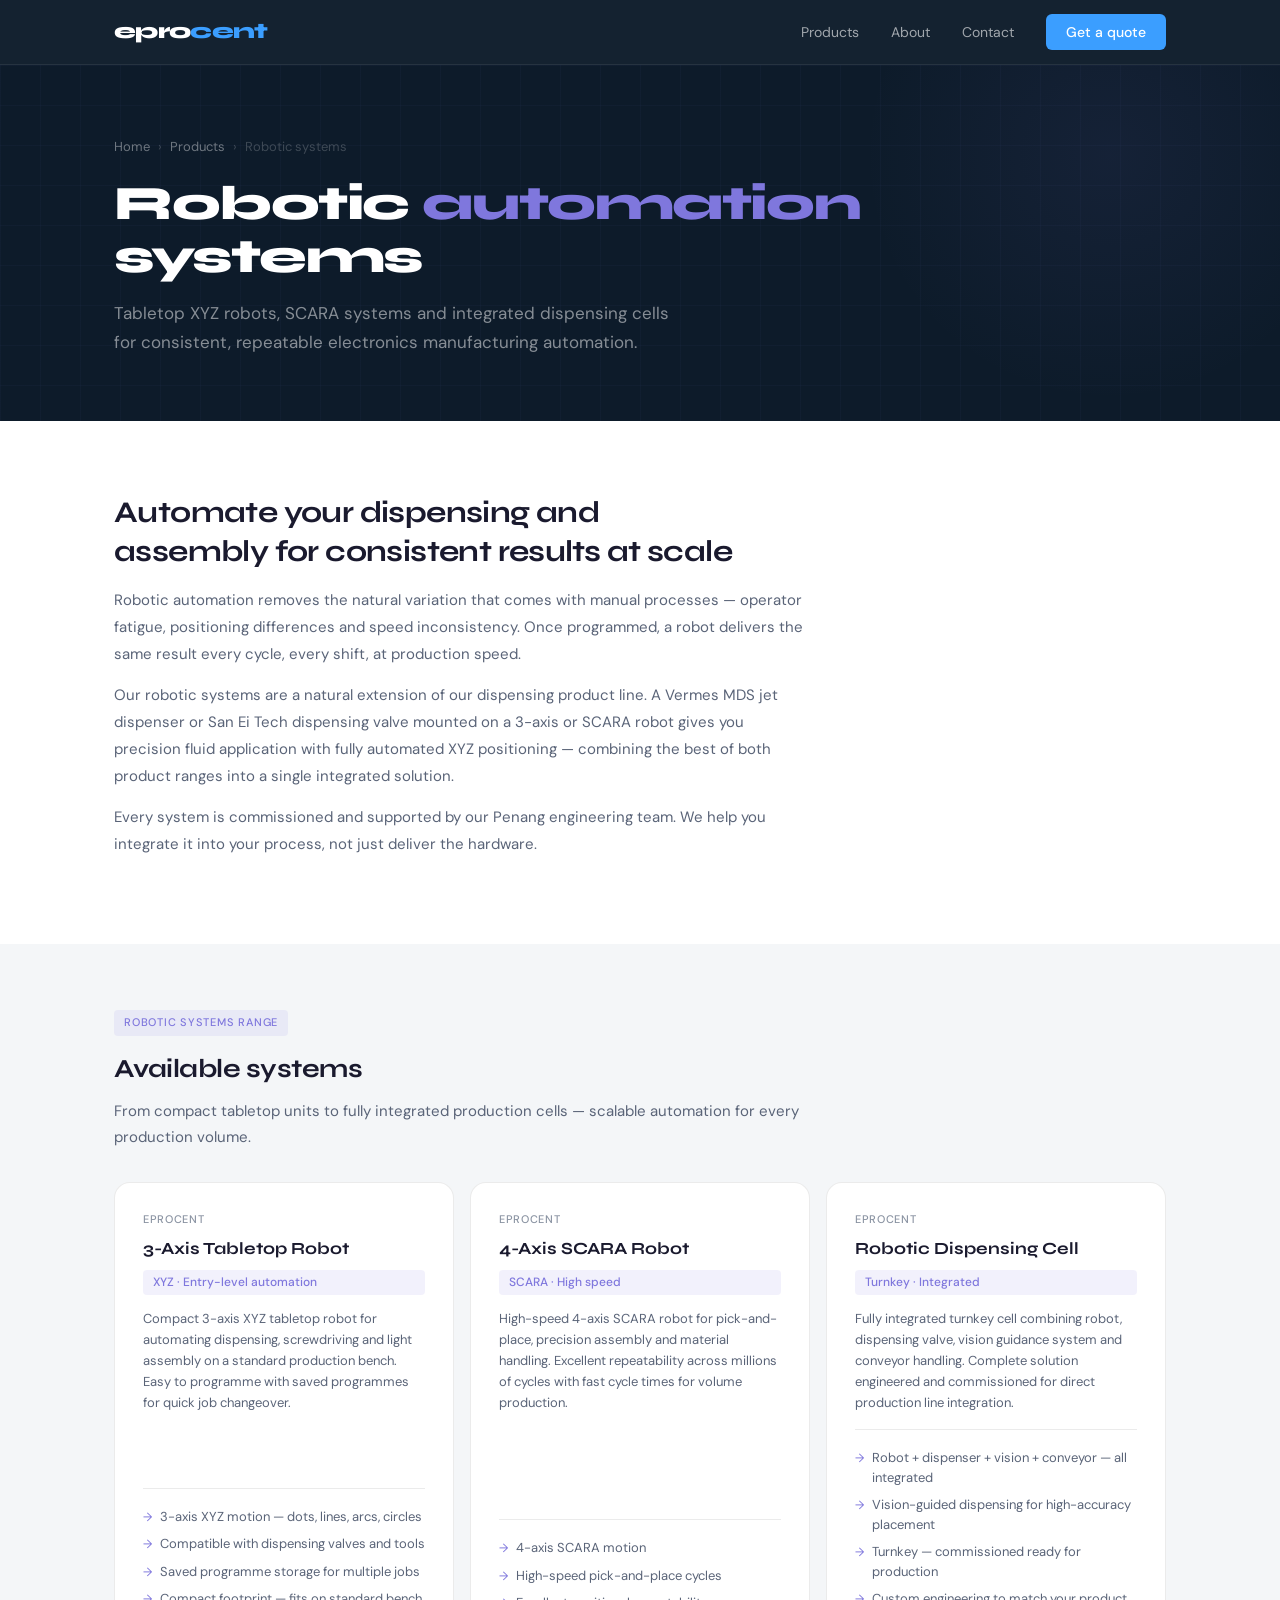
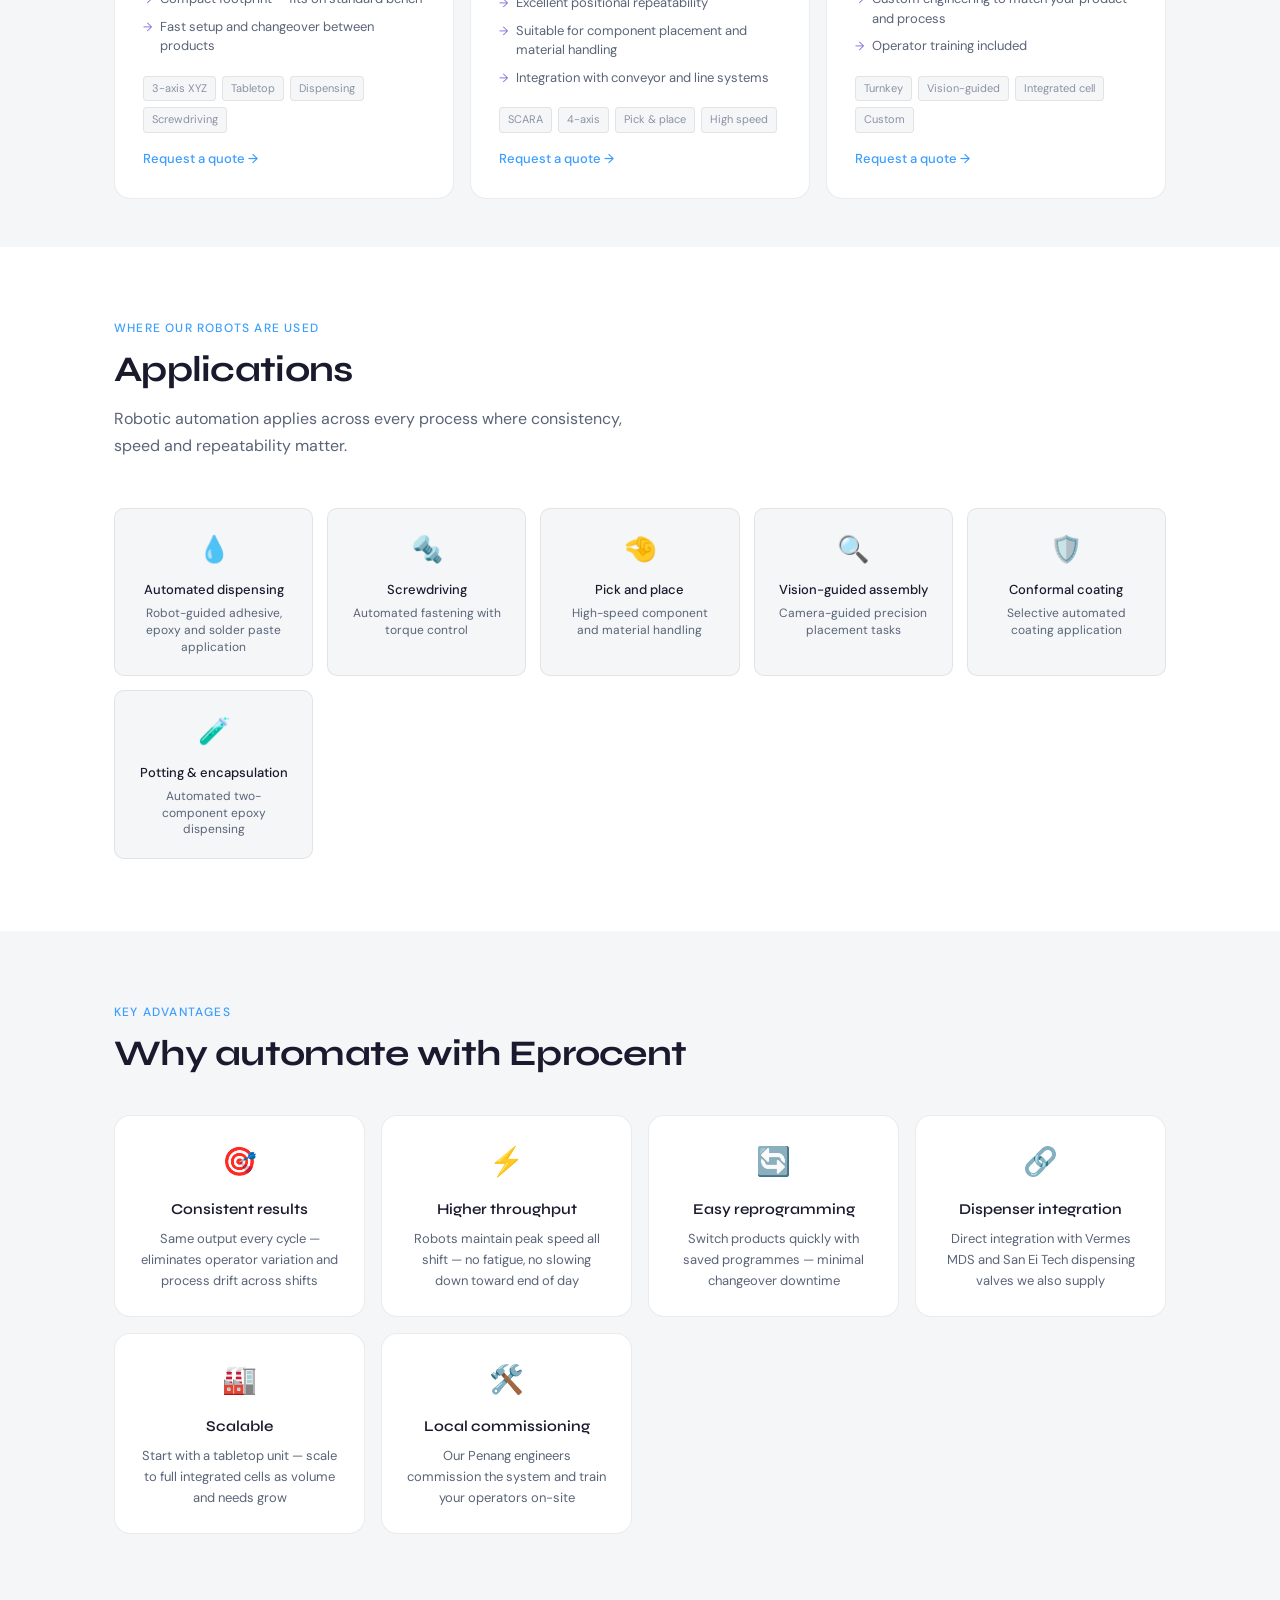
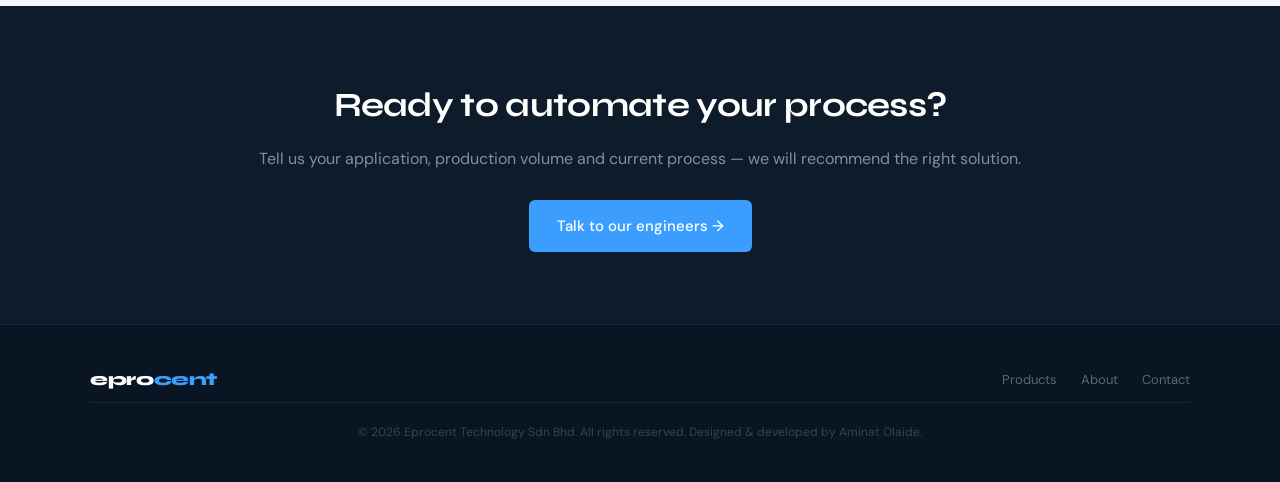
<file: robotic.html>
<!DOCTYPE html>
<html lang="en">
<head>
  <meta charset="UTF-8" />
  <meta name="viewport" content="width=device-width, initial-scale=1.0" />
  <meta name="description" content="Robotic systems for electronics manufacturing automation — tabletop XYZ robots, SCARA robots and integrated dispensing cells. Eprocent Technology Malaysia, Singapore, Thailand." />
  <title>Robotic Systems | Eprocent Technology</title>
  <link rel="stylesheet" href="style.css" />
  <style>
    .page-hero{background:var(--navy);padding:72px 24px 64px;position:relative;overflow:hidden}
    .page-hero::before{content:'';position:absolute;inset:0;background-image:linear-gradient(rgba(127,119,221,0.04) 1px,transparent 1px),linear-gradient(90deg,rgba(127,119,221,0.04) 1px,transparent 1px);background-size:40px 40px}
    .page-hero::after{content:'';position:absolute;top:-160px;right:-80px;width:500px;height:500px;background:radial-gradient(circle,rgba(127,119,221,0.07) 0%,transparent 70%);pointer-events:none}
    .page-hero-inner{position:relative;z-index:1}
    .breadcrumb{display:flex;align-items:center;gap:8px;font-size:13px;color:rgba(255,255,255,0.4);margin-bottom:20px}
    .breadcrumb a{color:rgba(255,255,255,0.4);text-decoration:none;transition:color var(--transition)}
    .breadcrumb a:hover{color:var(--accent)}
    .breadcrumb span{color:rgba(255,255,255,0.2)}
    .page-title{font-family:'Syne',sans-serif;font-weight:800;font-size:clamp(32px,4vw,48px);color:var(--white);letter-spacing:-0.03em;line-height:1.1;margin-bottom:16px}
    .page-title em{font-style:normal;color:#7F77DD}
    .page-sub{font-size:17px;color:rgba(255,255,255,0.5);max-width:580px;line-height:1.7}

    .overview{padding:72px 24px;background:var(--white)}
    .overview-text h2{font-family:'Syne',sans-serif;font-size:clamp(22px,2.5vw,30px);font-weight:700;color:var(--text-main);letter-spacing:-0.02em;margin-bottom:16px;line-height:1.3;max-width:640px}
    .overview-text p{font-size:15px;color:var(--text-sec);line-height:1.8;margin-bottom:14px;max-width:700px}

    .product-section{padding:64px 24px 48px}
    .product-section:nth-child(even){background:var(--off-white)}
    .section-chip{display:inline-block;font-size:11px;font-weight:500;letter-spacing:0.07em;text-transform:uppercase;color:#7F77DD;background:rgba(127,119,221,0.1);padding:4px 10px;border-radius:4px;margin-bottom:12px}
    .product-section h2{font-family:'Syne',sans-serif;font-size:26px;font-weight:700;color:var(--text-main);letter-spacing:-0.02em;margin-bottom:10px}
    .intro-p{font-size:15px;color:var(--text-sec);line-height:1.7;max-width:720px;margin-bottom:32px}

    .item-grid{display:grid;grid-template-columns:repeat(auto-fill,minmax(270px,1fr));gap:16px}
    .item-card{background:var(--white);border:0.5px solid var(--border);border-radius:var(--radius-lg);padding:28px;transition:border-color var(--transition),transform var(--transition),box-shadow var(--transition);display:flex;flex-direction:column}
    .item-card:hover{border-color:#7F77DD;transform:translateY(-2px);box-shadow:0 8px 24px rgba(127,119,221,0.08)}
    .item-brand{font-size:11px;font-weight:500;letter-spacing:0.06em;text-transform:uppercase;color:var(--text-muted);margin-bottom:6px}
    .item-name{font-family:'Syne',sans-serif;font-size:17px;font-weight:700;color:var(--text-main);margin-bottom:8px}
    .item-subtitle{font-size:12px;font-weight:500;color:#7F77DD;background:rgba(127,119,221,0.1);padding:3px 10px;border-radius:4px;display:inline-block;margin-bottom:14px}
    .item-desc{font-size:13px;color:var(--text-sec);line-height:1.6;margin-bottom:16px;flex:1}
    .feature-list{list-style:none;padding:0;border-top:0.5px solid var(--border);padding-top:14px;margin-bottom:16px}
    .feature-list li{font-size:13px;color:var(--text-sec);padding:4px 0;display:flex;align-items:flex-start;gap:8px;line-height:1.5}
    .feature-list li::before{content:'→';color:#7F77DD;font-size:12px;flex-shrink:0;margin-top:1px}
    .item-tags{display:flex;flex-wrap:wrap;gap:6px;margin-bottom:16px}
    .item-tag{font-size:11px;color:var(--text-muted);background:var(--off-white);padding:3px 8px;border-radius:4px;border:0.5px solid var(--border)}
    .enquire-btn{display:inline-block;font-size:13px;color:var(--accent);font-weight:500;text-decoration:none;margin-top:auto}

    .app-section{padding:72px 24px;background:var(--white)}
    .app-grid{display:grid;grid-template-columns:repeat(auto-fit,minmax(180px,1fr));gap:14px;margin-top:36px}
    .app-card{background:var(--off-white);border:0.5px solid var(--border);border-radius:var(--radius-md);padding:20px;text-align:center;transition:border-color var(--transition)}
    .app-card:hover{border-color:#7F77DD}
    .app-icon{font-size:26px;margin-bottom:10px}
    .app-name{font-size:13px;font-weight:500;color:var(--text-main);margin-bottom:4px}
    .app-desc{font-size:12px;color:var(--text-sec);line-height:1.4}

    .specs-section{padding:72px 24px;background:var(--off-white)}
    .specs-grid{display:grid;grid-template-columns:repeat(auto-fit,minmax(200px,1fr));gap:16px;margin-top:40px}
    .spec-card{background:var(--white);border:0.5px solid var(--border);border-radius:var(--radius-lg);padding:24px;text-align:center}
    .spec-icon{font-size:28px;margin-bottom:12px}
    .spec-title{font-family:'Syne',sans-serif;font-size:15px;font-weight:600;color:var(--text-main);margin-bottom:8px}
    .spec-body{font-size:13px;color:var(--text-sec);line-height:1.6}

    .cta-band{background:var(--navy);padding:72px 24px;text-align:center}
    .cta-band h2{font-family:'Syne',sans-serif;font-size:clamp(24px,3vw,34px);font-weight:700;color:var(--white);letter-spacing:-0.02em;margin-bottom:14px}
    .cta-band p{font-size:16px;color:rgba(255,255,255,0.5);margin-bottom:28px}
  </style>
</head>
<body>
  <nav>
    <div class="nav-inner">
      <a href="index.html" class="nav-logo">epro<span>cent</span></a>
      <ul class="nav-links" id="navLinks">
        <li><a href="products.html">Products</a></li>
        <li><a href="about.html">About</a></li>
        <li><a href="contact.html">Contact</a></li>
        <li><a href="contact.html" class="nav-cta">Get a quote</a></li>
      </ul>
      <button class="hamburger" id="hamburger" aria-label="Open menu"><span></span><span></span><span></span></button>
    </div>
  </nav>

  <div class="page-hero">
    <div class="page-hero-inner container">
      <div class="breadcrumb"><a href="index.html">Home</a><span>›</span><a href="products.html">Products</a><span>›</span><span>Robotic systems</span></div>
      <h1 class="page-title">Robotic <em>automation</em><br>systems</h1>
      <p class="page-sub">Tabletop XYZ robots, SCARA systems and integrated dispensing cells for consistent, repeatable electronics manufacturing automation.</p>
    </div>
  </div>

  <section class="overview">
    <div class="container">
      <div class="overview-text reveal">
        <h2>Automate your dispensing and assembly for consistent results at scale</h2>
        <p>Robotic automation removes the natural variation that comes with manual processes — operator fatigue, positioning differences and speed inconsistency. Once programmed, a robot delivers the same result every cycle, every shift, at production speed.</p>
        <p>Our robotic systems are a natural extension of our dispensing product line. A Vermes MDS jet dispenser or San Ei Tech dispensing valve mounted on a 3-axis or SCARA robot gives you precision fluid application with fully automated XYZ positioning — combining the best of both product ranges into a single integrated solution.</p>
        <p>Every system is commissioned and supported by our Penang engineering team. We help you integrate it into your process, not just deliver the hardware.</p>
      </div>
    </div>
  </section>

  <section class="product-section">
    <div class="container">
      <span class="section-chip">Robotic systems range</span>
      <h2>Available systems</h2>
      <p class="intro-p">From compact tabletop units to fully integrated production cells — scalable automation for every production volume.</p>
      <div class="item-grid">

        <div class="item-card reveal">
          <div class="item-brand">Eprocent</div>
          <div class="item-name">3-Axis Tabletop Robot</div>
          <span class="item-subtitle">XYZ · Entry-level automation</span>
          <p class="item-desc">Compact 3-axis XYZ tabletop robot for automating dispensing, screwdriving and light assembly on a standard production bench. Easy to programme with saved programmes for quick job changeover.</p>
          <ul class="feature-list">
            <li>3-axis XYZ motion — dots, lines, arcs, circles</li>
            <li>Compatible with dispensing valves and tools</li>
            <li>Saved programme storage for multiple jobs</li>
            <li>Compact footprint — fits on standard bench</li>
            <li>Fast setup and changeover between products</li>
          </ul>
          <div class="item-tags"><span class="item-tag">3-axis XYZ</span><span class="item-tag">Tabletop</span><span class="item-tag">Dispensing</span><span class="item-tag">Screwdriving</span></div>
          <a href="contact.html" class="enquire-btn">Request a quote →</a>
        </div>

        <div class="item-card reveal">
          <div class="item-brand">Eprocent</div>
          <div class="item-name">4-Axis SCARA Robot</div>
          <span class="item-subtitle">SCARA · High speed</span>
          <p class="item-desc">High-speed 4-axis SCARA robot for pick-and-place, precision assembly and material handling. Excellent repeatability across millions of cycles with fast cycle times for volume production.</p>
          <ul class="feature-list">
            <li>4-axis SCARA motion</li>
            <li>High-speed pick-and-place cycles</li>
            <li>Excellent positional repeatability</li>
            <li>Suitable for component placement and material handling</li>
            <li>Integration with conveyor and line systems</li>
          </ul>
          <div class="item-tags"><span class="item-tag">SCARA</span><span class="item-tag">4-axis</span><span class="item-tag">Pick &amp; place</span><span class="item-tag">High speed</span></div>
          <a href="contact.html" class="enquire-btn">Request a quote →</a>
        </div>

        <div class="item-card reveal">
          <div class="item-brand">Eprocent</div>
          <div class="item-name">Robotic Dispensing Cell</div>
          <span class="item-subtitle">Turnkey · Integrated</span>
          <p class="item-desc">Fully integrated turnkey cell combining robot, dispensing valve, vision guidance system and conveyor handling. Complete solution engineered and commissioned for direct production line integration.</p>
          <ul class="feature-list">
            <li>Robot + dispenser + vision + conveyor — all integrated</li>
            <li>Vision-guided dispensing for high-accuracy placement</li>
            <li>Turnkey — commissioned ready for production</li>
            <li>Custom engineering to match your product and process</li>
            <li>Operator training included</li>
          </ul>
          <div class="item-tags"><span class="item-tag">Turnkey</span><span class="item-tag">Vision-guided</span><span class="item-tag">Integrated cell</span><span class="item-tag">Custom</span></div>
          <a href="contact.html" class="enquire-btn">Request a quote →</a>
        </div>

      </div>
    </div>
  </section>

  <section class="app-section">
    <div class="container">
      <p class="section-label">Where our robots are used</p>
      <h2 class="section-title">Applications</h2>
      <p class="section-sub">Robotic automation applies across every process where consistency, speed and repeatability matter.</p>
      <div class="app-grid">
        <div class="app-card reveal"><div class="app-icon">💧</div><div class="app-name">Automated dispensing</div><p class="app-desc">Robot-guided adhesive, epoxy and solder paste application</p></div>
        <div class="app-card reveal"><div class="app-icon">🔩</div><div class="app-name">Screwdriving</div><p class="app-desc">Automated fastening with torque control</p></div>
        <div class="app-card reveal"><div class="app-icon">🤏</div><div class="app-name">Pick and place</div><p class="app-desc">High-speed component and material handling</p></div>
        <div class="app-card reveal"><div class="app-icon">🔍</div><div class="app-name">Vision-guided assembly</div><p class="app-desc">Camera-guided precision placement tasks</p></div>
        <div class="app-card reveal"><div class="app-icon">🛡️</div><div class="app-name">Conformal coating</div><p class="app-desc">Selective automated coating application</p></div>
        <div class="app-card reveal"><div class="app-icon">🧪</div><div class="app-name">Potting &amp; encapsulation</div><p class="app-desc">Automated two-component epoxy dispensing</p></div>
      </div>
    </div>
  </section>

  <section class="specs-section">
    <div class="container">
      <p class="section-label">Key advantages</p>
      <h2 class="section-title">Why automate with Eprocent</h2>
      <div class="specs-grid">
        <div class="spec-card reveal"><div class="spec-icon">🎯</div><div class="spec-title">Consistent results</div><p class="spec-body">Same output every cycle — eliminates operator variation and process drift across shifts</p></div>
        <div class="spec-card reveal"><div class="spec-icon">⚡</div><div class="spec-title">Higher throughput</div><p class="spec-body">Robots maintain peak speed all shift — no fatigue, no slowing down toward end of day</p></div>
        <div class="spec-card reveal"><div class="spec-icon">🔄</div><div class="spec-title">Easy reprogramming</div><p class="spec-body">Switch products quickly with saved programmes — minimal changeover downtime</p></div>
        <div class="spec-card reveal"><div class="spec-icon">🔗</div><div class="spec-title">Dispenser integration</div><p class="spec-body">Direct integration with Vermes MDS and San Ei Tech dispensing valves we also supply</p></div>
        <div class="spec-card reveal"><div class="spec-icon">🏭</div><div class="spec-title">Scalable</div><p class="spec-body">Start with a tabletop unit — scale to full integrated cells as volume and needs grow</p></div>
        <div class="spec-card reveal"><div class="spec-icon">🛠️</div><div class="spec-title">Local commissioning</div><p class="spec-body">Our Penang engineers commission the system and train your operators on-site</p></div>
      </div>
    </div>
  </section>

  <div class="cta-band">
    <h2>Ready to automate your process?</h2>
    <p>Tell us your application, production volume and current process — we will recommend the right solution.</p>
    <a href="contact.html" class="btn-primary">Talk to our engineers →</a>
  </div>

  <footer>
    <div class="footer-inner">
      <div class="footer-logo">epro<span>cent</span></div>
      <ul class="footer-links"><li><a href="products.html">Products</a></li><li><a href="about.html">About</a></li><li><a href="contact.html">Contact</a></li></ul>
    </div>
    <div class="footer-inner"><p class="footer-copy">© 2026 Eprocent Technology Sdn Bhd. All rights reserved. Designed &amp; developed by Aminat Olaide.</p></div>
  </footer>
  <script src="main.js"></script>
</body>
</html>
</file>
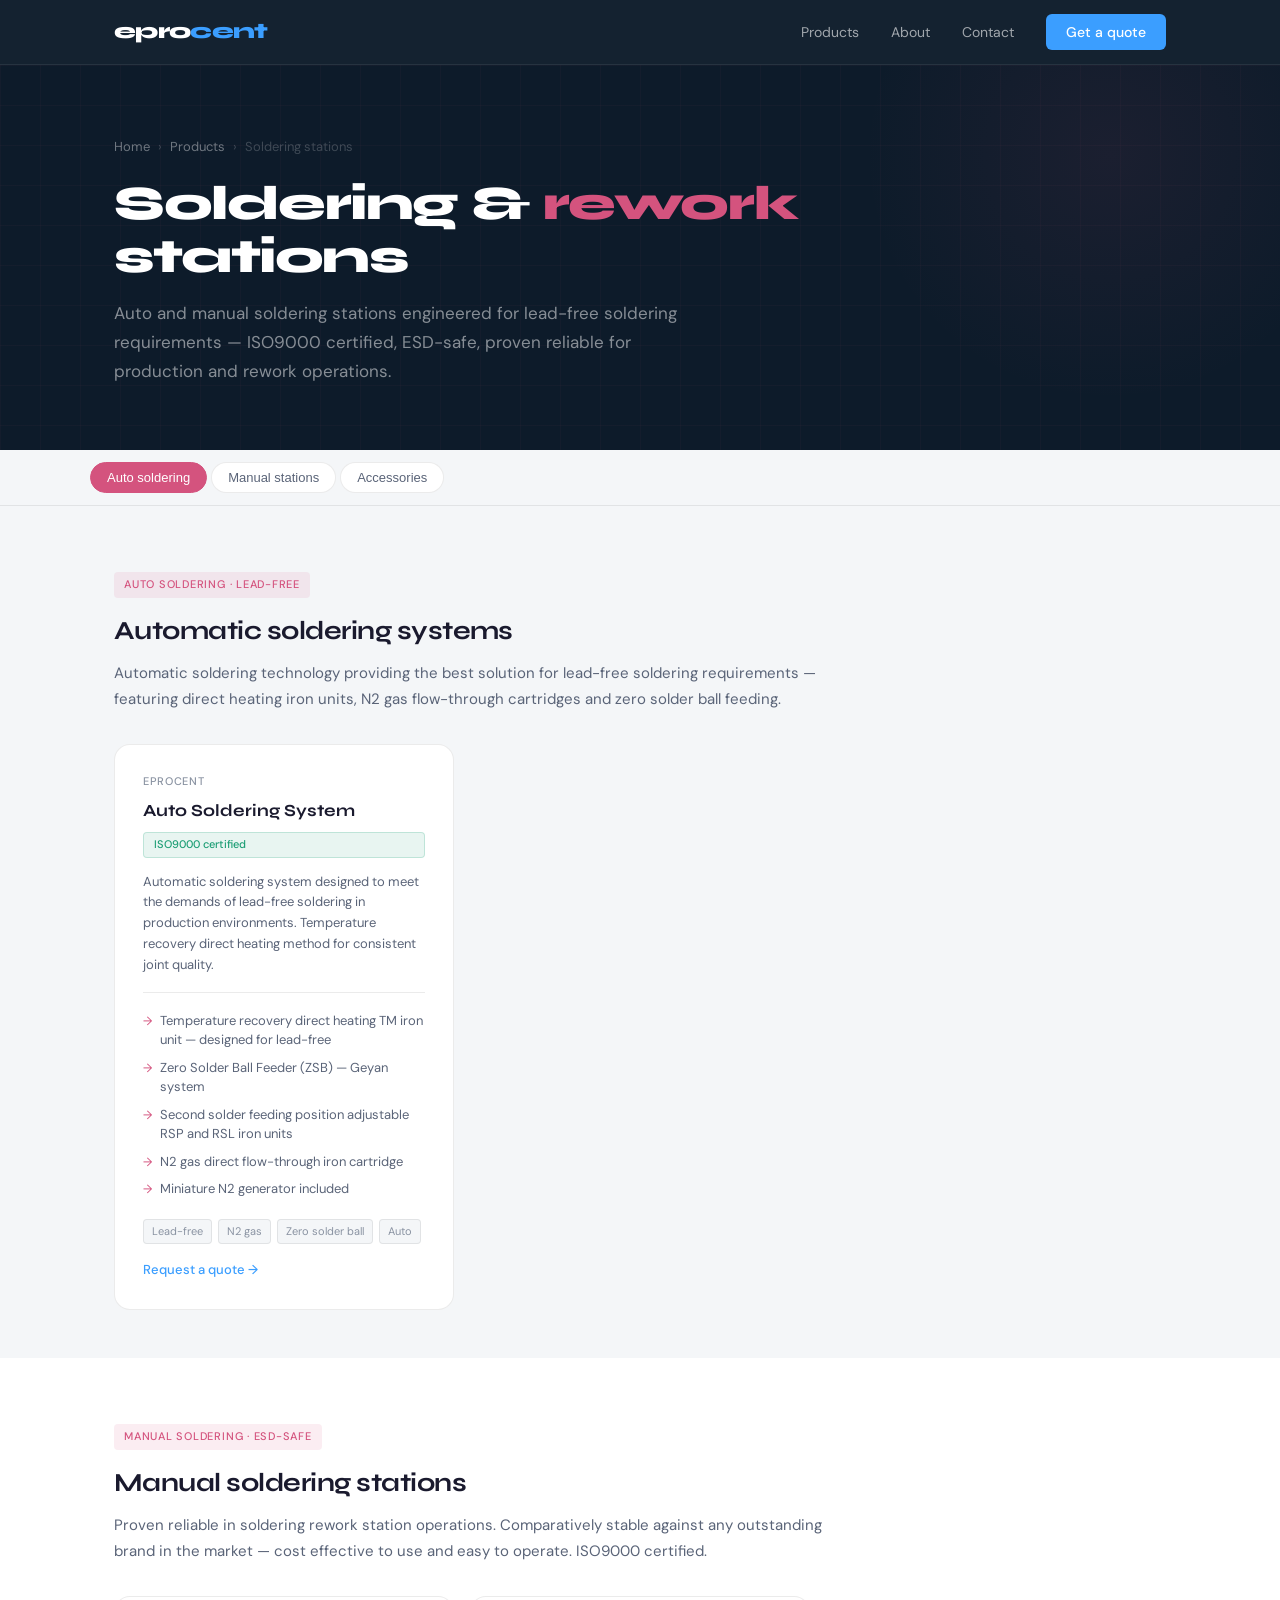
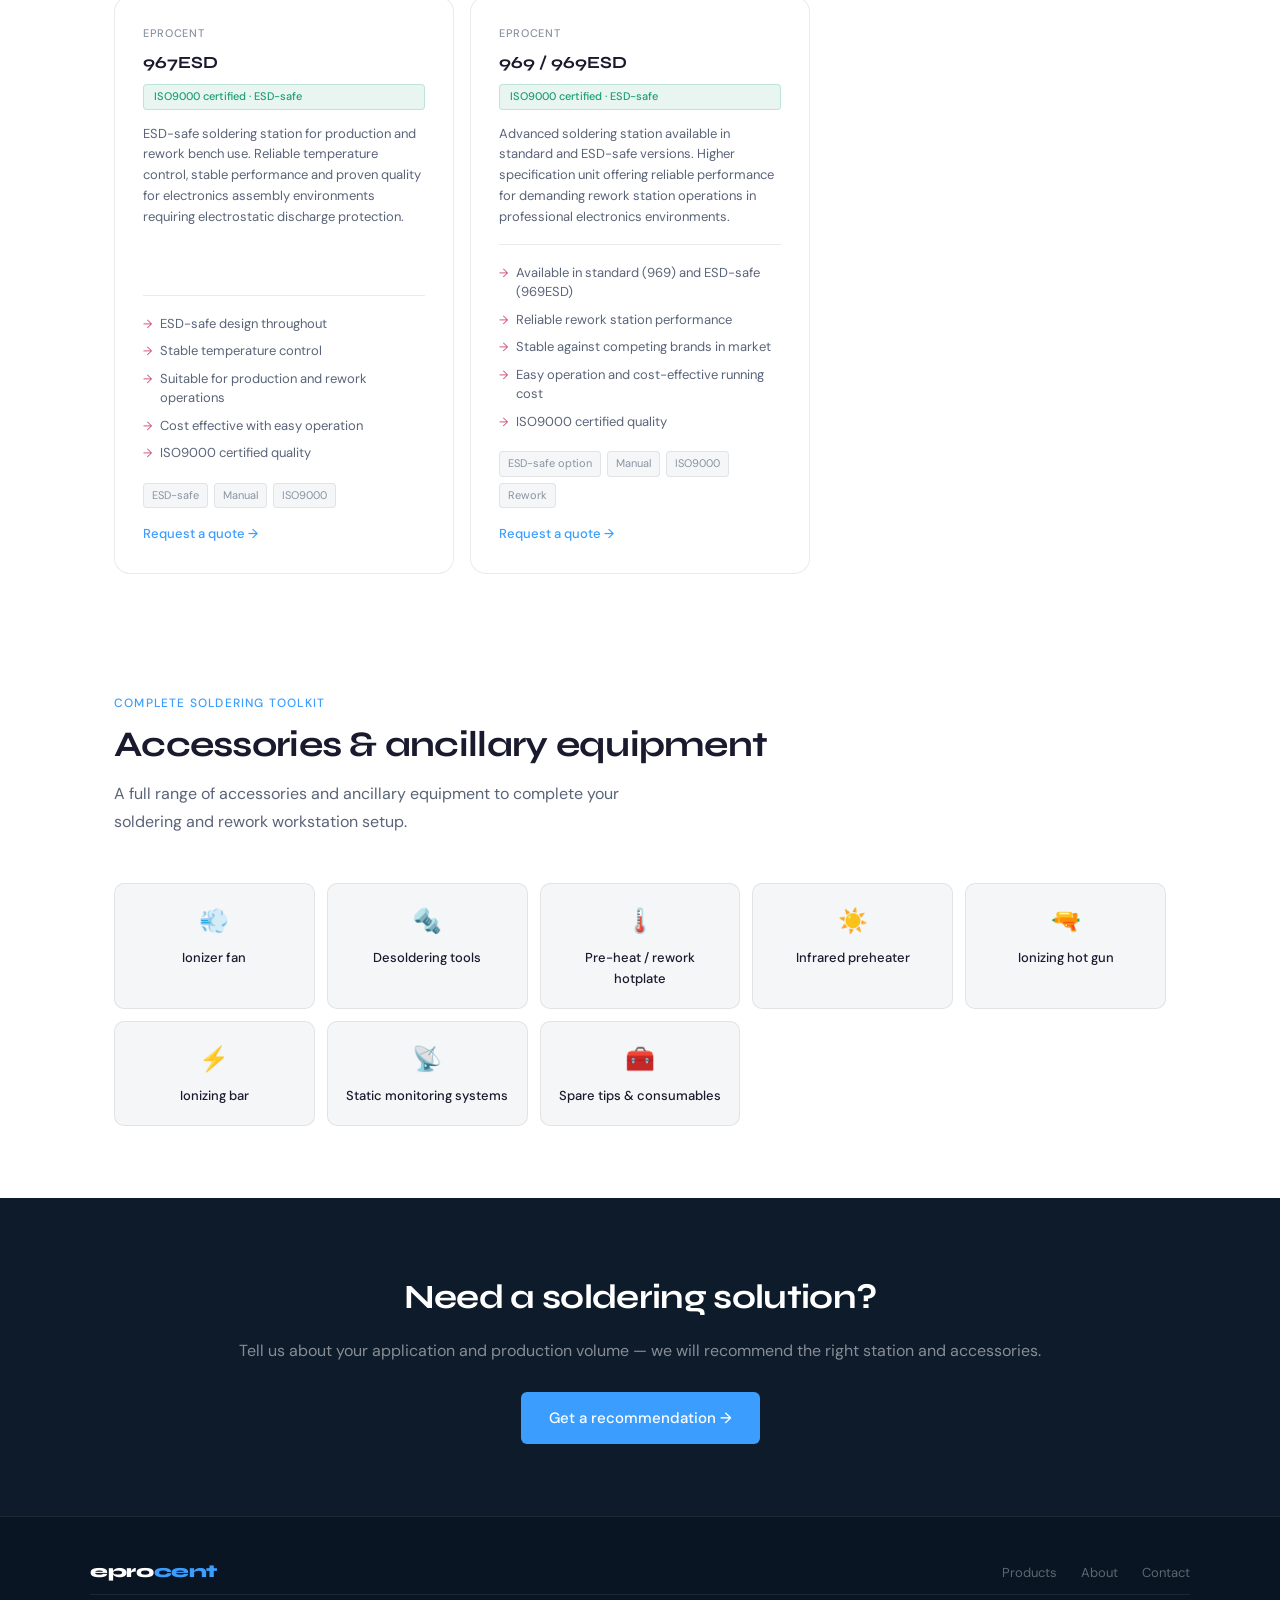
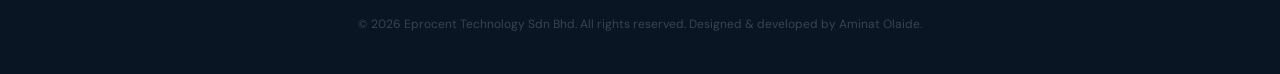
<file: soldering.html>
<!DOCTYPE html>
<html lang="en">
<head>
  <meta charset="UTF-8" />
  <meta name="viewport" content="width=device-width, initial-scale=1.0" />
  <meta name="description" content="Soldering stations and rework equipment — auto soldering with lead-free technology, manual soldering stations 967ESD and 969ESD, ionizer fans, desoldering tools and infrared preheaters. ISO9000 certified. Eprocent Technology Malaysia." />
  <title>Soldering Stations | Eprocent Technology</title>
  <link rel="stylesheet" href="style.css" />
  <style>
    .page-hero{background:var(--navy);padding:72px 24px 64px;position:relative;overflow:hidden}
    .page-hero::before{content:'';position:absolute;inset:0;background-image:linear-gradient(rgba(212,83,126,0.04) 1px,transparent 1px),linear-gradient(90deg,rgba(212,83,126,0.04) 1px,transparent 1px);background-size:40px 40px}
    .page-hero::after{content:'';position:absolute;top:-160px;right:-80px;width:500px;height:500px;background:radial-gradient(circle,rgba(212,83,126,0.07) 0%,transparent 70%);pointer-events:none}
    .page-hero-inner{position:relative;z-index:1}
    .breadcrumb{display:flex;align-items:center;gap:8px;font-size:13px;color:rgba(255,255,255,0.4);margin-bottom:20px}
    .breadcrumb a{color:rgba(255,255,255,0.4);text-decoration:none;transition:color var(--transition)}
    .breadcrumb a:hover{color:var(--accent)}
    .breadcrumb span{color:rgba(255,255,255,0.2)}
    .page-title{font-family:'Syne',sans-serif;font-weight:800;font-size:clamp(32px,4vw,48px);color:var(--white);letter-spacing:-0.03em;line-height:1.1;margin-bottom:16px}
    .page-title em{font-style:normal;color:#D4537E}
    .page-sub{font-size:17px;color:rgba(255,255,255,0.5);max-width:580px;line-height:1.7}

    .tab-nav{background:var(--off-white);border-bottom:0.5px solid var(--border);padding:0 24px;position:sticky;top:64px;z-index:50}
    .tab-inner{max-width:var(--max-w);margin:0 auto;display:flex;gap:4px;overflow-x:auto;padding:12px 0;scrollbar-width:none}
    .tab-inner::-webkit-scrollbar{display:none}
    .tab-btn{white-space:nowrap;font-size:13px;font-weight:500;padding:7px 16px;border-radius:999px;border:0.5px solid var(--border);background:var(--white);color:var(--text-sec);cursor:pointer;transition:all var(--transition)}
    .tab-btn:hover,.tab-btn.active{background:#D4537E;color:var(--white);border-color:#D4537E}

    .product-section{padding:64px 24px 48px}
    .product-section:nth-child(even){background:var(--off-white)}
    .section-chip{display:inline-block;font-size:11px;font-weight:500;letter-spacing:0.07em;text-transform:uppercase;color:#D4537E;background:rgba(212,83,126,0.1);padding:4px 10px;border-radius:4px;margin-bottom:12px}
    .product-section h2{font-family:'Syne',sans-serif;font-size:26px;font-weight:700;color:var(--text-main);letter-spacing:-0.02em;margin-bottom:10px}
    .intro-p{font-size:15px;color:var(--text-sec);line-height:1.7;max-width:720px;margin-bottom:32px}

    .item-grid{display:grid;grid-template-columns:repeat(auto-fill,minmax(270px,1fr));gap:16px}
    .item-card{background:var(--white);border:0.5px solid var(--border);border-radius:var(--radius-lg);padding:28px;transition:border-color var(--transition),transform var(--transition),box-shadow var(--transition);display:flex;flex-direction:column}
    .item-card:hover{border-color:#D4537E;transform:translateY(-2px);box-shadow:0 8px 24px rgba(212,83,126,0.08)}
    .item-brand{font-size:11px;font-weight:500;letter-spacing:0.06em;text-transform:uppercase;color:var(--text-muted);margin-bottom:6px}
    .item-name{font-family:'Syne',sans-serif;font-size:17px;font-weight:700;color:var(--text-main);margin-bottom:8px}
    .iso-badge{display:inline-block;font-size:11px;font-weight:500;color:var(--teal);background:rgba(29,158,117,0.1);border:0.5px solid rgba(29,158,117,0.2);padding:3px 10px;border-radius:4px;margin-bottom:14px}
    .item-desc{font-size:13px;color:var(--text-sec);line-height:1.6;margin-bottom:16px;flex:1}
    .feature-list{list-style:none;padding:0;border-top:0.5px solid var(--border);padding-top:14px;margin-bottom:16px}
    .feature-list li{font-size:13px;color:var(--text-sec);padding:4px 0;display:flex;align-items:flex-start;gap:8px;line-height:1.5}
    .feature-list li::before{content:'→';color:#D4537E;font-size:12px;flex-shrink:0;margin-top:1px}
    .item-tags{display:flex;flex-wrap:wrap;gap:6px;margin-bottom:16px}
    .item-tag{font-size:11px;color:var(--text-muted);background:var(--off-white);padding:3px 8px;border-radius:4px;border:0.5px solid var(--border)}
    .enquire-btn{display:inline-block;font-size:13px;color:var(--accent);font-weight:500;text-decoration:none;margin-top:auto}

    .accessories-section{padding:72px 24px;background:var(--white)}
    .acc-grid{display:grid;grid-template-columns:repeat(auto-fit,minmax(180px,1fr));gap:12px;margin-top:36px}
    .acc-card{background:var(--off-white);border:0.5px solid var(--border);border-radius:var(--radius-md);padding:18px;text-align:center;transition:border-color var(--transition)}
    .acc-card:hover{border-color:#D4537E}
    .acc-icon{font-size:24px;margin-bottom:8px}
    .acc-name{font-size:13px;font-weight:500;color:var(--text-main)}

    .cta-band{background:var(--navy);padding:72px 24px;text-align:center}
    .cta-band h2{font-family:'Syne',sans-serif;font-size:clamp(24px,3vw,34px);font-weight:700;color:var(--white);letter-spacing:-0.02em;margin-bottom:14px}
    .cta-band p{font-size:16px;color:rgba(255,255,255,0.5);margin-bottom:28px}
  </style>
</head>
<body>
  <nav>
    <div class="nav-inner">
      <a href="index.html" class="nav-logo">epro<span>cent</span></a>
      <ul class="nav-links" id="navLinks">
        <li><a href="products.html">Products</a></li>
        <li><a href="about.html">About</a></li>
        <li><a href="contact.html">Contact</a></li>
        <li><a href="contact.html" class="nav-cta">Get a quote</a></li>
      </ul>
      <button class="hamburger" id="hamburger" aria-label="Open menu"><span></span><span></span><span></span></button>
    </div>
  </nav>

  <div class="page-hero">
    <div class="page-hero-inner container">
      <div class="breadcrumb"><a href="index.html">Home</a><span>›</span><a href="products.html">Products</a><span>›</span><span>Soldering stations</span></div>
      <h1 class="page-title">Soldering &amp; <em>rework</em><br>stations</h1>
      <p class="page-sub">Auto and manual soldering stations engineered for lead-free soldering requirements — ISO9000 certified, ESD-safe, proven reliable for production and rework operations.</p>
    </div>
  </div>

  <div class="tab-nav">
    <div class="tab-inner">
      <button class="tab-btn active" onclick="jumpTo('auto-soldering', event)">Auto soldering</button>
      <button class="tab-btn" onclick="jumpTo('manual-soldering', event)">Manual stations</button>
      <button class="tab-btn" onclick="jumpTo('accessories', event)">Accessories</button>
    </div>
  </div>

  <!-- AUTO SOLDERING -->
  <section class="product-section" id="auto-soldering">
    <div class="container">
      <span class="section-chip">Auto soldering · Lead-free</span>
      <h2>Automatic soldering systems</h2>
      <p class="intro-p">Automatic soldering technology providing the best solution for lead-free soldering requirements — featuring direct heating iron units, N2 gas flow-through cartridges and zero solder ball feeding.</p>
      <div class="item-grid">

        <div class="item-card reveal">
          <div class="item-brand">Eprocent</div>
          <div class="item-name">Auto Soldering System</div>
          <span class="iso-badge">ISO9000 certified</span>
          <p class="item-desc">Automatic soldering system designed to meet the demands of lead-free soldering in production environments. Temperature recovery direct heating method for consistent joint quality.</p>
          <ul class="feature-list">
            <li>Temperature recovery direct heating TM iron unit — designed for lead-free</li>
            <li>Zero Solder Ball Feeder (ZSB) — Geyan system</li>
            <li>Second solder feeding position adjustable RSP and RSL iron units</li>
            <li>N2 gas direct flow-through iron cartridge</li>
            <li>Miniature N2 generator included</li>
          </ul>
          <div class="item-tags"><span class="item-tag">Lead-free</span><span class="item-tag">N2 gas</span><span class="item-tag">Zero solder ball</span><span class="item-tag">Auto</span></div>
          <a href="contact.html" class="enquire-btn">Request a quote →</a>
        </div>

      </div>
    </div>
  </section>

  <!-- MANUAL SOLDERING -->
  <section class="product-section" id="manual-soldering">
    <div class="container">
      <span class="section-chip">Manual soldering · ESD-safe</span>
      <h2>Manual soldering stations</h2>
      <p class="intro-p">Proven reliable in soldering rework station operations. Comparatively stable against any outstanding brand in the market — cost effective to use and easy to operate. ISO9000 certified.</p>
      <div class="item-grid">

        <div class="item-card reveal">
          <div class="item-brand">Eprocent</div>
          <div class="item-name">967ESD</div>
          <span class="iso-badge">ISO9000 certified · ESD-safe</span>
          <p class="item-desc">ESD-safe soldering station for production and rework bench use. Reliable temperature control, stable performance and proven quality for electronics assembly environments requiring electrostatic discharge protection.</p>
          <ul class="feature-list">
            <li>ESD-safe design throughout</li>
            <li>Stable temperature control</li>
            <li>Suitable for production and rework operations</li>
            <li>Cost effective with easy operation</li>
            <li>ISO9000 certified quality</li>
          </ul>
          <div class="item-tags"><span class="item-tag">ESD-safe</span><span class="item-tag">Manual</span><span class="item-tag">ISO9000</span></div>
          <a href="contact.html" class="enquire-btn">Request a quote →</a>
        </div>

        <div class="item-card reveal">
          <div class="item-brand">Eprocent</div>
          <div class="item-name">969 / 969ESD</div>
          <span class="iso-badge">ISO9000 certified · ESD-safe</span>
          <p class="item-desc">Advanced soldering station available in standard and ESD-safe versions. Higher specification unit offering reliable performance for demanding rework station operations in professional electronics environments.</p>
          <ul class="feature-list">
            <li>Available in standard (969) and ESD-safe (969ESD)</li>
            <li>Reliable rework station performance</li>
            <li>Stable against competing brands in market</li>
            <li>Easy operation and cost-effective running cost</li>
            <li>ISO9000 certified quality</li>
          </ul>
          <div class="item-tags"><span class="item-tag">ESD-safe option</span><span class="item-tag">Manual</span><span class="item-tag">ISO9000</span><span class="item-tag">Rework</span></div>
          <a href="contact.html" class="enquire-btn">Request a quote →</a>
        </div>

      </div>
    </div>
  </section>

  <!-- ACCESSORIES -->
  <section class="accessories-section" id="accessories">
    <div class="container">
      <p class="section-label">Complete soldering toolkit</p>
      <h2 class="section-title">Accessories &amp; ancillary equipment</h2>
      <p class="section-sub">A full range of accessories and ancillary equipment to complete your soldering and rework workstation setup.</p>
      <div class="acc-grid">
        <div class="acc-card reveal"><div class="acc-icon">💨</div><div class="acc-name">Ionizer fan</div></div>
        <div class="acc-card reveal"><div class="acc-icon">🔩</div><div class="acc-name">Desoldering tools</div></div>
        <div class="acc-card reveal"><div class="acc-icon">🌡️</div><div class="acc-name">Pre-heat / rework hotplate</div></div>
        <div class="acc-card reveal"><div class="acc-icon">☀️</div><div class="acc-name">Infrared preheater</div></div>
        <div class="acc-card reveal"><div class="acc-icon">🔫</div><div class="acc-name">Ionizing hot gun</div></div>
        <div class="acc-card reveal"><div class="acc-icon">⚡</div><div class="acc-name">Ionizing bar</div></div>
        <div class="acc-card reveal"><div class="acc-icon">📡</div><div class="acc-name">Static monitoring systems</div></div>
        <div class="acc-card reveal"><div class="acc-icon">🧰</div><div class="acc-name">Spare tips &amp; consumables</div></div>
      </div>
    </div>
  </section>

  <div class="cta-band">
    <h2>Need a soldering solution?</h2>
    <p>Tell us about your application and production volume — we will recommend the right station and accessories.</p>
    <a href="contact.html" class="btn-primary">Get a recommendation →</a>
  </div>

  <footer>
    <div class="footer-inner">
      <div class="footer-logo">epro<span>cent</span></div>
      <ul class="footer-links"><li><a href="products.html">Products</a></li><li><a href="about.html">About</a></li><li><a href="contact.html">Contact</a></li></ul>
    </div>
    <div class="footer-inner"><p class="footer-copy">© 2026 Eprocent Technology Sdn Bhd. All rights reserved. Designed &amp; developed by Aminat Olaide.</p></div>
  </footer>
  <script src="main.js"></script>
  <script>
    function jumpTo(id,event){
      document.getElementById(id).scrollIntoView({behavior:'smooth',block:'start'});
      document.querySelectorAll('.tab-btn').forEach(b=>b.classList.remove('active'));
      event.target.classList.add('active');
    }
  </script>
</body>
</html>
</file>
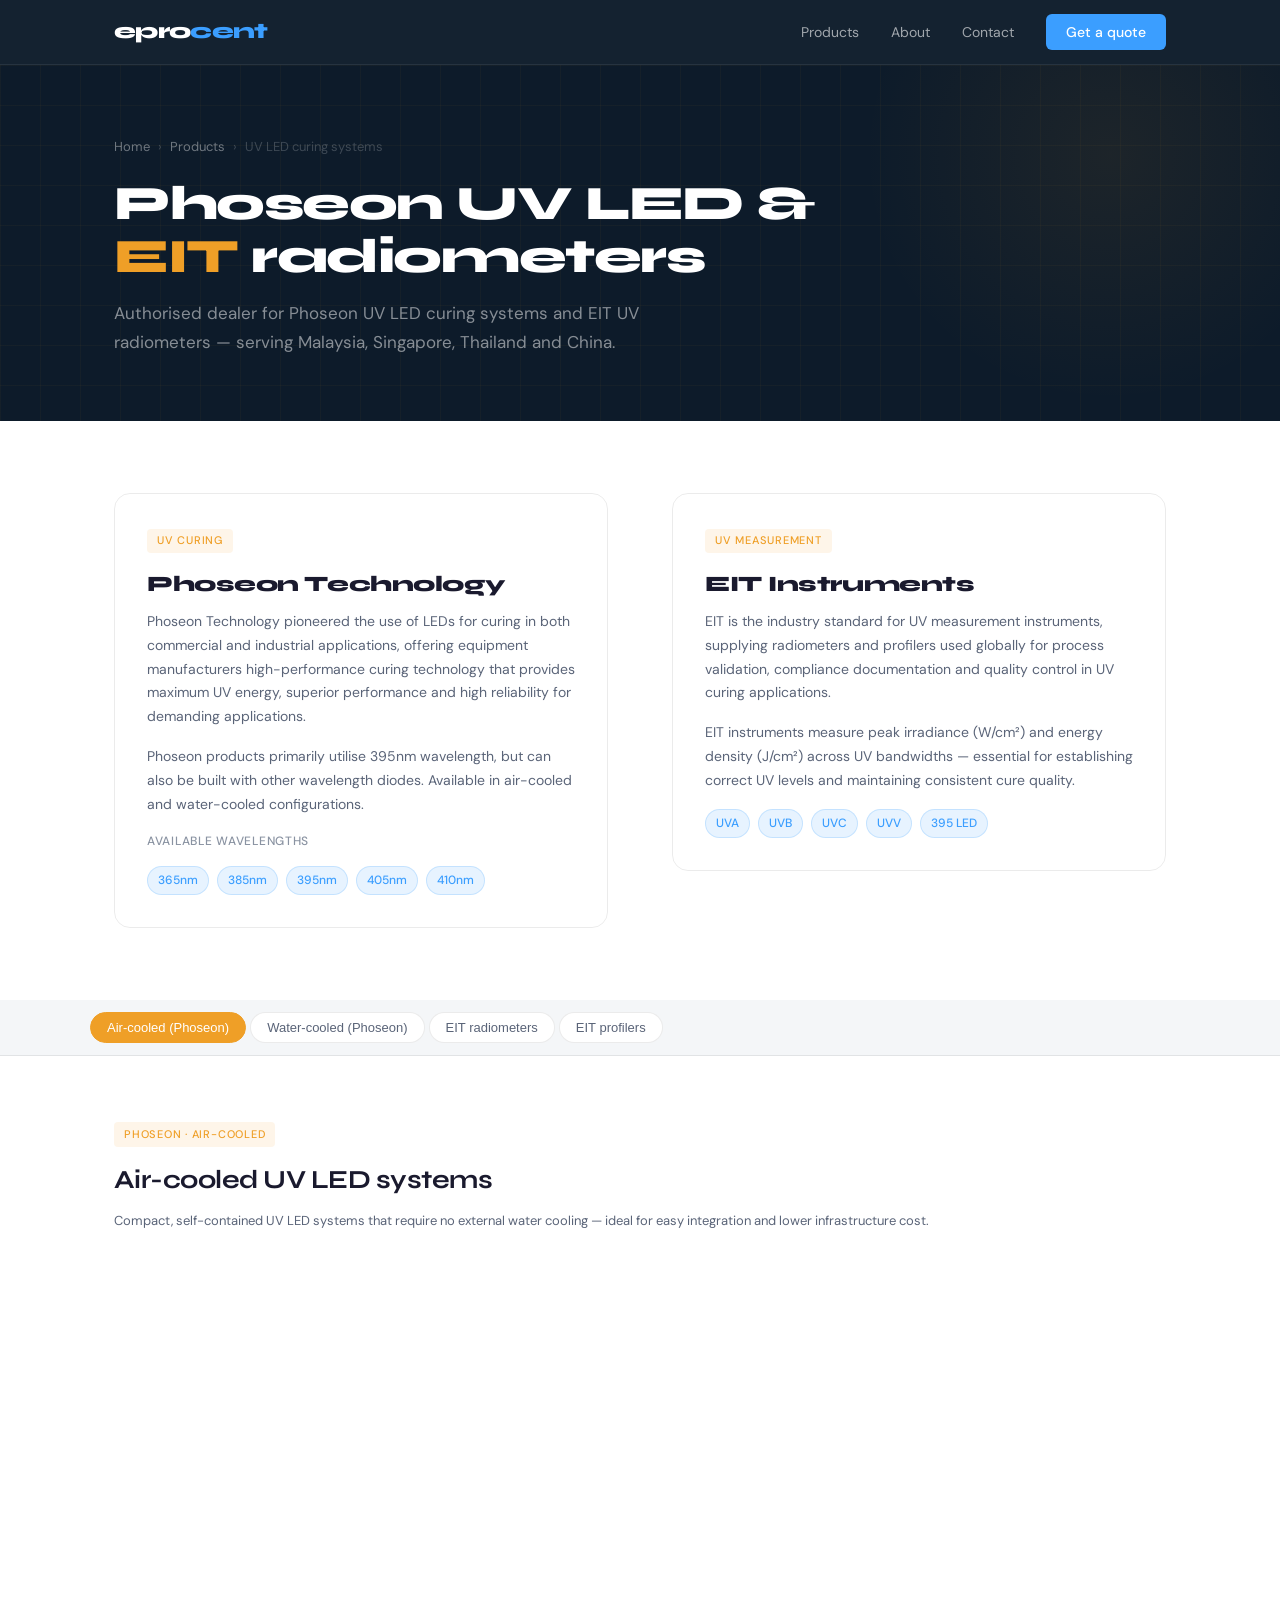
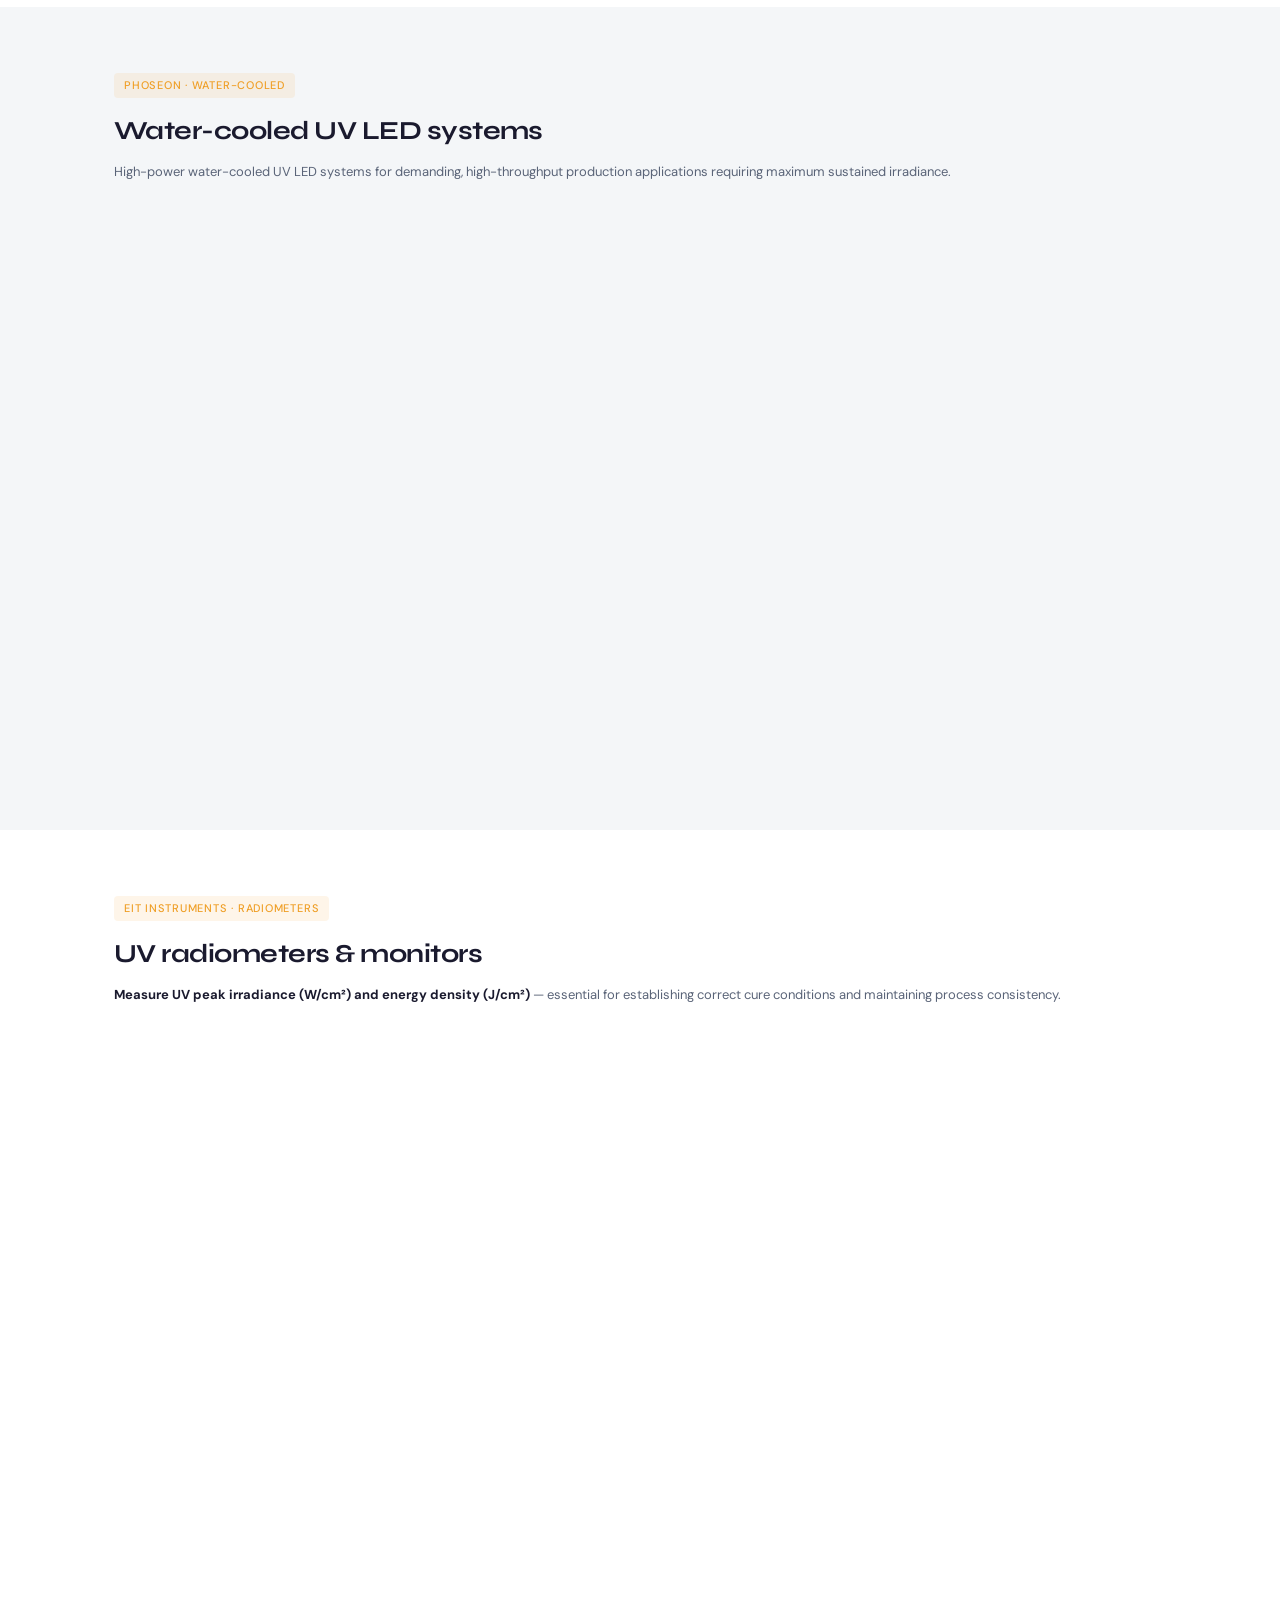
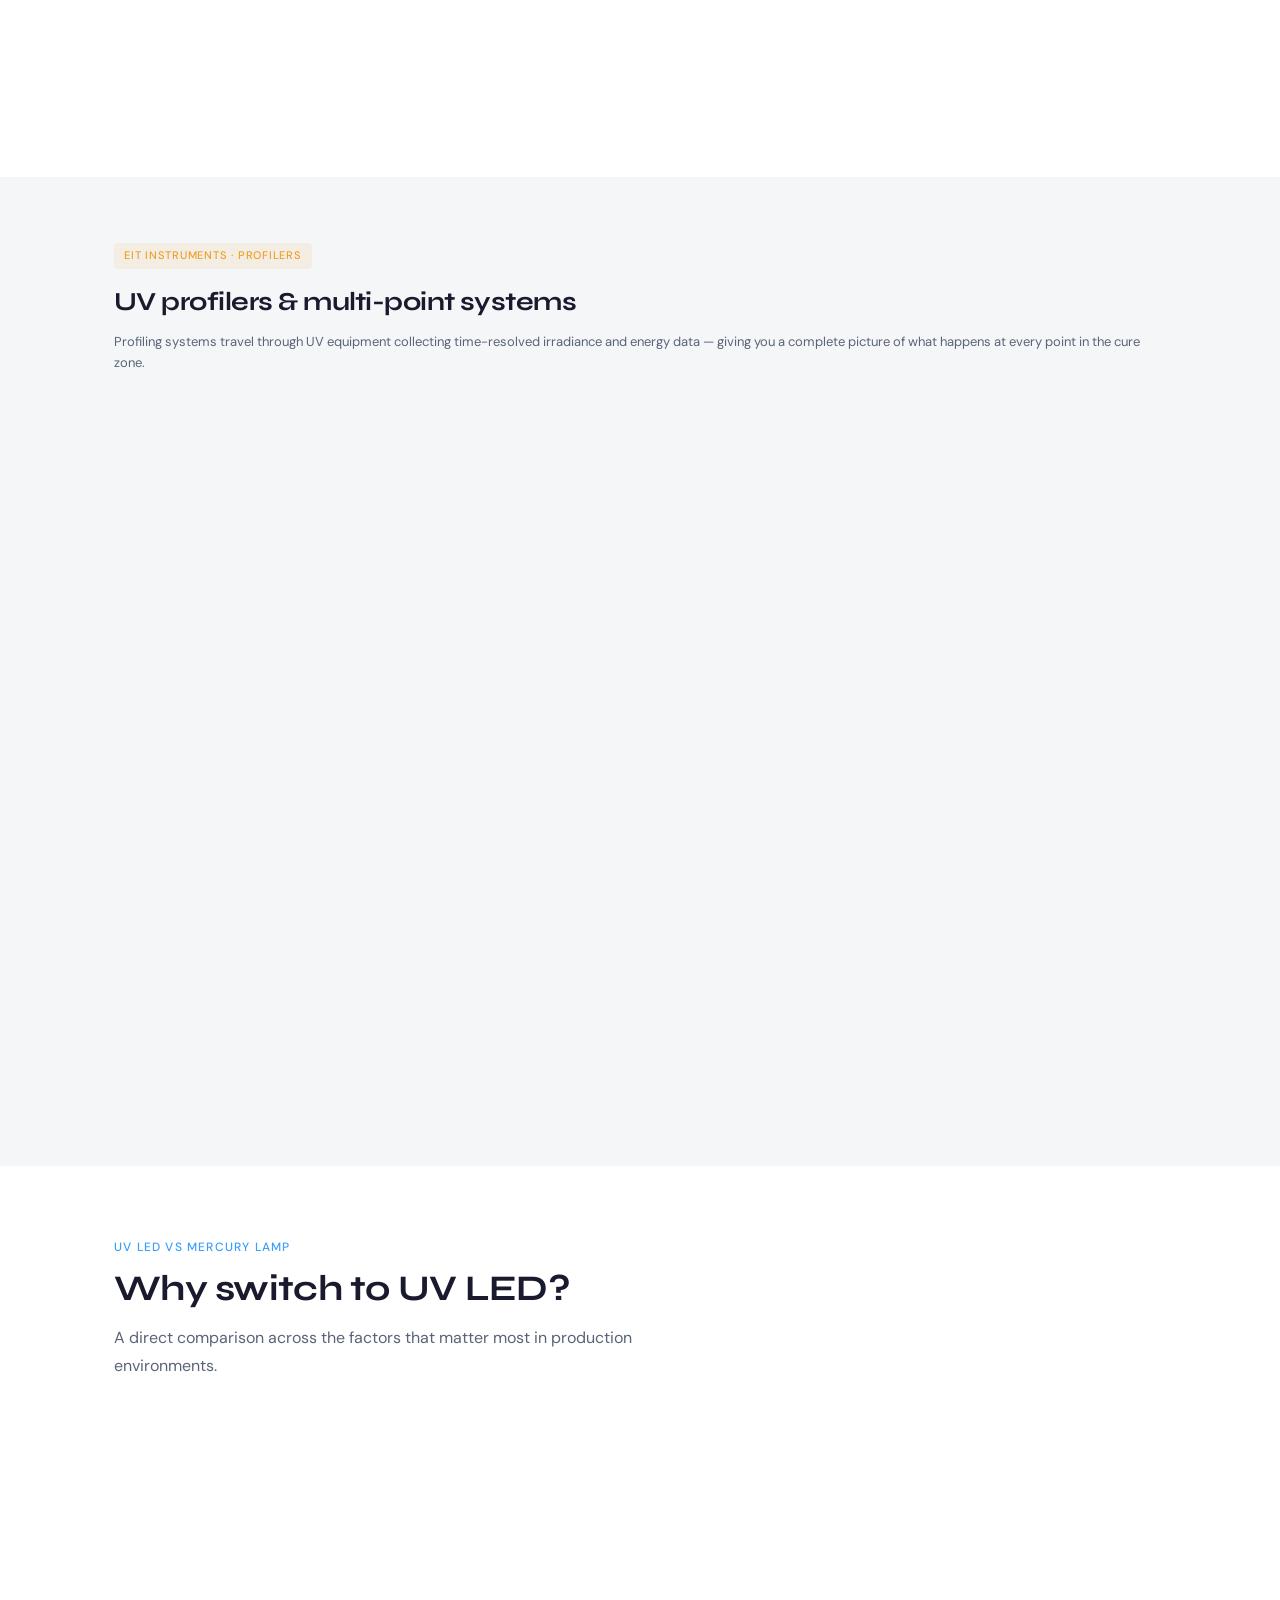
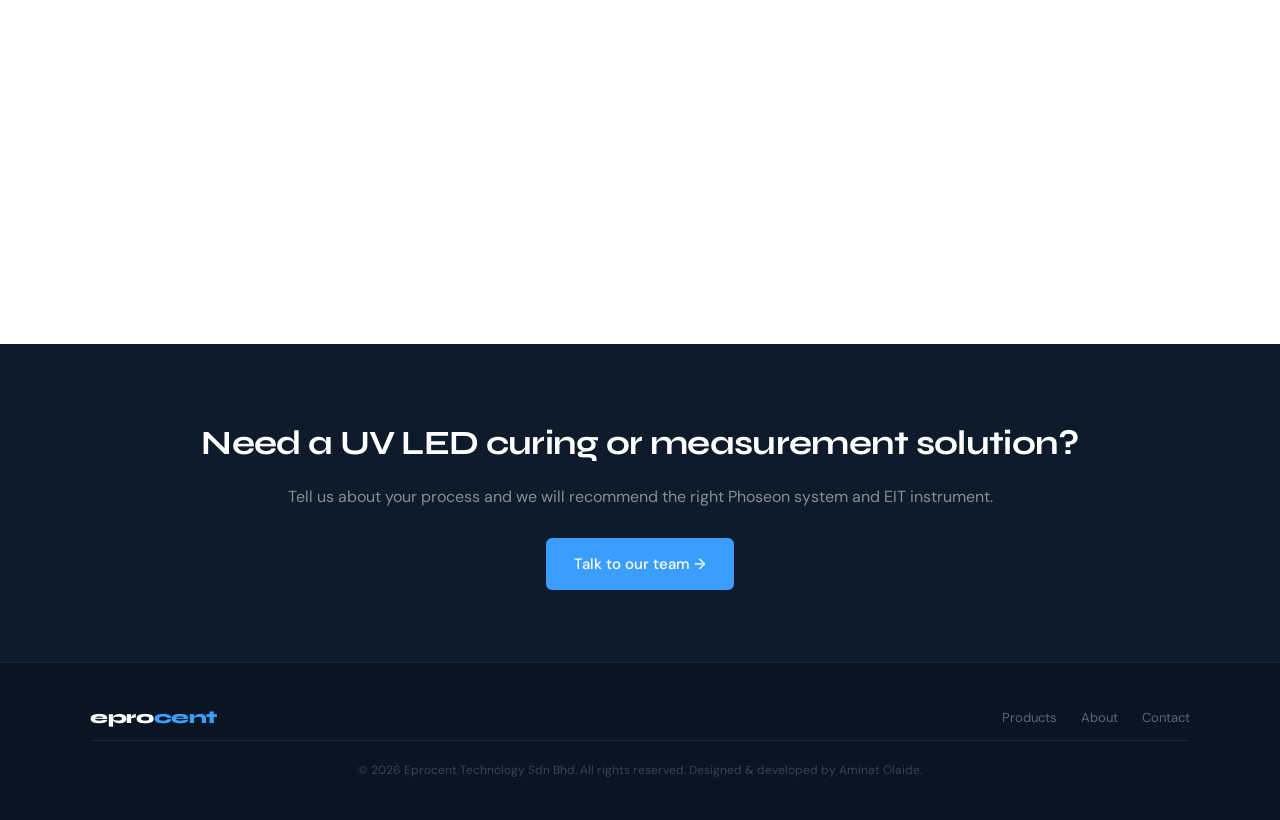
<file: uv_curing.html>
<!DOCTYPE html>
<html lang="en">
<head>
  <meta charset="UTF-8" />
  <meta name="viewport" content="width=device-width, initial-scale=1.0" />
  <meta name="description" content="Phoseon UV LED curing systems and EIT UV radiometers — authorised dealer in Malaysia, Singapore, Thailand and China. FireEdge, FireFly, FireJet, FireLine, FirePower, FireFlex, StarFire Max." />
  <title>UV LED Curing Systems | Eprocent Technology</title>
  <link rel="stylesheet" href="style.css" />
  <style>
    .page-hero { background: var(--navy); padding: 72px 24px 64px; position: relative; overflow: hidden; }
    .page-hero::before { content: ''; position: absolute; inset: 0; background-image: linear-gradient(rgba(239,159,39,0.04) 1px, transparent 1px), linear-gradient(90deg, rgba(239,159,39,0.04) 1px, transparent 1px); background-size: 40px 40px; }
    .page-hero::after { content: ''; position: absolute; top: -160px; right: -80px; width: 500px; height: 500px; background: radial-gradient(circle, rgba(239,159,39,0.07) 0%, transparent 70%); pointer-events: none; }
    .page-hero-inner { position: relative; z-index: 1; }
    .breadcrumb { display: flex; align-items: center; gap: 8px; font-size: 13px; color: rgba(255,255,255,0.4); margin-bottom: 20px; }
    .breadcrumb a { color: rgba(255,255,255,0.4); text-decoration: none; transition: color var(--transition); }
    .breadcrumb a:hover { color: var(--accent); }
    .breadcrumb span { color: rgba(255,255,255,0.2); }
    .page-title { font-family: 'Syne', sans-serif; font-weight: 800; font-size: clamp(32px, 4vw, 48px); color: var(--white); letter-spacing: -0.03em; line-height: 1.1; margin-bottom: 16px; }
    .page-title em { font-style: normal; color: #EF9F27; }
    .page-sub { font-size: 17px; color: rgba(255,255,255,0.5); max-width: 580px; line-height: 1.7; }

    /* BRAND INTRO */
    .brand-intro { padding: 72px 24px; background: var(--white); }
    .brand-intro-grid { display: grid; grid-template-columns: 1fr 1fr; gap: 64px; align-items: start; }
    .brand-block { border: 0.5px solid var(--border); border-radius: var(--radius-lg); padding: 32px; }
    .brand-name { font-family: 'Syne', sans-serif; font-size: 22px; font-weight: 800; color: var(--text-main); letter-spacing: -0.02em; margin-bottom: 8px; }
    .brand-tag { display: inline-block; font-size: 11px; font-weight: 500; letter-spacing: 0.07em; text-transform: uppercase; color: #EF9F27; background: rgba(239,159,39,0.1); padding: 3px 10px; border-radius: 4px; margin-bottom: 14px; }
    .brand-desc { font-size: 14px; color: var(--text-sec); line-height: 1.7; margin-bottom: 16px; }
    .wavelength-row { display: flex; flex-wrap: wrap; gap: 8px; margin-top: 14px; }
    .wl-chip { font-size: 12px; font-weight: 500; color: var(--accent); background: var(--accent-dim); border: 0.5px solid rgba(59,158,255,0.2); padding: 4px 10px; border-radius: 999px; }

    /* SECTION TABS */
    .tab-nav { background: var(--off-white); border-bottom: 0.5px solid var(--border); padding: 0 24px; position: sticky; top: 64px; z-index: 50; }
    .tab-inner { max-width: var(--max-w); margin: 0 auto; display: flex; gap: 4px; overflow-x: auto; padding: 12px 0; scrollbar-width: none; }
    .tab-inner::-webkit-scrollbar { display: none; }
    .tab-btn { white-space: nowrap; font-size: 13px; font-weight: 500; padding: 7px 16px; border-radius: 999px; border: 0.5px solid var(--border); background: var(--white); color: var(--text-sec); cursor: pointer; transition: all var(--transition); }
    .tab-btn:hover, .tab-btn.active { background: #EF9F27; color: var(--white); border-color: #EF9F27; }

    /* PRODUCT SECTIONS */
    .product-section { padding: 64px 24px 48px; }
    .product-section:nth-child(even) { background: var(--off-white); }
    .section-chip { display: inline-block; font-size: 11px; font-weight: 500; letter-spacing: 0.07em; text-transform: uppercase; color: #EF9F27; background: rgba(239,159,39,0.1); padding: 4px 10px; border-radius: 4px; margin-bottom: 12px; }
    .product-section h2 { font-family: 'Syne', sans-serif; font-size: 26px; font-weight: 700; color: var(--text-main); letter-spacing: -0.02em; margin-bottom: 10px; }
    .product-section .app-label { font-size: 13px; color: var(--text-sec); margin-bottom: 28px; line-height: 1.6; }
    .product-section .app-label strong { color: var(--text-main); }

    .item-grid { display: grid; grid-template-columns: repeat(auto-fill, minmax(260px, 1fr)); gap: 14px; }
    .item-card { background: var(--white); border: 0.5px solid var(--border); border-radius: var(--radius-lg); padding: 24px; transition: border-color var(--transition), transform var(--transition), box-shadow var(--transition); }
    .item-card:hover { border-color: #EF9F27; transform: translateY(-2px); box-shadow: 0 8px 24px rgba(239,159,39,0.08); }
    .item-brand { font-size: 11px; font-weight: 500; letter-spacing: 0.06em; text-transform: uppercase; color: var(--text-muted); margin-bottom: 6px; }
    .item-name { font-family: 'Syne', sans-serif; font-size: 16px; font-weight: 700; color: var(--text-main); margin-bottom: 8px; }
    .item-desc { font-size: 13px; color: var(--text-sec); line-height: 1.6; }
    .item-tags { display: flex; flex-wrap: wrap; gap: 6px; margin-top: 14px; }
    .item-tag { font-size: 11px; color: var(--text-muted); background: var(--off-white); padding: 3px 8px; border-radius: 4px; border: 0.5px solid var(--border); }
    .enquire-btn { display: inline-block; margin-top: 16px; font-size: 13px; color: var(--accent); font-weight: 500; text-decoration: none; }

    /* COMPARE TABLE */
    .compare-section { padding: 72px 24px; background: var(--white); }
    .compare-table { width: 100%; border-collapse: collapse; margin-top: 40px; border: 0.5px solid var(--border); border-radius: var(--radius-lg); overflow: hidden; }
    .compare-table th { background: var(--navy); color: var(--white); font-family: 'Syne', sans-serif; font-size: 13px; font-weight: 600; padding: 14px 18px; text-align: left; }
    .compare-table td { padding: 13px 18px; font-size: 14px; color: var(--text-sec); border-bottom: 0.5px solid var(--border); }
    .compare-table tr:last-child td { border-bottom: none; }
    .compare-table tr:nth-child(even) td { background: var(--off-white); }
    .compare-table td:first-child { font-weight: 500; color: var(--text-main); }
    .check { color: var(--teal); }

    .cta-band { background: var(--navy); padding: 72px 24px; text-align: center; }
    .cta-band h2 { font-family: 'Syne', sans-serif; font-size: clamp(24px, 3vw, 34px); font-weight: 700; color: var(--white); letter-spacing: -0.02em; margin-bottom: 14px; }
    .cta-band p { font-size: 16px; color: rgba(255,255,255,0.5); margin-bottom: 28px; }

    .divider { border: none; border-top: 0.5px solid var(--border); margin: 40px 0 0; }

    @media (max-width: 768px) {
      .brand-intro-grid { grid-template-columns: 1fr; gap: 24px; }
      .compare-table { font-size: 12px; }
      .compare-table th, .compare-table td { padding: 10px 12px; }
    }
  </style>
</head>
<body>

  <nav>
    <div class="nav-inner">
      <a href="index.html" class="nav-logo">epro<span>cent</span></a>
      <ul class="nav-links" id="navLinks">
        <li><a href="products.html">Products</a></li>
        <li><a href="about.html">About</a></li>
        <li><a href="contact.html">Contact</a></li>
        <li><a href="contact.html" class="nav-cta">Get a quote</a></li>
      </ul>
      <button class="hamburger" id="hamburger" aria-label="Open menu"><span></span><span></span><span></span></button>
    </div>
  </nav>

  <!-- HERO -->
  <div class="page-hero">
    <div class="page-hero-inner container">
      <div class="breadcrumb">
        <a href="index.html">Home</a><span>›</span>
        <a href="products.html">Products</a><span>›</span>
        <span>UV LED curing systems</span>
      </div>
      <h1 class="page-title">Phoseon UV LED &amp;<br><em>EIT</em> radiometers</h1>
      <p class="page-sub">Authorised dealer for Phoseon UV LED curing systems and EIT UV radiometers — serving Malaysia, Singapore, Thailand and China.</p>
    </div>
  </div>

  <!-- BRAND INTRO -->
  <section class="brand-intro">
    <div class="container">
      <div class="brand-intro-grid">

        <div class="brand-block reveal">
          <div class="brand-tag">UV curing</div>
          <div class="brand-name">Phoseon Technology</div>
          <p class="brand-desc">Phoseon Technology pioneered the use of LEDs for curing in both commercial and industrial applications, offering equipment manufacturers high-performance curing technology that provides maximum UV energy, superior performance and high reliability for demanding applications.</p>
          <p class="brand-desc">Phoseon products primarily utilise 395nm wavelength, but can also be built with other wavelength diodes. Available in air-cooled and water-cooled configurations.</p>
          <div>
            <p style="font-size:12px; font-weight:500; color:var(--text-muted); margin-bottom:8px; text-transform:uppercase; letter-spacing:0.06em;">Available wavelengths</p>
            <div class="wavelength-row">
              <span class="wl-chip">365nm</span>
              <span class="wl-chip">385nm</span>
              <span class="wl-chip">395nm</span>
              <span class="wl-chip">405nm</span>
              <span class="wl-chip">410nm</span>
            </div>
          </div>
        </div>

        <div class="brand-block reveal">
          <div class="brand-tag">UV measurement</div>
          <div class="brand-name">EIT Instruments</div>
          <p class="brand-desc">EIT is the industry standard for UV measurement instruments, supplying radiometers and profilers used globally for process validation, compliance documentation and quality control in UV curing applications.</p>
          <p class="brand-desc">EIT instruments measure peak irradiance (W/cm²) and energy density (J/cm²) across UV bandwidths — essential for establishing correct UV levels and maintaining consistent cure quality.</p>
          <div class="wavelength-row" style="margin-top:14px;">
            <span class="wl-chip">UVA</span>
            <span class="wl-chip">UVB</span>
            <span class="wl-chip">UVC</span>
            <span class="wl-chip">UVV</span>
            <span class="wl-chip">395 LED</span>
          </div>
        </div>

      </div>
    </div>
  </section>

  <!-- TAB NAV -->
  <div class="tab-nav">
    <div class="tab-inner">
      <button class="tab-btn active" onclick="scrollTo('air-cooled')">Air-cooled (Phoseon)</button>
      <button class="tab-btn" onclick="scrollTo('water-cooled')">Water-cooled (Phoseon)</button>
      <button class="tab-btn" onclick="scrollTo('eit-radiometers')">EIT radiometers</button>
      <button class="tab-btn" onclick="scrollTo('eit-profilers')">EIT profilers</button>
    </div>
  </div>

  <!-- AIR COOLED PRODUCTS -->
  <section class="product-section" id="air-cooled">
    <div class="container">
      <span class="section-chip">Phoseon · Air-cooled</span>
      <h2>Air-cooled UV LED systems</h2>
      <p class="app-label">Compact, self-contained UV LED systems that require no external water cooling — ideal for easy integration and lower infrastructure cost.</p>
      <div class="item-grid">

        <div class="item-card reveal">
          <div class="item-brand">Phoseon Technology</div>
          <div class="item-name">FireEdge</div>
          <p class="item-desc">Air-cooled UV LED system designed for digital inkjet "pinning" between colours. Available in multiple widths. CE, RoHS and REACH compliant.</p>
          <div class="item-tags"><span class="item-tag">Air-cooled</span><span class="item-tag">Digital inkjet</span><span class="item-tag">Pinning</span><span class="item-tag">395nm</span></div>
          <a href="contact.html" class="enquire-btn">Request a quote →</a>
        </div>

        <div class="item-card reveal">
          <div class="item-brand">Phoseon Technology</div>
          <div class="item-name">FireFly</div>
          <p class="item-desc">Compact UV LED system for small area and spot curing applications. Also available in 365nm. Suitable for adhesive bonding, coating and encapsulant cure.</p>
          <div class="item-tags"><span class="item-tag">Air-cooled</span><span class="item-tag">Spot curing</span><span class="item-tag">Small area</span><span class="item-tag">365nm / 395nm</span></div>
          <a href="contact.html" class="enquire-btn">Request a quote →</a>
        </div>

        <div class="item-card reveal">
          <div class="item-brand">Phoseon Technology</div>
          <div class="item-name">FireJet</div>
          <p class="item-desc">UV LED system for wide format and large single pass printing. Scalable up to 2 metres in width. High irradiance output for fast cure speeds.</p>
          <div class="item-tags"><span class="item-tag">Air-cooled</span><span class="item-tag">Wide format</span><span class="item-tag">Single pass</span><span class="item-tag">Scalable to 2m</span></div>
          <a href="contact.html" class="enquire-btn">Request a quote →</a>
        </div>

      </div>
    </div>
  </section>

  <!-- WATER COOLED PRODUCTS -->
  <section class="product-section" id="water-cooled">
    <div class="container">
      <span class="section-chip">Phoseon · Water-cooled</span>
      <h2>Water-cooled UV LED systems</h2>
      <p class="app-label">High-power water-cooled UV LED systems for demanding, high-throughput production applications requiring maximum sustained irradiance.</p>
      <div class="item-grid">

        <div class="item-card reveal">
          <div class="item-brand">Phoseon Technology</div>
          <div class="item-name">FireLine</div>
          <p class="item-desc">Water-cooled UV LED for wide and narrow web printing. Scalable up to 2 metres. Also available in 365nm for specialist applications.</p>
          <div class="item-tags"><span class="item-tag">Water-cooled</span><span class="item-tag">Web printing</span><span class="item-tag">365nm / 395nm</span><span class="item-tag">Scalable to 2m</span></div>
          <a href="contact.html" class="enquire-btn">Request a quote →</a>
        </div>

        <div class="item-card reveal">
          <div class="item-brand">Phoseon Technology</div>
          <div class="item-name">FirePower</div>
          <p class="item-desc">High-power water-cooled UV LED for wide web, narrow web, flexographic printing and wood coating applications. Scalable up to 2 metres.</p>
          <div class="item-tags"><span class="item-tag">Water-cooled</span><span class="item-tag">Flexographic</span><span class="item-tag">Wood coating</span><span class="item-tag">Scalable to 2m</span></div>
          <a href="contact.html" class="enquire-btn">Request a quote →</a>
        </div>

        <div class="item-card reveal">
          <div class="item-brand">Phoseon Technology</div>
          <div class="item-name">FireFlex</div>
          <p class="item-desc">Water-cooled UV LED system for small format single pass digital printing. Scalable up to 2 metres for wider web configurations.</p>
          <div class="item-tags"><span class="item-tag">Water-cooled</span><span class="item-tag">Digital printing</span><span class="item-tag">Small format</span><span class="item-tag">Scalable to 2m</span></div>
          <a href="contact.html" class="enquire-btn">Request a quote →</a>
        </div>

        <div class="item-card reveal">
          <div class="item-brand">Phoseon Technology</div>
          <div class="item-name">StarFire Max</div>
          <p class="item-desc">Water-cooled UV LED for lower power wide and narrow web printing applications. Also available in 365nm wavelength.</p>
          <div class="item-tags"><span class="item-tag">Water-cooled</span><span class="item-tag">Web printing</span><span class="item-tag">365nm / 395nm</span><span class="item-tag">Lower power</span></div>
          <a href="contact.html" class="enquire-btn">Request a quote →</a>
        </div>

      </div>
    </div>
  </section>

  <!-- EIT RADIOMETERS -->
  <section class="product-section" id="eit-radiometers">
    <div class="container">
      <span class="section-chip">EIT Instruments · Radiometers</span>
      <h2>UV radiometers &amp; monitors</h2>
      <p class="app-label"><strong>Measure UV peak irradiance (W/cm²) and energy density (J/cm²)</strong> — essential for establishing correct cure conditions and maintaining process consistency.</p>
      <div class="item-grid">

        <div class="item-card reveal">
          <div class="item-brand">EIT Instruments</div>
          <div class="item-name">UV Power Puck® II</div>
          <p class="item-desc">Small, portable, self-contained 4-bandwidth radiometer measuring UV peak irradiance and energy density simultaneously across UVA, UVB, UVC and UVV. Available in low, mid and high range versions, and also in a 395 LED monitoring band.</p>
          <div class="item-tags"><span class="item-tag">4-bandwidth</span><span class="item-tag">Portable</span><span class="item-tag">W/cm²</span><span class="item-tag">J/cm²</span></div>
          <a href="contact.html" class="enquire-btn">Request a quote →</a>
        </div>

        <div class="item-card reveal">
          <div class="item-brand">EIT Instruments</div>
          <div class="item-name">UviCure® Plus II</div>
          <p class="item-desc">Single-bandwidth portable radiometer measuring UV peak irradiance and energy density. Compact and easy to use for routine production monitoring and quality checks.</p>
          <div class="item-tags"><span class="item-tag">Single-bandwidth</span><span class="item-tag">Portable</span><span class="item-tag">Production monitoring</span></div>
          <a href="contact.html" class="enquire-btn">Request a quote →</a>
        </div>

        <div class="item-card reveal">
          <div class="item-brand">EIT Instruments</div>
          <div class="item-name">MicroCure®</div>
          <p class="item-desc">Miniature radiometer with extremely small profile — ideal for tight spaces and small container curing (cans, tubes, bottles). Gathers irradiance and energy density values displayed on a stand-alone DataReader. Disposable after 200 readings or approximately one year.</p>
          <div class="item-tags"><span class="item-tag">Miniature</span><span class="item-tag">Small containers</span><span class="item-tag">Tight spaces</span><span class="item-tag">Disposable</span></div>
          <a href="contact.html" class="enquire-btn">Request a quote →</a>
        </div>

        <div class="item-card reveal">
          <div class="item-brand">EIT Instruments</div>
          <div class="item-name">PALM Probe®</div>
          <p class="item-desc">Probe-type, wide dynamic range instrument for measuring peak irradiance and energy density where measurement space is limited or readings are difficult to obtain with standard radiometers. Use with the PALM Probe Locator Kit for repeatable positioning.</p>
          <div class="item-tags"><span class="item-tag">Probe type</span><span class="item-tag">Limited space</span><span class="item-tag">Wide dynamic range</span></div>
          <a href="contact.html" class="enquire-btn">Request a quote →</a>
        </div>

        <div class="item-card reveal">
          <div class="item-brand">EIT Instruments</div>
          <div class="item-name">SpotCure®</div>
          <p class="item-desc">Hand-held UV radiometer for measuring the output of spot-curing systems — used to determine light guide degradation over time. Accommodates light guides of various sizes and displays peak irradiance in W/cm².</p>
          <div class="item-tags"><span class="item-tag">Spot curing</span><span class="item-tag">Hand-held</span><span class="item-tag">Light guide check</span></div>
          <a href="contact.html" class="enquire-btn">Request a quote →</a>
        </div>

        <div class="item-card reveal">
          <div class="item-brand">EIT Instruments</div>
          <div class="item-name">UV Power Puck® FLASH</div>
          <p class="item-desc">Portable 4-bandwidth radiometer specifically designed to measure the energy density of pulsed UV systems that pulse at 100–120 pulses per second.</p>
          <div class="item-tags"><span class="item-tag">Pulsed systems</span><span class="item-tag">4-bandwidth</span><span class="item-tag">100–120 pps</span></div>
          <a href="contact.html" class="enquire-btn">Request a quote →</a>
        </div>

      </div>
    </div>
  </section>

  <!-- EIT PROFILERS -->
  <section class="product-section" id="eit-profilers">
    <div class="container">
      <span class="section-chip">EIT Instruments · Profilers</span>
      <h2>UV profilers &amp; multi-point systems</h2>
      <p class="app-label">Profiling systems travel through UV equipment collecting time-resolved irradiance and energy data — giving you a complete picture of what happens at every point in the cure zone.</p>
      <div class="item-grid">

        <div class="item-card reveal">
          <div class="item-brand">EIT Instruments</div>
          <div class="item-name">Power Puck® II Profiler</div>
          <p class="item-desc">Functions as a standard Power Puck II while adding the ability to transfer collected data and irradiance profiles to a computer via USB. Data is analysed with EIT's PowerView Software® II — allowing comparison of files, lamp focus and lamp type across up to four UV bands.</p>
          <div class="item-tags"><span class="item-tag">USB data transfer</span><span class="item-tag">PowerView Software</span><span class="item-tag">4-band analysis</span><span class="item-tag">Report export</span></div>
          <a href="contact.html" class="enquire-btn">Request a quote →</a>
        </div>

        <div class="item-card reveal">
          <div class="item-brand">EIT Instruments</div>
          <div class="item-name">UV PowerMAP®</div>
          <p class="item-desc">Profiling and temperature measurement system that travels through a UV system collecting peak irradiance, energy density and temperature data simultaneously across 4 UV bandwidths. Data is viewed with PowerView® software in graphic or tabular format and can be archived.</p>
          <div class="item-tags"><span class="item-tag">4-bandwidth profiling</span><span class="item-tag">Temperature</span><span class="item-tag">Through-system</span><span class="item-tag">Archivable</span></div>
          <a href="contact.html" class="enquire-btn">Request a quote →</a>
        </div>

        <div class="item-card reveal">
          <div class="item-brand">EIT Instruments</div>
          <div class="item-name">UV MAP Plus®</div>
          <p class="item-desc">Single-bandwidth version of the PowerMAP profiling system. Travels through the UV system collecting irradiance and energy density data on one standard UV bandwidth.</p>
          <div class="item-tags"><span class="item-tag">Single-bandwidth</span><span class="item-tag">Profiling</span><span class="item-tag">Through-system</span></div>
          <a href="contact.html" class="enquire-btn">Request a quote →</a>
        </div>

        <div class="item-card reveal">
          <div class="item-brand">EIT Instruments</div>
          <div class="item-name">3DCure®</div>
          <p class="item-desc">Multi-point system for measuring irradiance and energy density on large or three-dimensional objects. Up to 32 sensors in any combination of UV bandwidths can be daisy-chained and placed on every exposure surface — feeding data back from up to 32 measurement points via Cure_3D® software.</p>
          <div class="item-tags"><span class="item-tag">Up to 32 sensors</span><span class="item-tag">3D objects</span><span class="item-tag">Multi-point</span><span class="item-tag">Cure_3D software</span></div>
          <a href="contact.html" class="enquire-btn">Request a quote →</a>
        </div>

      </div>
    </div>
  </section>

  <!-- COMPARE -->
  <section class="compare-section">
    <div class="container">
      <p class="section-label">UV LED vs mercury lamp</p>
      <h2 class="section-title">Why switch to UV LED?</h2>
      <p class="section-sub">A direct comparison across the factors that matter most in production environments.</p>
      <table class="compare-table reveal">
        <thead>
          <tr><th>Feature</th><th>UV LED (Phoseon)</th><th>Traditional Mercury Lamp</th></tr>
        </thead>
        <tbody>
          <tr><td>Heat output</td><td>Very low — minimal substrate heating</td><td>High — requires active cooling</td></tr>
          <tr><td>Instant on/off</td><td><span class="check">✓</span> No warm-up needed</td><td>✗ Requires warm-up period</td></tr>
          <tr><td>Service life</td><td>20,000+ hours typical</td><td>1,000–2,000 hours</td></tr>
          <tr><td>Energy efficiency</td><td>High — targeted wavelength output</td><td>Low — broad spectrum waste</td></tr>
          <tr><td>Mercury / ozone</td><td><span class="check">✓</span> Mercury-free, no ozone</td><td>✗ Contains mercury, produces ozone</td></tr>
          <tr><td>Compliance</td><td>CE, RoHS, REACH compliant</td><td>Hazardous materials handling required</td></tr>
          <tr><td>Intensity control</td><td>Precise, programmable</td><td>Limited adjustment</td></tr>
          <tr><td>Maintenance</td><td>Minimal — no bulb replacements</td><td>Regular bulb and reflector replacement</td></tr>
        </tbody>
      </table>
    </div>
  </section>

  <!-- CTA -->
  <div class="cta-band">
    <h2>Need a UV LED curing or measurement solution?</h2>
    <p>Tell us about your process and we will recommend the right Phoseon system and EIT instrument.</p>
    <a href="contact.html" class="btn-primary">Talk to our team →</a>
  </div>

  <footer>
    <div class="footer-inner">
      <div class="footer-logo">epro<span>cent</span></div>
      <ul class="footer-links">
        <li><a href="products.html">Products</a></li>
        <li><a href="about.html">About</a></li>
        <li><a href="contact.html">Contact</a></li>
      </ul>
    </div>
    <div class="footer-inner">
      <p class="footer-copy">© 2026 Eprocent Technology Sdn Bhd. All rights reserved. Designed &amp; developed by Aminat Olaide.</p>
    </div>
  </footer>

  <script src="main.js"></script>
  <script>
    function scrollTo(id) {
      document.getElementById(id).scrollIntoView({ behavior: 'smooth', block: 'start' });
      document.querySelectorAll('.tab-btn').forEach(b => b.classList.remove('active'));
      event.target.classList.add('active');
    }
  </script>
</body>
</html>
</file>
<file: style.css>
@import url('https://fonts.googleapis.com/css2?family=DM+Sans:ital,opsz,wght@0,9..40,400;0,9..40,500;1,9..40,400&family=Syne:wght@600;700;800&display=swap');

*, *::before, *::after { box-sizing: border-box; margin: 0; padding: 0; }

:root {
  --navy:        #0D1B2A;
  --navy-mid:    #112236;
  --navy-deep:   #091523;
  --accent:      #3B9EFF;
  --accent-dim:  rgba(59,158,255,0.12);
  --white:       #ffffff;
  --off-white:   #F4F6F8;
  --text-main:   #1A1A2E;
  --text-sec:    #5A6478;
  --text-muted:  #8A93A2;
  --border:      rgba(0,0,0,0.08);
  --border-lt:   rgba(255,255,255,0.08);
  --teal:        #1D9E75;
  --amber:       #EF9F27;
  --rose:        #D4537E;
  --violet:      #7F77DD;
  --radius-sm:   6px;
  --radius-md:   10px;
  --radius-lg:   16px;
  --transition:  0.2s ease;
  --max-w:       1100px;
}

html  { scroll-behavior: smooth; }

body {
  font-family: 'DM Sans', sans-serif;
  font-size: 16px;
  color: var(--text-main);
  background: var(--white);
  line-height: 1.6;
  -webkit-font-smoothing: antialiased;
}

/* ── UTILITY ── */
.container { max-width: var(--max-w); margin: 0 auto; padding: 0 24px; }
.section-label {
  font-size: 12px;
  font-weight: 500;
  letter-spacing: 0.1em;
  text-transform: uppercase;
  color: var(--accent);
  margin-bottom: 10px;
}
.section-title {
  font-family: 'Syne', sans-serif;
  font-size: clamp(26px, 3vw, 36px);
  font-weight: 700;
  color: var(--text-main);
  letter-spacing: -0.02em;
  line-height: 1.2;
  margin-bottom: 14px;
}
.section-sub {
  font-size: 16px;
  color: var(--text-sec);
  max-width: 520px;
  line-height: 1.7;
  margin-bottom: 48px;
}

/* ── BUTTONS ── */
.btn-primary {
  background: var(--accent);
  color: var(--white);
  padding: 14px 28px;
  border-radius: var(--radius-sm);
  font-size: 15px;
  font-weight: 500;
  text-decoration: none;
  display: inline-block;
  transition: opacity var(--transition), transform var(--transition);
}
.btn-primary:hover { opacity: 0.88; transform: translateY(-1px); }

.btn-ghost {
  border: 0.5px solid rgba(255,255,255,0.25);
  color: rgba(255,255,255,0.8);
  padding: 14px 28px;
  border-radius: var(--radius-sm);
  font-size: 15px;
  font-weight: 500;
  text-decoration: none;
  display: inline-block;
  transition: border-color var(--transition), color var(--transition);
}
.btn-ghost:hover { border-color: rgba(255,255,255,0.5); color: var(--white); }

/* ── NAVIGATION ── */
nav {
  position: sticky;
  top: 0;
  z-index: 100;
  background: rgba(13,27,42,0.97);
  backdrop-filter: blur(12px);
  border-bottom: 0.5px solid var(--border-lt);
}
.nav-inner {
  max-width: var(--max-w);
  margin: 0 auto;
  padding: 0 24px;
  height: 64px;
  display: flex;
  align-items: center;
  justify-content: space-between;
}
.nav-logo {
  font-family: 'Syne', sans-serif;
  font-weight: 800;
  font-size: 22px;
  color: var(--white);
  text-decoration: none;
  letter-spacing: -0.03em;
}
.nav-logo span { color: var(--accent); }

.nav-links {
  display: flex;
  align-items: center;
  gap: 32px;
  list-style: none;
}
.nav-links a {
  font-size: 14px;
  color: rgba(255,255,255,0.6);
  text-decoration: none;
  transition: color var(--transition);
}
.nav-links a:hover { color: var(--white); }
.nav-links a.active { color: var(--accent); }

.nav-cta {
  background: var(--accent);
  color: var(--white) !important;
  padding: 9px 20px;
  border-radius: var(--radius-sm);
  font-weight: 500 !important;
  font-size: 14px !important;
  transition: opacity var(--transition) !important;
}
.nav-cta:hover { opacity: 0.88; }

.hamburger {
  display: none;
  flex-direction: column;
  gap: 5px;
  cursor: pointer;
  padding: 4px;
  background: none;
  border: none;
}
.hamburger span {
  display: block;
  width: 24px;
  height: 2px;
  background: var(--white);
  border-radius: 2px;
  transition: var(--transition);
}

/* ── HERO ── */
.hero {
  background: var(--navy);
  padding: 96px 24px 80px;
  position: relative;
  overflow: hidden;
}
.hero::before {
  content: '';
  position: absolute;
  inset: 0;
  background-image:
    linear-gradient(rgba(59,158,255,0.05) 1px, transparent 1px),
    linear-gradient(90deg, rgba(59,158,255,0.05) 1px, transparent 1px);
  background-size: 40px 40px;
}
.hero::after {
  content: '';
  position: absolute;
  top: -200px; right: -100px;
  width: 600px; height: 600px;
  background: radial-gradient(circle, rgba(59,158,255,0.08) 0%, transparent 70%);
  pointer-events: none;
}
.hero-inner { position: relative; z-index: 1; }

.hero-badge {
  display: inline-flex;
  align-items: center;
  gap: 8px;
  font-size: 12px;
  font-weight: 500;
  letter-spacing: 0.08em;
  text-transform: uppercase;
  color: var(--accent);
  background: var(--accent-dim);
  padding: 6px 14px;
  border-radius: 999px;
  margin-bottom: 24px;
  border: 0.5px solid rgba(59,158,255,0.2);
  animation: fadeUp 0.6s ease both;
}
.hero-badge::before {
  content: '';
  width: 6px; height: 6px;
  border-radius: 50%;
  background: var(--accent);
}
.hero-h1 {
  font-family: 'Syne', sans-serif;
  font-weight: 800;
  font-size: clamp(36px, 5vw, 58px);
  color: var(--white);
  line-height: 1.1;
  letter-spacing: -0.03em;
  max-width: 640px;
  margin-bottom: 20px;
  animation: fadeUp 0.6s 0.1s ease both;
}
.hero-h1 em { font-style: normal; color: var(--accent); }
.hero-sub {
  font-size: 18px;
  color: rgba(255,255,255,0.55);
  max-width: 500px;
  line-height: 1.7;
  margin-bottom: 36px;
  animation: fadeUp 0.6s 0.2s ease both;
}
.hero-actions {
  display: flex;
  gap: 12px;
  flex-wrap: wrap;
  animation: fadeUp 0.6s 0.3s ease both;
}

/* ── STATS ── */
.stats {
  background: var(--navy-mid);
  border-top: 0.5px solid var(--border-lt);
  border-bottom: 0.5px solid var(--border-lt);
}
.stats-inner {
  max-width: var(--max-w);
  margin: 0 auto;
  padding: 0 24px;
  display: grid;
  grid-template-columns: repeat(4, 1fr);
}
.stat-item {
  padding: 28px 20px;
  text-align: center;
  border-right: 0.5px solid var(--border-lt);
}
.stat-item:last-child { border-right: none; }
.stat-number {
  font-family: 'Syne', sans-serif;
  font-size: 30px;
  font-weight: 700;
  color: var(--accent);
  line-height: 1;
  margin-bottom: 6px;
}
.stat-label { font-size: 13px; color: rgba(255,255,255,0.4); }

/* ── SHARED SECTION ── */
section { padding: 80px 24px; }

/* ── PRODUCTS ── */
.products { background: var(--white); }
.products-header {
  display: flex;
  align-items: flex-end;
  justify-content: space-between;
  margin-bottom: 40px;
  flex-wrap: wrap;
  gap: 16px;
}
.see-all {
  font-size: 14px;
  color: var(--accent);
  text-decoration: none;
  font-weight: 500;
  display: flex;
  align-items: center;
  gap: 4px;
  transition: gap var(--transition);
}
.see-all:hover { gap: 8px; }
.products-grid {
  display: grid;
  grid-template-columns: repeat(auto-fit, minmax(280px, 1fr));
  gap: 16px;
}
.product-card {
  border: 0.5px solid var(--border);
  border-radius: var(--radius-lg);
  padding: 28px;
  background: var(--white);
  transition: border-color var(--transition), transform var(--transition);
  text-decoration: none;
  color: inherit;
  display: block;
}
.product-card:hover { border-color: var(--accent); transform: translateY(-3px); }
.product-icon {
  width: 48px; height: 48px;
  border-radius: var(--radius-md);
  display: flex;
  align-items: center;
  justify-content: center;
  margin-bottom: 18px;
  font-size: 22px;
}
.product-name {
  font-family: 'Syne', sans-serif;
  font-size: 16px;
  font-weight: 600;
  color: var(--text-main);
  margin-bottom: 8px;
}
.product-desc { font-size: 14px; color: var(--text-sec); line-height: 1.6; }
.product-link {
  display: inline-flex;
  align-items: center;
  gap: 4px;
  font-size: 13px;
  color: var(--accent);
  font-weight: 500;
  margin-top: 16px;
  transition: gap var(--transition);
}
.product-card:hover .product-link { gap: 8px; }

/* ── PARTNERS ── */
.partners { background: var(--white); padding: 48px 24px; }
.partners-label {
  text-align: center;
  font-size: 12px;
  font-weight: 500;
  letter-spacing: 0.1em;
  text-transform: uppercase;
  color: var(--text-muted);
  margin-bottom: 24px;
}
.partners-row {
  max-width: 900px;
  margin: 0 auto;
  display: flex;
  align-items: center;
  justify-content: center;
  gap: 40px;
  flex-wrap: wrap;
}
.partner-name {
  font-family: 'Syne', sans-serif;
  font-size: 18px;
  font-weight: 700;
  color: var(--text-muted);
  opacity: 0.5;
  letter-spacing: -0.02em;
  transition: opacity var(--transition);
}
.partner-name:hover { opacity: 0.9; }

/* ── WHY US ── */
.why { background: var(--off-white); }
.why-grid {
  display: grid;
  grid-template-columns: repeat(auto-fit, minmax(220px, 1fr));
  gap: 16px;
}
.why-card {
  background: var(--white);
  border: 0.5px solid var(--border);
  border-radius: var(--radius-lg);
  padding: 28px;
}
.why-num {
  font-family: 'Syne', sans-serif;
  font-size: 36px;
  font-weight: 800;
  color: var(--accent);
  opacity: 0.25;
  line-height: 1;
  margin-bottom: 12px;
}
.why-title {
  font-family: 'Syne', sans-serif;
  font-size: 16px;
  font-weight: 600;
  color: var(--text-main);
  margin-bottom: 8px;
}
.why-body { font-size: 14px; color: var(--text-sec); line-height: 1.6; }

/* ── CONTACT ── */
.contact { background: var(--navy); padding: 80px 24px; }
.contact-inner {
  max-width: var(--max-w);
  margin: 0 auto;
  display: grid;
  grid-template-columns: 1fr 1fr;
  gap: 64px;
  align-items: start;
}
.contact-info .section-title { color: var(--white); }
.contact-info .section-sub   { color: rgba(255,255,255,0.5); }
.contact-detail {
  display: flex;
  align-items: flex-start;
  gap: 12px;
  margin-bottom: 20px;
}
.contact-icon {
  width: 36px; height: 36px;
  border-radius: var(--radius-sm);
  background: var(--accent-dim);
  border: 0.5px solid rgba(59,158,255,0.2);
  display: flex;
  align-items: center;
  justify-content: center;
  font-size: 16px;
  flex-shrink: 0;
  margin-top: 2px;
}
.contact-detail-label { font-size: 12px; color: rgba(255,255,255,0.4); margin-bottom: 2px; }
.contact-detail-value { font-size: 14px; color: rgba(255,255,255,0.8); line-height: 1.5; }

.contact-form {
  background: rgba(255,255,255,0.04);
  border: 0.5px solid var(--border-lt);
  border-radius: var(--radius-lg);
  padding: 32px;
}
.form-title {
  font-family: 'Syne', sans-serif;
  font-size: 20px;
  font-weight: 700;
  color: var(--white);
  margin-bottom: 24px;
}
.form-group { margin-bottom: 16px; }
.form-row { display: grid; grid-template-columns: 1fr 1fr; gap: 12px; }

label {
  display: block;
  font-size: 12px;
  font-weight: 500;
  color: rgba(255,255,255,0.5);
  margin-bottom: 6px;
  letter-spacing: 0.04em;
  text-transform: uppercase;
}
input[type="text"],
input[type="email"],
input[type="tel"],
select,
textarea {
  width: 100%;
  background: rgba(255,255,255,0.06);
  border: 0.5px solid rgba(255,255,255,0.12);
  border-radius: var(--radius-sm);
  padding: 12px 14px;
  font-family: 'DM Sans', sans-serif;
  font-size: 14px;
  color: var(--white);
  outline: none;
  transition: border-color var(--transition);
  appearance: none;
}
input::placeholder, textarea::placeholder { color: rgba(255,255,255,0.25); }
input:focus, select:focus, textarea:focus { border-color: var(--accent); }
select option { background: var(--navy); color: var(--white); }
textarea { resize: vertical; min-height: 100px; }

.form-submit {
  width: 100%;
  background: var(--accent);
  color: var(--white);
  border: none;
  padding: 14px;
  border-radius: var(--radius-sm);
  font-family: 'DM Sans', sans-serif;
  font-size: 15px;
  font-weight: 500;
  cursor: pointer;
  transition: opacity var(--transition), transform var(--transition);
  margin-top: 8px;
}
.form-submit:hover { opacity: 0.88; transform: translateY(-1px); }

/* ── FOOTER ── */
footer {
  background: var(--navy-deep);
  border-top: 0.5px solid var(--border-lt);
  padding: 40px 24px;
}
.footer-inner {
  max-width: var(--max-w);
  margin: 0 auto;
  display: flex;
  align-items: center;
  justify-content: space-between;
  flex-wrap: wrap;
  gap: 20px;
}
.footer-logo {
  font-family: 'Syne', sans-serif;
  font-weight: 800;
  font-size: 18px;
  color: var(--white);
  letter-spacing: -0.02em;
}
.footer-logo span { color: var(--accent); }
.footer-links { display: flex; gap: 24px; list-style: none; }
.footer-links a {
  font-size: 13px;
  color: rgba(255,255,255,0.35);
  text-decoration: none;
  transition: color var(--transition);
}
.footer-links a:hover { color: rgba(255,255,255,0.7); }
.footer-copy {
  font-size: 12px;
  color: rgba(255,255,255,0.2);
  width: 100%;
  text-align: center;
  border-top: 0.5px solid var(--border-lt);
  padding-top: 20px;
  margin-top: 8px;
}

/* ── ANIMATIONS ── */
@keyframes fadeUp {
  from { opacity: 0; transform: translateY(20px); }
  to   { opacity: 1; transform: translateY(0); }
}
.reveal {
  opacity: 0;
  transform: translateY(20px);
  transition: opacity 0.5s ease, transform 0.5s ease;
}
.reveal.visible { opacity: 1; transform: translateY(0); }

/* ── RESPONSIVE ── */
@media (max-width: 768px) {
  .nav-links { display: none; }
  .hamburger { display: flex; }
  .nav-links.open {
    display: flex;
    flex-direction: column;
    position: absolute;
    top: 64px; left: 0; right: 0;
    background: var(--navy);
    padding: 20px 24px;
    gap: 16px;
    border-bottom: 0.5px solid var(--border-lt);
  }
  .hero { padding: 64px 24px 56px; }
  .hero-h1 { font-size: 36px; }
  .hero-sub { font-size: 16px; }
  .stats-inner { grid-template-columns: repeat(2, 1fr); }
  .stat-item:nth-child(2) { border-right: none; }
  .contact-inner { grid-template-columns: 1fr; gap: 40px; }
  .form-row { grid-template-columns: 1fr; }
  .footer-inner { flex-direction: column; align-items: flex-start; }
}
@media (max-width: 480px) {
  .hero-actions { flex-direction: column; }
  .btn-primary, .btn-ghost { text-align: center; }
}
</file>
